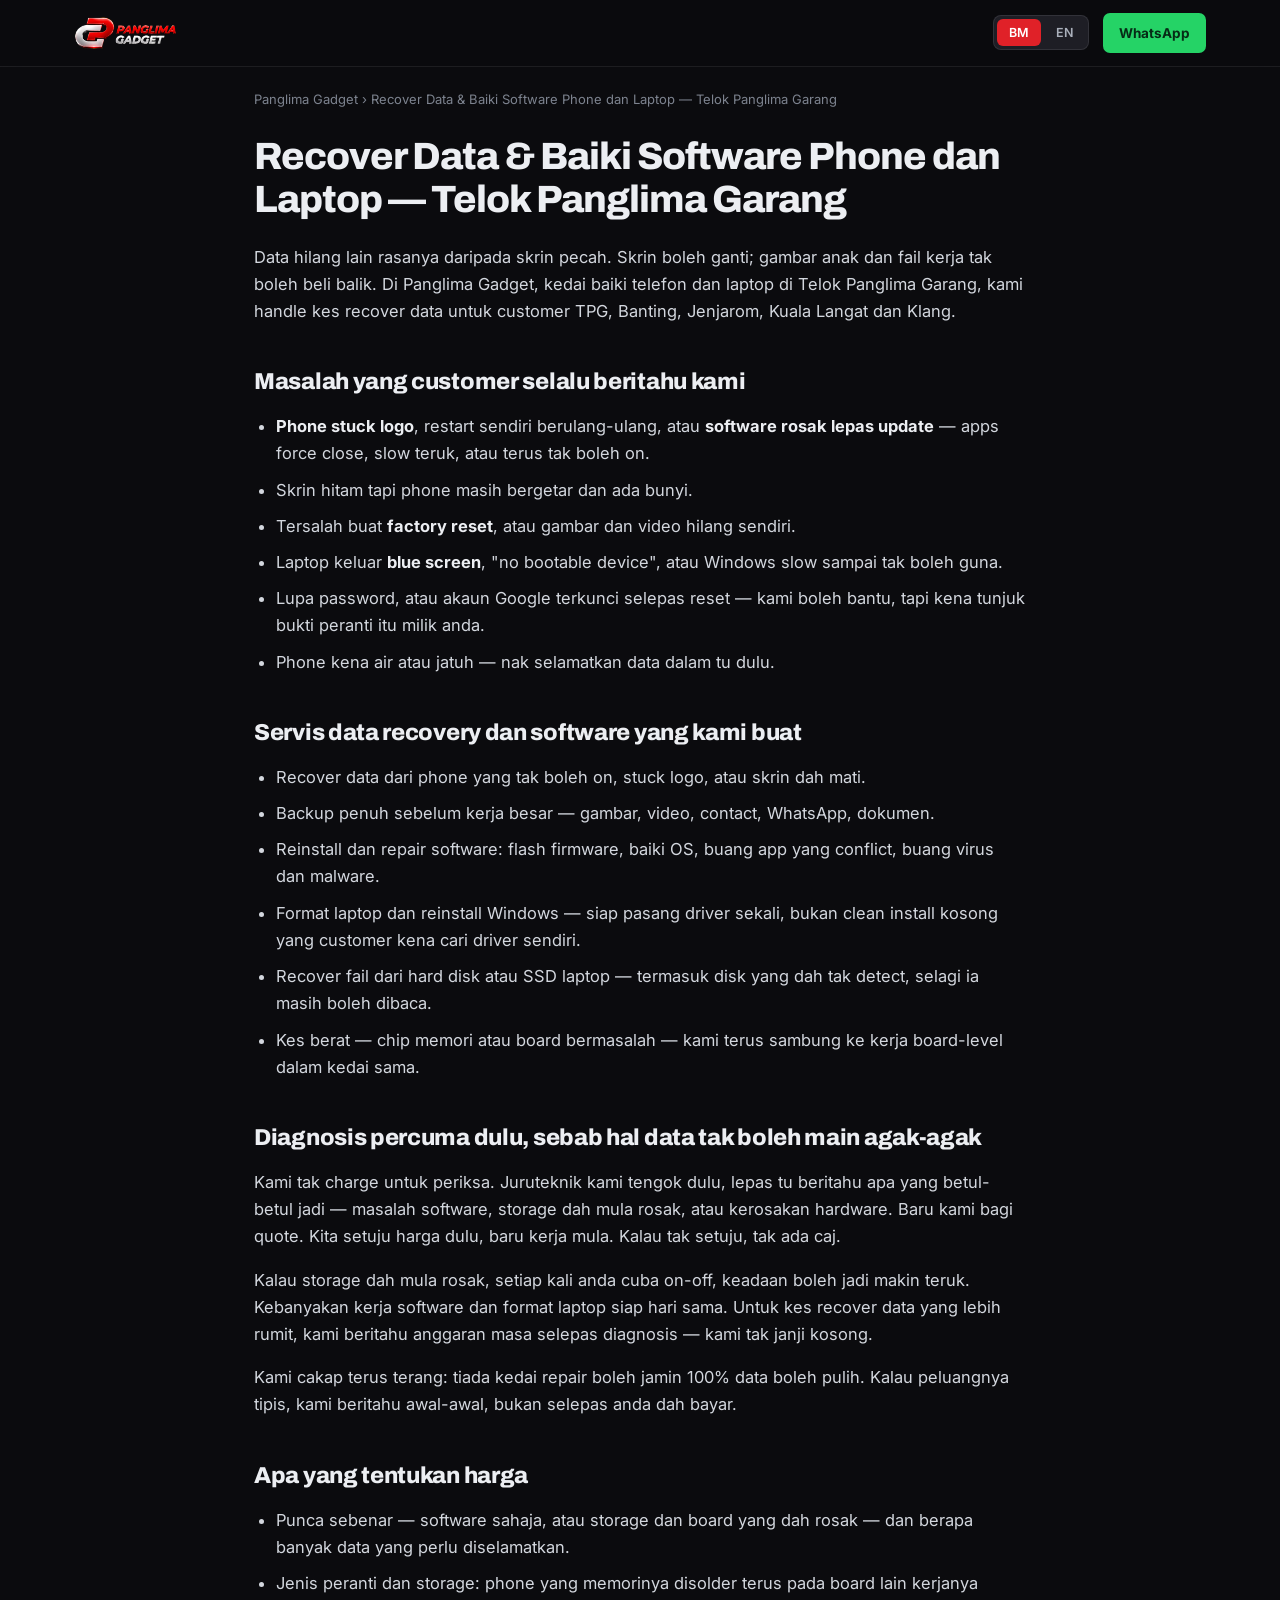
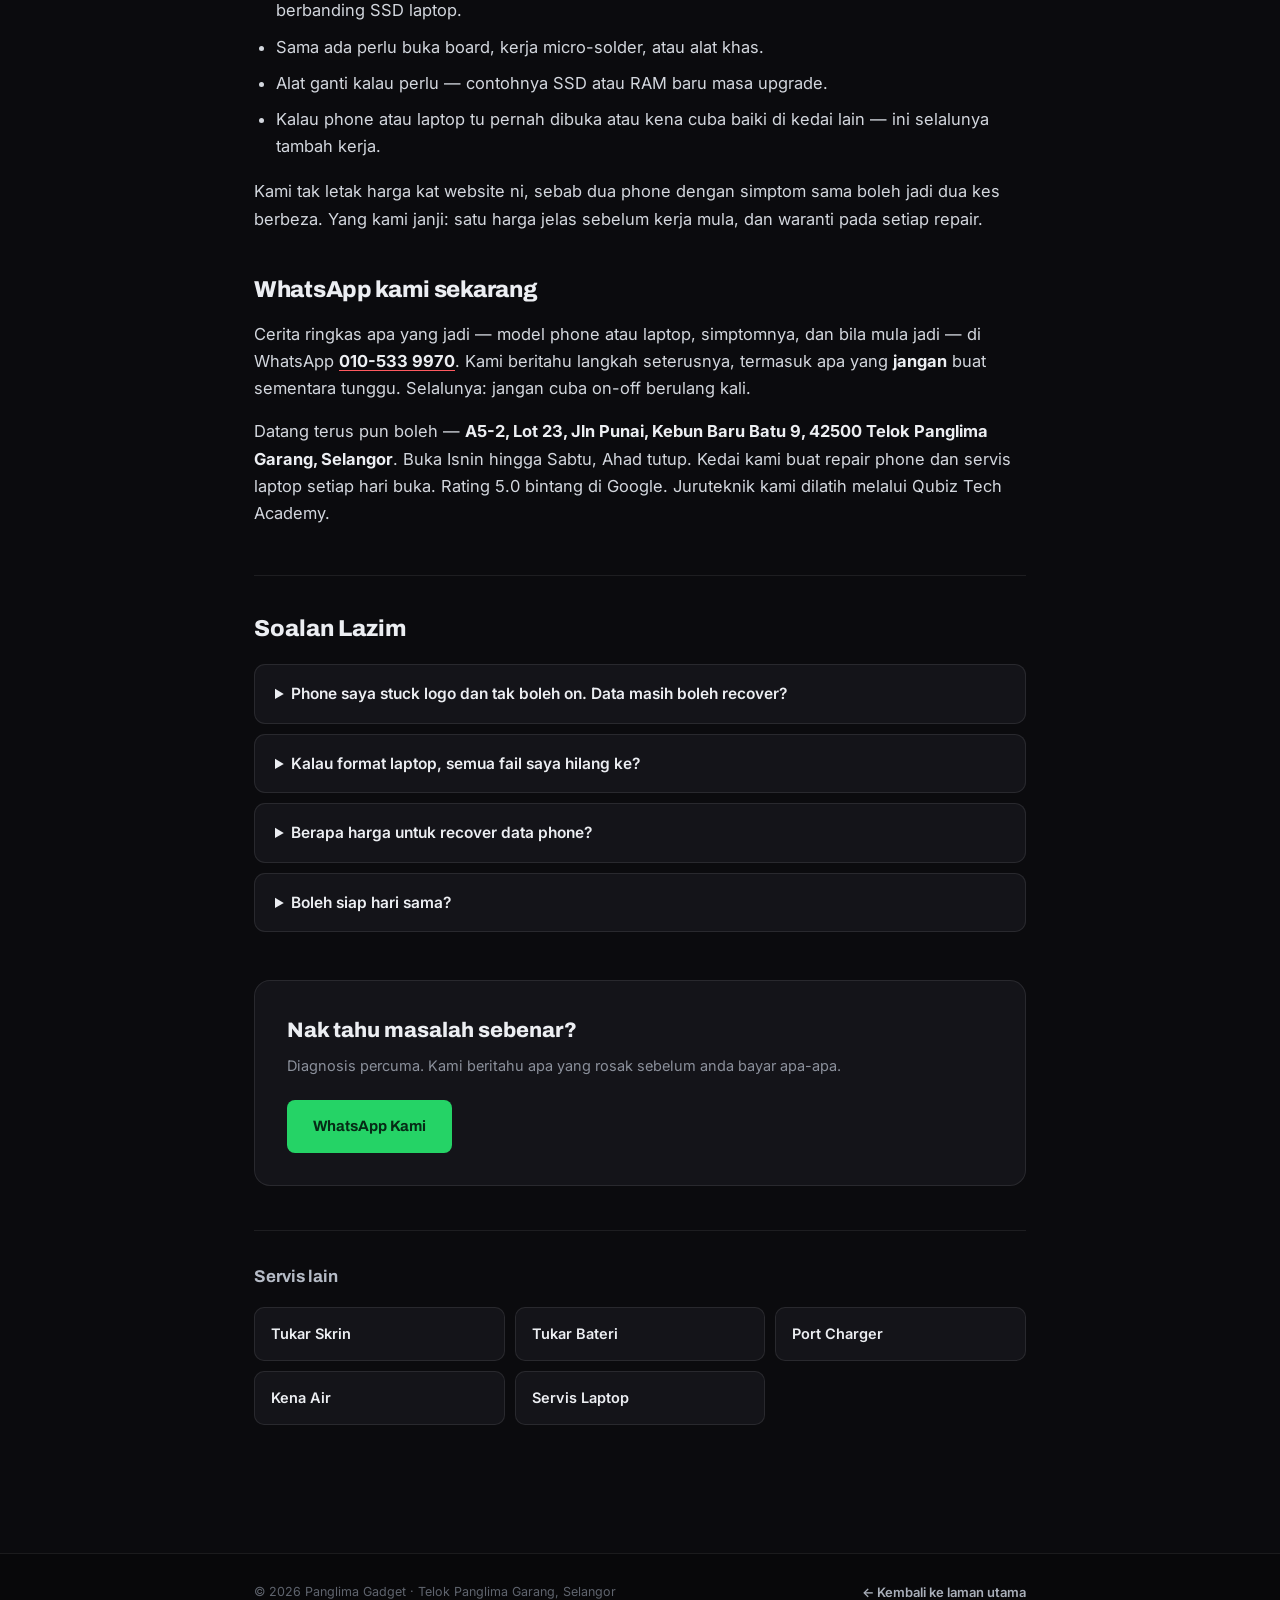
<file: data-perisian/index.html>
<!DOCTYPE html>
<html lang="ms">
<head>
<meta charset="utf-8">
<meta name="viewport" content="width=device-width, initial-scale=1">
<title>Recover Data &amp; Baiki Software Phone — Telok Panglima Garang</title>
<meta name="description" content="Recover data telefon, software rosak &amp; format laptop di Telok Panglima Garang. Diagnosis percuma, quote dulu sebelum kerja. WhatsApp 010-533 9970.">
<meta name="theme-color" content="#0b0b0e">
<link rel="canonical" href="https://panglimagadget.my/data-perisian/">
<meta property="og:type" content="website">
<meta property="og:site_name" content="Panglima Gadget">
<meta property="og:locale" content="ms_MY">
<meta property="og:url" content="https://panglimagadget.my/data-perisian/">
<meta property="og:title" content="Recover Data &amp; Baiki Software Phone — Telok Panglima Garang">
<meta property="og:description" content="Recover data telefon, software rosak &amp; format laptop di Telok Panglima Garang. Diagnosis percuma, quote dulu sebelum kerja. WhatsApp 010-533 9970.">
<meta property="og:image" content="https://panglimagadget.my/images/storefront.jpg">
<meta name="twitter:card" content="summary_large_image">
<link rel="icon" type="image/png" href="/images/favicon.png">
<link rel="apple-touch-icon" href="/images/apple-touch-icon.png">
<link rel="preconnect" href="https://fonts.googleapis.com">
<link rel="preconnect" href="https://fonts.gstatic.com" crossorigin>
<link href="https://fonts.googleapis.com/css2?family=Archivo:wght@500..900&family=Inter:wght@400..600&display=swap" rel="stylesheet">
<script type="application/ld+json">
{
  "@context": "https://schema.org",
  "@graph": [
    {
      "@type": "BreadcrumbList",
      "itemListElement": [
        {
          "@type": "ListItem",
          "position": 1,
          "name": "Panglima Gadget",
          "item": "https://panglimagadget.my/"
        },
        {
          "@type": "ListItem",
          "position": 2,
          "name": "Recover Data & Baiki Software Phone dan Laptop — Telok Panglima Garang",
          "item": "https://panglimagadget.my/data-perisian/"
        }
      ]
    },
    {
      "@type": "Service",
      "name": "Recover Data & Baiki Software Phone dan Laptop — Telok Panglima Garang",
      "serviceType": "Data Recovery & Software Repair — Telok Panglima Garang",
      "url": "https://panglimagadget.my/data-perisian/",
      "provider": {
        "@id": "https://panglimagadget.my/#business"
      },
      "areaServed": [
        {
          "@type": "City",
          "name": "Telok Panglima Garang"
        },
        {
          "@type": "City",
          "name": "Banting"
        },
        {
          "@type": "City",
          "name": "Jenjarom"
        },
        {
          "@type": "City",
          "name": "Kuala Langat"
        },
        {
          "@type": "City",
          "name": "Klang"
        }
      ]
    },
    {
      "@type": "FAQPage",
      "mainEntity": [
        {
          "@type": "Question",
          "name": "Phone saya stuck logo dan tak boleh on. Data masih boleh recover?",
          "acceptedAnswer": {
            "@type": "Answer",
            "text": "Selalunya boleh, terutama kalau puncanya software. Tapi kami tak akan jawab sebelum periksa. Bawa masuk untuk diagnosis percuma — kami beritahu apa yang betul-betul jadi dan berapa besar peluang data itu selamat. Sementara tu, jangan cuba on-off berulang kali sebab keadaan boleh jadi makin teruk."
          }
        },
        {
          "@type": "Question",
          "name": "Kalau format laptop, semua fail saya hilang ke?",
          "acceptedAnswer": {
            "@type": "Answer",
            "text": "Tak, kalau storage masih boleh dibaca. Kami backup dulu — dokumen, gambar, video, fail kerja — baru format dan reinstall Windows siap dengan driver. Kami sahkan dengan anda apa yang perlu di-backup sebelum kerja mula."
          }
        },
        {
          "@type": "Question",
          "name": "Berapa harga untuk recover data phone?",
          "acceptedAnswer": {
            "@type": "Answer",
            "text": "Bergantung pada punca sebenar, jenis peranti dan storage, berapa banyak data, dan sama ada perlu kerja board-level. Sebab tu kami tak letak harga kat website ni. Diagnosis percuma, dan anda dapat satu harga yang jelas sebelum kami mula kerja."
          }
        },
        {
          "@type": "Question",
          "name": "Boleh siap hari sama?",
          "acceptedAnswer": {
            "@type": "Answer",
            "text": "Kebanyakan kerja software dan format laptop memang siap hari sama. Untuk kes recover data yang lebih rumit, kami beritahu anggaran masa selepas diagnosis — kami tak janji kosong."
          }
        }
      ]
    }
  ]
}
</script>
<style>
  :root{
    --bg:#0b0b0e;--bg-alt:#0e0e12;--card:#141419;--row:#1e1e25;--footer:#08080a;
    --red:#e02128;--red-light:#ff5a60;--wa:#25d366;--wa-hover:#3ee87a;--wa-ink:#062b16;--green:#4ade80;
    --t1:#eceef2;--t2:#d3d7de;--t3:#b6bcc7;--t4:#a9afba;--t5:#8b909b;--t6:#7d838f;--t8:#5f646e;
    --b1:rgba(255,255,255,.08);--b2:rgba(255,255,255,.09);
    --sans:'Inter',system-ui,sans-serif;--head:'Archivo',system-ui,sans-serif;
  }
  *{box-sizing:border-box;}
  html,body{margin:0;padding:0;}
  body{background:var(--bg);color:var(--t1);font-family:var(--sans);-webkit-font-smoothing:antialiased;line-height:1.65;}
  a{color:inherit;text-decoration:none;transition:color .18s ease,background-color .18s ease,border-color .18s ease,transform .2s ease;}
  img{display:block;max-width:100%;}
  ::selection{background:var(--red);color:#fff;}
  .wrap{max-width:820px;margin:0 auto;padding:0 24px;}

  header{position:sticky;top:0;z-index:60;background:rgba(11,11,14,.9);backdrop-filter:blur(14px);
    -webkit-backdrop-filter:blur(14px);border-bottom:1px solid var(--b1);}
  .nav{max-width:1180px;margin:0 auto;padding:0 24px;height:66px;display:flex;align-items:center;justify-content:space-between;gap:16px;}
  .nav img{height:34px;width:auto;}
  .nav-right{display:flex;align-items:center;gap:14px;}
  .toggle{display:inline-flex;background:var(--row);border:1px solid var(--b2);border-radius:8px;padding:3px;gap:3px;}
  .toggle button{background:none;border:none;cursor:pointer;font-family:var(--sans);font-size:12.5px;font-weight:600;
    color:var(--t4);padding:6px 12px;border-radius:6px;}
  .toggle button[aria-pressed="true"]{background:var(--red);color:#fff;}
  .pill{display:inline-flex;align-items:center;background:var(--wa);color:var(--wa-ink);padding:9px 16px;
    border-radius:7px;font-weight:700;font-size:13.5px;white-space:nowrap;}
  .pill:hover{background:var(--wa-hover);}

  .crumb{padding:22px 0 0;font-size:13px;color:var(--t6);}
  .crumb a:hover{color:var(--red-light);}
  main{padding:8px 0 72px;}
  h1{font-family:var(--head);font-size:38px;font-weight:800;letter-spacing:-1px;line-height:1.12;margin:18px 0 22px;}
  article h2{font-family:var(--head);font-size:23px;font-weight:800;letter-spacing:-.3px;margin:38px 0 12px;}
  article p{font-size:16.5px;color:var(--t2);margin:0 0 16px;}
  article ul{margin:0 0 18px;padding-left:22px;color:var(--t2);font-size:16.5px;}
  article li{margin-bottom:9px;}
  article strong{color:var(--t1);}
  article a{color:var(--red-light);text-decoration:underline;text-underline-offset:3px;}

  .faq{margin-top:48px;padding-top:34px;border-top:1px solid var(--b1);}
  .faq h2{font-family:var(--head);font-size:23px;font-weight:800;margin:0 0 16px;}
  details{background:var(--card);border:1px solid var(--b2);border-radius:11px;padding:16px 20px;margin-bottom:10px;}
  details[open]{border-color:rgba(224,33,40,.4);}
  summary{cursor:pointer;font-weight:600;font-size:15.5px;color:var(--t1);}
  details p{margin:12px 0 0;font-size:15.5px;color:var(--t4);}

  .cta{margin-top:48px;background:var(--card);border:1px solid var(--b2);border-radius:16px;padding:32px;
    display:flex;align-items:center;justify-content:space-between;gap:22px;flex-wrap:wrap;}
  .cta h2{font-family:var(--head);font-size:21px;font-weight:800;margin:0 0 6px;}
  .cta p{margin:0;font-size:14.5px;color:var(--t5);}
  .btn-wa{display:inline-flex;align-items:center;gap:9px;background:var(--wa);color:var(--wa-ink);padding:14px 26px;
    border-radius:8px;font-weight:700;font-size:15px;font-family:var(--head);white-space:nowrap;}
  .btn-wa:hover{background:var(--wa-hover);transform:translateY(-2px);}

  .related{margin-top:44px;padding-top:32px;border-top:1px solid var(--b1);}
  .related h2{font-family:var(--head);font-size:17px;font-weight:700;margin:0 0 16px;color:var(--t3);}
  .related-grid{display:grid;grid-template-columns:repeat(auto-fill,minmax(200px,1fr));gap:10px;}
  .related a{display:block;background:var(--card);border:1px solid var(--b2);border-radius:10px;padding:14px 16px;font-size:14.5px;font-weight:600;}
  .related a:hover{border-color:rgba(224,33,40,.5);color:var(--red-light);}

  footer{background:var(--footer);border-top:1px solid var(--b1);margin-top:56px;}
  footer .wrap{padding:28px 24px;display:flex;align-items:center;justify-content:space-between;gap:16px;flex-wrap:wrap;}
  .copy{font-size:12.5px;color:var(--t8);}
  footer a{font-size:13px;font-weight:600;color:var(--t4);}
  footer a:hover{color:var(--red-light);}

  [hidden]{display:none !important;}
  @media (max-width:600px){
    h1{font-size:28px;}
    .nav-right .pill{display:none;}
    article p,article ul{font-size:16px;}
  }
</style>
</head>
<body>

<header>
  <div class="nav">
    <a href="/" aria-label="Panglima Gadget"><img src="/images/panglima-gadget-header-logo-transparent.png" alt="Panglima Gadget"></a>
    <div class="nav-right">
      <div class="toggle" role="group" aria-label="Language">
        <button id="btnBm" aria-pressed="true">BM</button>
        <button id="btnEn" aria-pressed="false">EN</button>
      </div>
      <a class="pill" id="waTop" target="_blank" rel="noopener">WhatsApp</a>
    </div>
  </div>
</header>

<div class="wrap">
  <div class="crumb"><a href="/">Panglima Gadget</a> › <span data-lang-bm>Recover Data &amp; Baiki Software Phone dan Laptop — Telok Panglima Garang</span><span data-lang-en hidden>Data Recovery &amp; Software Repair for Phones and Laptops — Telok Panglima Garang</span></div>
</div>

<main>
  <div class="wrap">
    <h1><span data-lang-bm>Recover Data &amp; Baiki Software Phone dan Laptop — Telok Panglima Garang</span><span data-lang-en hidden>Data Recovery &amp; Software Repair for Phones and Laptops — Telok Panglima Garang</span></h1>

    <article data-lang-bm>
<p>Data hilang lain rasanya daripada skrin pecah. Skrin boleh ganti; gambar anak dan fail kerja tak boleh beli balik. Di Panglima Gadget, kedai baiki telefon dan laptop di Telok Panglima Garang, kami handle kes recover data untuk customer TPG, Banting, Jenjarom, Kuala Langat dan Klang.</p>

<h2>Masalah yang customer selalu beritahu kami</h2>
<ul>
<li><strong>Phone stuck logo</strong>, restart sendiri berulang-ulang, atau <strong>software rosak lepas update</strong> — apps force close, slow teruk, atau terus tak boleh on.</li>
<li>Skrin hitam tapi phone masih bergetar dan ada bunyi.</li>
<li>Tersalah buat <strong>factory reset</strong>, atau gambar dan video hilang sendiri.</li>
<li>Laptop keluar <strong>blue screen</strong>, "no bootable device", atau Windows slow sampai tak boleh guna.</li>
<li>Lupa password, atau akaun Google terkunci selepas reset — kami boleh bantu, tapi kena tunjuk bukti peranti itu milik anda.</li>
<li>Phone kena air atau jatuh — nak selamatkan data dalam tu dulu.</li>
</ul>

<h2>Servis data recovery dan software yang kami buat</h2>
<ul>
<li>Recover data dari phone yang tak boleh on, stuck logo, atau skrin dah mati.</li>
<li>Backup penuh sebelum kerja besar — gambar, video, contact, WhatsApp, dokumen.</li>
<li>Reinstall dan repair software: flash firmware, baiki OS, buang app yang conflict, buang virus dan malware.</li>
<li>Format laptop dan reinstall Windows — siap pasang driver sekali, bukan clean install kosong yang customer kena cari driver sendiri.</li>
<li>Recover fail dari hard disk atau SSD laptop — termasuk disk yang dah tak detect, selagi ia masih boleh dibaca.</li>
<li>Kes berat — chip memori atau board bermasalah — kami terus sambung ke kerja board-level dalam kedai sama.</li>
</ul>

<h2>Diagnosis percuma dulu, sebab hal data tak boleh main agak-agak</h2>
<p>Kami tak charge untuk periksa. Juruteknik kami tengok dulu, lepas tu beritahu apa yang betul-betul jadi — masalah software, storage dah mula rosak, atau kerosakan hardware. Baru kami bagi quote. Kita setuju harga dulu, baru kerja mula. Kalau tak setuju, tak ada caj.</p>
<p>Kalau storage dah mula rosak, setiap kali anda cuba on-off, keadaan boleh jadi makin teruk. Kebanyakan kerja software dan format laptop siap hari sama. Untuk kes recover data yang lebih rumit, kami beritahu anggaran masa selepas diagnosis — kami tak janji kosong.</p>
<p>Kami cakap terus terang: tiada kedai repair boleh jamin 100% data boleh pulih. Kalau peluangnya tipis, kami beritahu awal-awal, bukan selepas anda dah bayar.</p>

<h2>Apa yang tentukan harga</h2>
<ul>
<li>Punca sebenar — software sahaja, atau storage dan board yang dah rosak — dan berapa banyak data yang perlu diselamatkan.</li>
<li>Jenis peranti dan storage: phone yang memorinya disolder terus pada board lain kerjanya berbanding SSD laptop.</li>
<li>Sama ada perlu buka board, kerja micro-solder, atau alat khas.</li>
<li>Alat ganti kalau perlu — contohnya SSD atau RAM baru masa upgrade.</li>
<li>Kalau phone atau laptop tu pernah dibuka atau kena cuba baiki di kedai lain — ini selalunya tambah kerja.</li>
</ul>
<p>Kami tak letak harga kat website ni, sebab dua phone dengan simptom sama boleh jadi dua kes berbeza. Yang kami janji: satu harga jelas sebelum kerja mula, dan waranti pada setiap repair.</p>

<h2>WhatsApp kami sekarang</h2>
<p>Cerita ringkas apa yang jadi — model phone atau laptop, simptomnya, dan bila mula jadi — di WhatsApp <a href="https://api.whatsapp.com/send?phone=60105339970&amp;text=Hi%20Panglima%20Gadget%2C%20data%20saya%20hilang%20%E2%80%94%20boleh%20tolong%20semak%3F" target="_blank" rel="noopener"><strong>010-533 9970</strong></a>. Kami beritahu langkah seterusnya, termasuk apa yang <strong>jangan</strong> buat sementara tunggu. Selalunya: jangan cuba on-off berulang kali.</p>
<p>Datang terus pun boleh — <strong>A5-2, Lot 23, Jln Punai, Kebun Baru Batu 9, 42500 Telok Panglima Garang, Selangor</strong>. Buka Isnin hingga Sabtu, Ahad tutup. Kedai kami buat repair phone dan servis laptop setiap hari buka. Rating 5.0 bintang di Google. Juruteknik kami dilatih melalui Qubiz Tech Academy.</p>
    </article>
    <article data-lang-en hidden>
<p>Losing data is not like cracking a screen. A screen can be replaced; your kid's photos and work files cannot. At Panglima Gadget, a phone and laptop repair shop in Telok Panglima Garang, we handle data recovery cases for customers from TPG, Banting, Jenjarom, Kuala Langat and Klang.</p>

<h2>What customers usually tell us</h2>
<ul>
<li><strong>Phone stuck on the logo</strong>, restarting over and over, or <strong>software broken after an update</strong> — apps force closing, very slow, or it won't turn on.</li>
<li>Black screen, but the phone still vibrates and makes sounds.</li>
<li>An accidental <strong>factory reset</strong>, or photos and videos disappearing on their own.</li>
<li>Laptop showing a <strong>blue screen</strong>, "no bootable device", or Windows too slow to use.</li>
<li>A forgotten password, or a Google account locked after a reset — we can help, but you'll need to show proof the device is yours.</li>
<li>Water damage or a bad drop — save the data inside first.</li>
</ul>

<h2>The data recovery and software work we do</h2>
<ul>
<li>Recover data from phones that won't power on, are stuck on the logo, or have a dead screen.</li>
<li>Take a full backup before major work — photos, videos, contacts, WhatsApp, documents.</li>
<li>Reinstall and repair software: firmware flashing, OS repair, removing apps that conflict, clearing viruses and malware.</li>
<li>Format laptops and reinstall Windows with the drivers installed too — not a bare clean install that leaves you hunting for drivers.</li>
<li>Recover files from laptop hard disks and SSDs — including drives that no longer show up, if they can still be read.</li>
<li>Harder cases — a failing memory chip or a damaged board — go straight to board-level work in the same shop.</li>
</ul>

<h2>Free diagnosis first, because data is not something to guess at</h2>
<p>We don't charge to check. Our technician looks first, then tells you what is actually wrong — a software problem, failing storage, or hardware damage. Then we quote. We agree the price first, then work starts. If you don't agree, there's no charge.</p>
<p>If the storage is already failing, every extra power-on attempt can make it worse. Most software jobs and laptop formats finish the same day. For harder recovery cases we give a realistic timeframe after the diagnosis — no empty promises.</p>
<p>We'll always say it straight: no repair shop can guarantee 100% data recovery. If the odds are poor, we tell you up front, not after you've paid.</p>

<h2>What decides the price</h2>
<ul>
<li>The real cause — software only, or failing storage and board damage — and how much data has to be saved.</li>
<li>The device and storage type: a phone with memory soldered straight onto the board is a different job from a laptop SSD.</li>
<li>Whether the board has to come out, and whether micro-soldering or special tools are needed.</li>
<li>Any parts required — a new SSD or RAM during an upgrade, for example.</li>
<li>Whether the phone or laptop has already been opened or attempted at another shop — that usually adds work.</li>
</ul>
<p>We don't put prices on this website, because two phones with identical symptoms can be very different jobs. What we promise: one clear price before work starts, and a warranty on every repair.</p>

<h2>WhatsApp us now</h2>
<p>Send a short description of what happened — the phone or laptop model, the symptoms, and when it started — on WhatsApp <a href="https://api.whatsapp.com/send?phone=60105339970&amp;text=Hi%20Panglima%20Gadget%2C%20data%20saya%20hilang%20%E2%80%94%20boleh%20tolong%20semak%3F" target="_blank" rel="noopener"><strong>010-533 9970</strong></a>. We'll tell you the next step, including what <strong>not</strong> to do while you wait. Usually: don't keep switching it on and off.</p>
<p>Walk-ins are welcome too — <strong>A5-2, Lot 23, Jln Punai, Kebun Baru Batu 9, 42500 Telok Panglima Garang, Selangor</strong>. Open Monday to Saturday, closed Sunday. Our shop handles phone repairs and laptop servicing every day we're open. 5.0-star Google rating. Our technicians are trained through Qubiz Tech Academy.</p>
    </article>

    <section class="faq" data-lang-bm>
      <h2>Soalan Lazim</h2>
      <details><summary>Phone saya stuck logo dan tak boleh on. Data masih boleh recover?</summary><p>Selalunya boleh, terutama kalau puncanya software. Tapi kami tak akan jawab sebelum periksa. Bawa masuk untuk diagnosis percuma — kami beritahu apa yang betul-betul jadi dan berapa besar peluang data itu selamat. Sementara tu, jangan cuba on-off berulang kali sebab keadaan boleh jadi makin teruk.</p></details>
      <details><summary>Kalau format laptop, semua fail saya hilang ke?</summary><p>Tak, kalau storage masih boleh dibaca. Kami backup dulu — dokumen, gambar, video, fail kerja — baru format dan reinstall Windows siap dengan driver. Kami sahkan dengan anda apa yang perlu di-backup sebelum kerja mula.</p></details>
      <details><summary>Berapa harga untuk recover data phone?</summary><p>Bergantung pada punca sebenar, jenis peranti dan storage, berapa banyak data, dan sama ada perlu kerja board-level. Sebab tu kami tak letak harga kat website ni. Diagnosis percuma, dan anda dapat satu harga yang jelas sebelum kami mula kerja.</p></details>
      <details><summary>Boleh siap hari sama?</summary><p>Kebanyakan kerja software dan format laptop memang siap hari sama. Untuk kes recover data yang lebih rumit, kami beritahu anggaran masa selepas diagnosis — kami tak janji kosong.</p></details>
    </section>

    <div class="cta">
      <div>
        <h2><span data-lang-bm>Nak tahu masalah sebenar?</span><span data-lang-en hidden>Want to know the real fault?</span></h2>
        <p><span data-lang-bm>Diagnosis percuma. Kami beritahu apa yang rosak sebelum anda bayar apa-apa.</span><span data-lang-en hidden>Free diagnostics. We tell you what's wrong before you pay anything.</span></p>
      </div>
      <a class="btn-wa" id="waCta" target="_blank" rel="noopener">
        <span data-lang-bm>WhatsApp Kami</span><span data-lang-en hidden>WhatsApp Us</span>
      </a>
    </div>

    <div class="related">
      <h2><span data-lang-bm>Servis lain</span><span data-lang-en hidden>Other services</span></h2>
      <div class="related-grid">
        <a href="/tukar-skrin/"><span data-lang-bm>Tukar Skrin</span><span data-lang-en hidden>Screen Replacement</span></a>
        <a href="/ganti-bateri/"><span data-lang-bm>Tukar Bateri</span><span data-lang-en hidden>Battery Replacement</span></a>
        <a href="/port-pengecas/"><span data-lang-bm>Port Charger</span><span data-lang-en hidden>Charging Port</span></a>
        <a href="/kerosakan-air/"><span data-lang-bm>Kena Air</span><span data-lang-en hidden>Water Damage</span></a>
        <a href="/servis-laptop/"><span data-lang-bm>Servis Laptop</span><span data-lang-en hidden>Laptop Service</span></a>
      </div>
    </div>
  </div>
</main>

<footer>
  <div class="wrap">
    <div class="copy">© 2026 Panglima Gadget · Telok Panglima Garang, Selangor</div>
    <a href="/"><span data-lang-bm>← Kembali ke laman utama</span><span data-lang-en hidden>← Back to home</span></a>
  </div>
</footer>

<script>
(function(){
  "use strict";
  var WA="60105339970";
  var MSG={bm:"Hi Panglima Gadget, saya nak tanya pasal Recover Data & Baiki Software Phone dan Laptop — Telok Pangl.",
           en:"Hi Panglima Gadget, I'd like to ask about a repair."};
  function waLink(m){return "https://api.whatsapp.com/send?phone="+WA+"&text="+encodeURIComponent(m);}

  var lang="bm";
  try{var s=localStorage.getItem("pg_lang"); if(s==="bm"||s==="en") lang=s;}catch(e){}

  var btnBm=document.getElementById("btnBm"), btnEn=document.getElementById("btnEn");

  function apply(){
    document.documentElement.lang = lang==="bm" ? "ms" : "en";
    var bm=document.querySelectorAll("[data-lang-bm]"), en=document.querySelectorAll("[data-lang-en]");
    for(var i=0;i<bm.length;i++) bm[i].hidden = (lang!=="bm");
    for(var j=0;j<en.length;j++) en[j].hidden = (lang!=="en");
    btnBm.setAttribute("aria-pressed", lang==="bm"?"true":"false");
    btnEn.setAttribute("aria-pressed", lang==="en"?"true":"false");
    var href=waLink(MSG[lang]||MSG.bm);
    document.getElementById("waTop").href=href;
    document.getElementById("waCta").href=href;
  }
  function set(l){ lang=l; try{localStorage.setItem("pg_lang",l);}catch(e){} apply(); }
  btnBm.addEventListener("click",function(){set("bm");});
  btnEn.addEventListener("click",function(){set("en");});
  apply();
})();
</script>
</body>
</html>
</file>
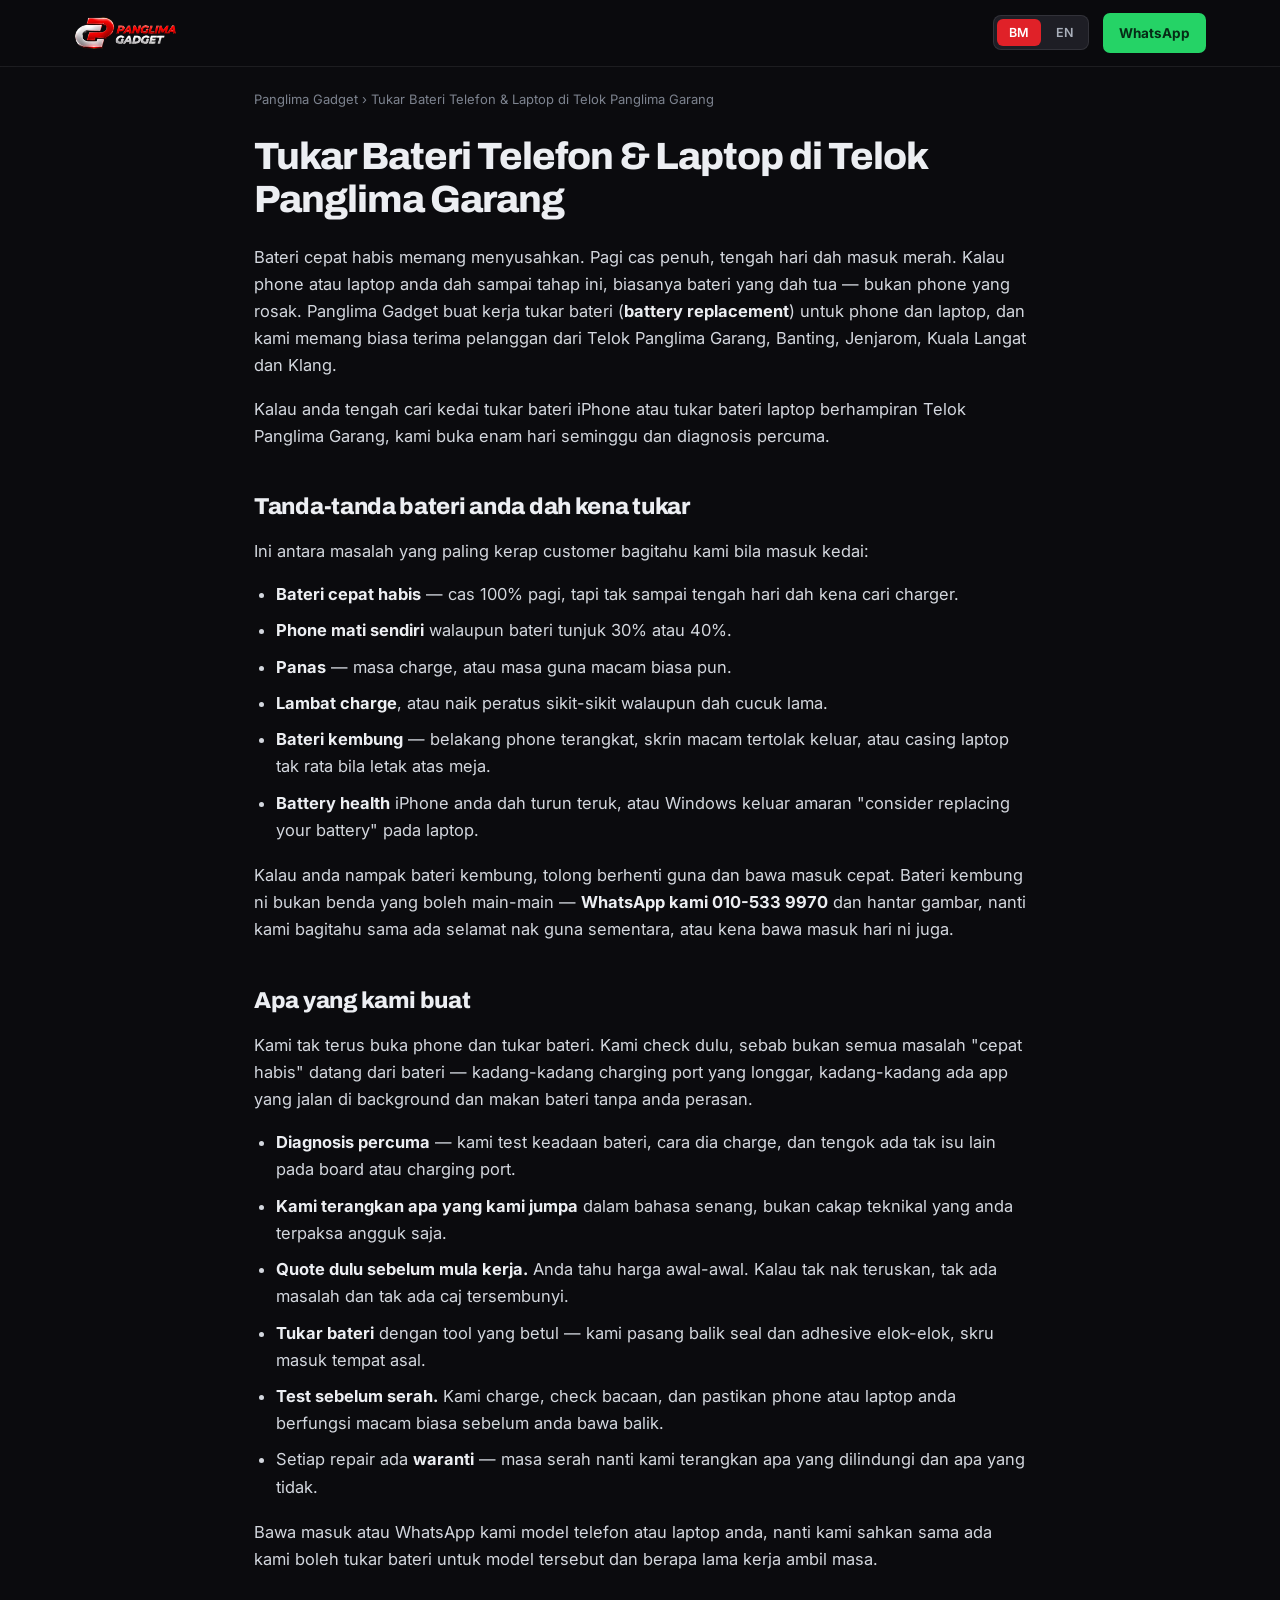
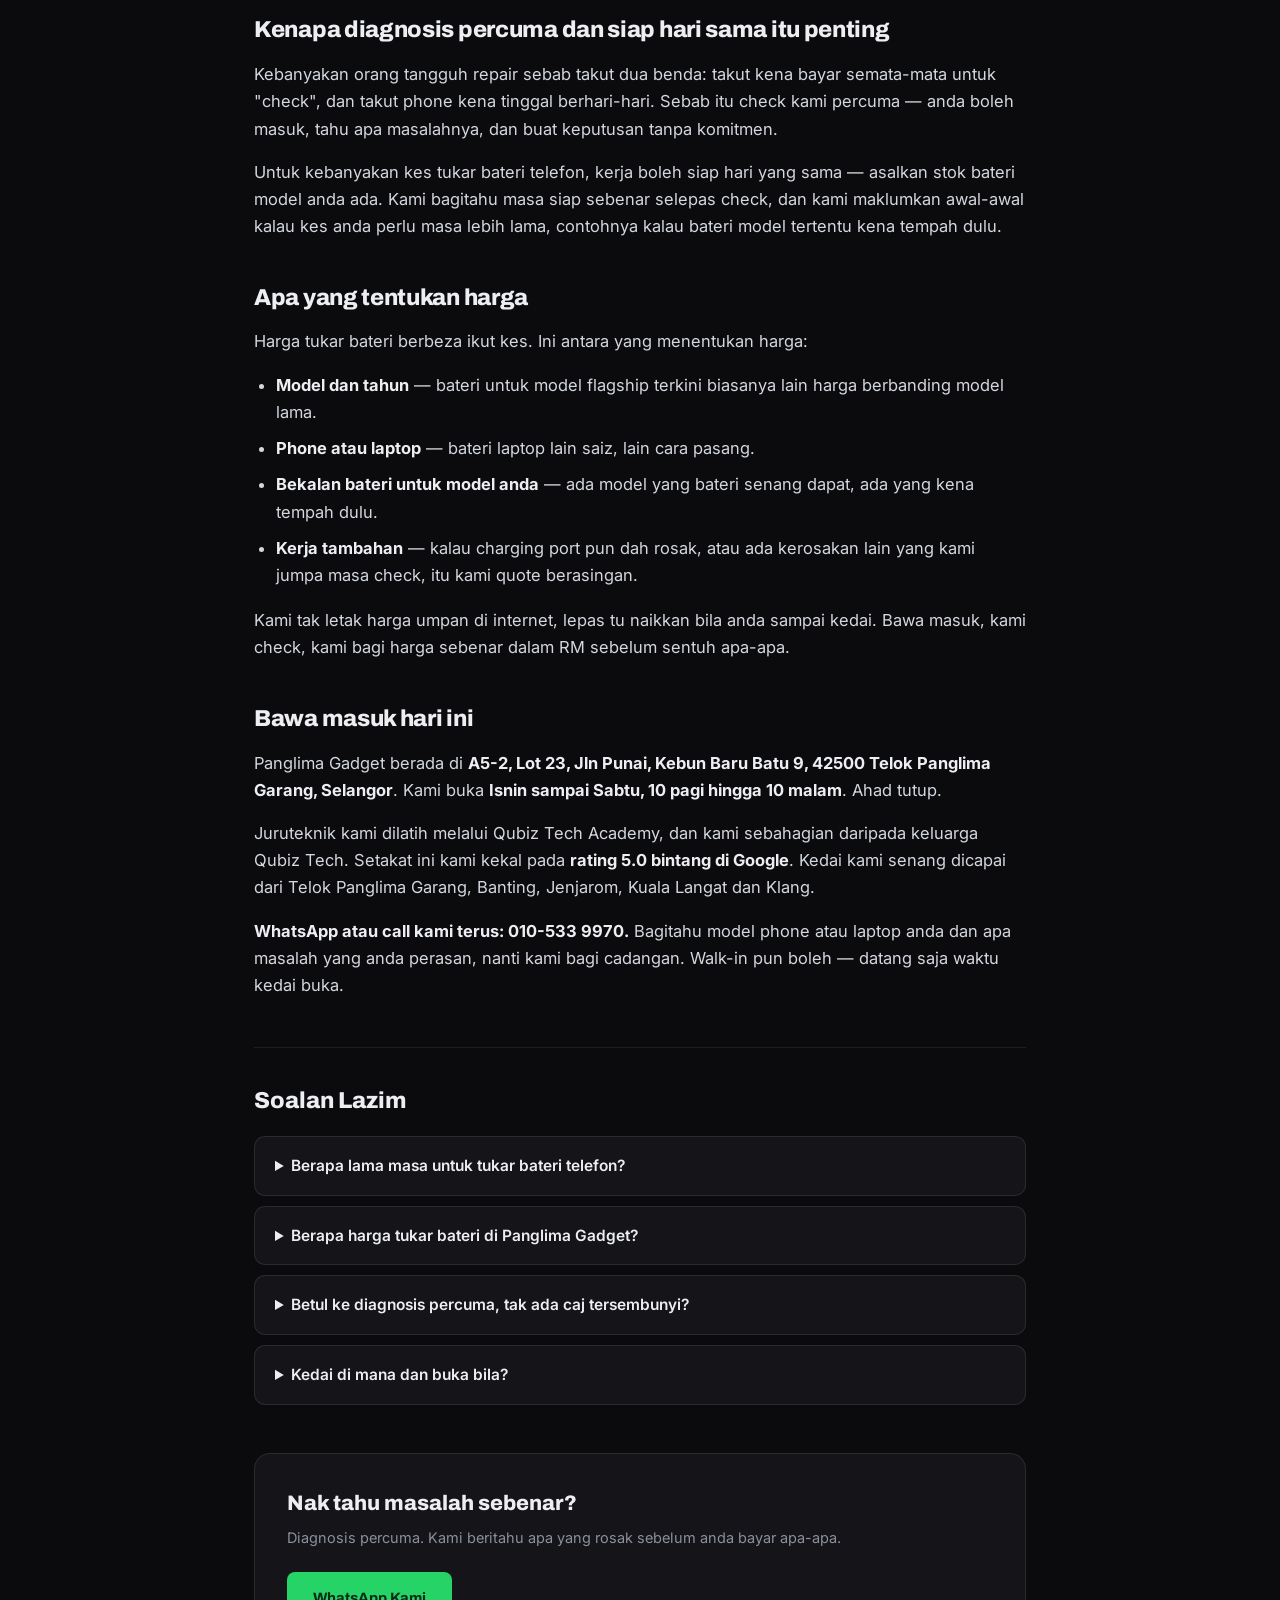
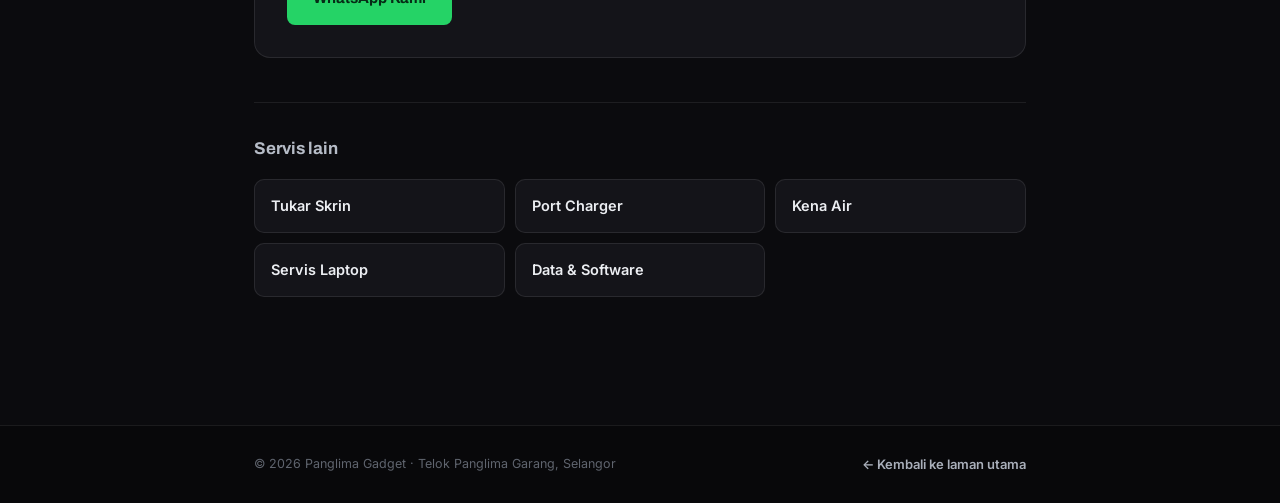
<file: ganti-bateri/index.html>
<!DOCTYPE html>
<html lang="ms">
<head>
<meta charset="utf-8">
<meta name="viewport" content="width=device-width, initial-scale=1">
<title>Tukar Bateri Phone &amp; Laptop | Telok Panglima Garang</title>
<meta name="description" content="Bateri cepat habis? Panglima Gadget tukar bateri telefon &amp; laptop di Telok Panglima Garang. Diagnosis percuma, quote dulu. WhatsApp 010-533 9970.">
<meta name="theme-color" content="#0b0b0e">
<link rel="canonical" href="https://panglimagadget.my/ganti-bateri/">
<meta property="og:type" content="website">
<meta property="og:site_name" content="Panglima Gadget">
<meta property="og:locale" content="ms_MY">
<meta property="og:url" content="https://panglimagadget.my/ganti-bateri/">
<meta property="og:title" content="Tukar Bateri Phone &amp; Laptop | Telok Panglima Garang">
<meta property="og:description" content="Bateri cepat habis? Panglima Gadget tukar bateri telefon &amp; laptop di Telok Panglima Garang. Diagnosis percuma, quote dulu. WhatsApp 010-533 9970.">
<meta property="og:image" content="https://panglimagadget.my/images/storefront.jpg">
<meta name="twitter:card" content="summary_large_image">
<link rel="icon" type="image/png" href="/images/favicon.png">
<link rel="apple-touch-icon" href="/images/apple-touch-icon.png">
<link rel="preconnect" href="https://fonts.googleapis.com">
<link rel="preconnect" href="https://fonts.gstatic.com" crossorigin>
<link href="https://fonts.googleapis.com/css2?family=Archivo:wght@500..900&family=Inter:wght@400..600&display=swap" rel="stylesheet">
<script type="application/ld+json">
{
  "@context": "https://schema.org",
  "@graph": [
    {
      "@type": "BreadcrumbList",
      "itemListElement": [
        {
          "@type": "ListItem",
          "position": 1,
          "name": "Panglima Gadget",
          "item": "https://panglimagadget.my/"
        },
        {
          "@type": "ListItem",
          "position": 2,
          "name": "Tukar Bateri Telefon & Laptop di Telok Panglima Garang",
          "item": "https://panglimagadget.my/ganti-bateri/"
        }
      ]
    },
    {
      "@type": "Service",
      "name": "Tukar Bateri Telefon & Laptop di Telok Panglima Garang",
      "serviceType": "Phone & Laptop Battery Replacement, Telok Panglima Garang | Panglima Gadget",
      "url": "https://panglimagadget.my/ganti-bateri/",
      "provider": {
        "@id": "https://panglimagadget.my/#business"
      },
      "areaServed": [
        {
          "@type": "City",
          "name": "Telok Panglima Garang"
        },
        {
          "@type": "City",
          "name": "Banting"
        },
        {
          "@type": "City",
          "name": "Jenjarom"
        },
        {
          "@type": "City",
          "name": "Kuala Langat"
        },
        {
          "@type": "City",
          "name": "Klang"
        }
      ]
    },
    {
      "@type": "FAQPage",
      "mainEntity": [
        {
          "@type": "Question",
          "name": "Berapa lama masa untuk tukar bateri telefon?",
          "acceptedAnswer": {
            "@type": "Answer",
            "text": "Untuk kebanyakan kes tukar bateri, kerja boleh siap hari yang sama — asalkan stok bateri untuk model anda ada. Kami bagitahu masa siap sebenar selepas check. Kalau bateri kena tempah dulu, atau ada kerosakan lain yang kena betulkan sekali, kami maklumkan awal-awal supaya anda tak tertunggu."
          }
        },
        {
          "@type": "Question",
          "name": "Berapa harga tukar bateri di Panglima Gadget?",
          "acceptedAnswer": {
            "@type": "Answer",
            "text": "Harga bergantung pada model dan tahun peranti, sama ada phone atau laptop, bekalan bateri untuk model tersebut, dan ada tak kerja tambahan seperti charging port. Sebab itu kami buat diagnosis percuma dan bagi quote dalam RM sebelum mula kerja — anda tahu harga sebenar sebelum bersetuju."
          }
        },
        {
          "@type": "Question",
          "name": "Betul ke diagnosis percuma, tak ada caj tersembunyi?",
          "acceptedAnswer": {
            "@type": "Answer",
            "text": "Betul. Kami check peranti anda dan terangkan apa masalahnya tanpa caj. Kalau anda tak nak teruskan repair selepas dengar quote, anda boleh bawa balik peranti anda tanpa bayar apa-apa."
          }
        },
        {
          "@type": "Question",
          "name": "Kedai di mana dan buka bila?",
          "acceptedAnswer": {
            "@type": "Answer",
            "text": "Kami di A5-2, Lot 23, Jln Punai, Kebun Baru Batu 9, 42500 Telok Panglima Garang, Selangor — senang dicapai untuk pelanggan dari Banting, Jenjarom, Kuala Langat dan Klang. Buka Isnin sampai Sabtu, 10 pagi hingga 10 malam. Ahad tutup. WhatsApp 010-533 9970."
          }
        }
      ]
    }
  ]
}
</script>
<style>
  :root{
    --bg:#0b0b0e;--bg-alt:#0e0e12;--card:#141419;--row:#1e1e25;--footer:#08080a;
    --red:#e02128;--red-light:#ff5a60;--wa:#25d366;--wa-hover:#3ee87a;--wa-ink:#062b16;--green:#4ade80;
    --t1:#eceef2;--t2:#d3d7de;--t3:#b6bcc7;--t4:#a9afba;--t5:#8b909b;--t6:#7d838f;--t8:#5f646e;
    --b1:rgba(255,255,255,.08);--b2:rgba(255,255,255,.09);
    --sans:'Inter',system-ui,sans-serif;--head:'Archivo',system-ui,sans-serif;
  }
  *{box-sizing:border-box;}
  html,body{margin:0;padding:0;}
  body{background:var(--bg);color:var(--t1);font-family:var(--sans);-webkit-font-smoothing:antialiased;line-height:1.65;}
  a{color:inherit;text-decoration:none;transition:color .18s ease,background-color .18s ease,border-color .18s ease,transform .2s ease;}
  img{display:block;max-width:100%;}
  ::selection{background:var(--red);color:#fff;}
  .wrap{max-width:820px;margin:0 auto;padding:0 24px;}

  header{position:sticky;top:0;z-index:60;background:rgba(11,11,14,.9);backdrop-filter:blur(14px);
    -webkit-backdrop-filter:blur(14px);border-bottom:1px solid var(--b1);}
  .nav{max-width:1180px;margin:0 auto;padding:0 24px;height:66px;display:flex;align-items:center;justify-content:space-between;gap:16px;}
  .nav img{height:34px;width:auto;}
  .nav-right{display:flex;align-items:center;gap:14px;}
  .toggle{display:inline-flex;background:var(--row);border:1px solid var(--b2);border-radius:8px;padding:3px;gap:3px;}
  .toggle button{background:none;border:none;cursor:pointer;font-family:var(--sans);font-size:12.5px;font-weight:600;
    color:var(--t4);padding:6px 12px;border-radius:6px;}
  .toggle button[aria-pressed="true"]{background:var(--red);color:#fff;}
  .pill{display:inline-flex;align-items:center;background:var(--wa);color:var(--wa-ink);padding:9px 16px;
    border-radius:7px;font-weight:700;font-size:13.5px;white-space:nowrap;}
  .pill:hover{background:var(--wa-hover);}

  .crumb{padding:22px 0 0;font-size:13px;color:var(--t6);}
  .crumb a:hover{color:var(--red-light);}
  main{padding:8px 0 72px;}
  h1{font-family:var(--head);font-size:38px;font-weight:800;letter-spacing:-1px;line-height:1.12;margin:18px 0 22px;}
  article h2{font-family:var(--head);font-size:23px;font-weight:800;letter-spacing:-.3px;margin:38px 0 12px;}
  article p{font-size:16.5px;color:var(--t2);margin:0 0 16px;}
  article ul{margin:0 0 18px;padding-left:22px;color:var(--t2);font-size:16.5px;}
  article li{margin-bottom:9px;}
  article strong{color:var(--t1);}
  article a{color:var(--red-light);text-decoration:underline;text-underline-offset:3px;}

  .faq{margin-top:48px;padding-top:34px;border-top:1px solid var(--b1);}
  .faq h2{font-family:var(--head);font-size:23px;font-weight:800;margin:0 0 16px;}
  details{background:var(--card);border:1px solid var(--b2);border-radius:11px;padding:16px 20px;margin-bottom:10px;}
  details[open]{border-color:rgba(224,33,40,.4);}
  summary{cursor:pointer;font-weight:600;font-size:15.5px;color:var(--t1);}
  details p{margin:12px 0 0;font-size:15.5px;color:var(--t4);}

  .cta{margin-top:48px;background:var(--card);border:1px solid var(--b2);border-radius:16px;padding:32px;
    display:flex;align-items:center;justify-content:space-between;gap:22px;flex-wrap:wrap;}
  .cta h2{font-family:var(--head);font-size:21px;font-weight:800;margin:0 0 6px;}
  .cta p{margin:0;font-size:14.5px;color:var(--t5);}
  .btn-wa{display:inline-flex;align-items:center;gap:9px;background:var(--wa);color:var(--wa-ink);padding:14px 26px;
    border-radius:8px;font-weight:700;font-size:15px;font-family:var(--head);white-space:nowrap;}
  .btn-wa:hover{background:var(--wa-hover);transform:translateY(-2px);}

  .related{margin-top:44px;padding-top:32px;border-top:1px solid var(--b1);}
  .related h2{font-family:var(--head);font-size:17px;font-weight:700;margin:0 0 16px;color:var(--t3);}
  .related-grid{display:grid;grid-template-columns:repeat(auto-fill,minmax(200px,1fr));gap:10px;}
  .related a{display:block;background:var(--card);border:1px solid var(--b2);border-radius:10px;padding:14px 16px;font-size:14.5px;font-weight:600;}
  .related a:hover{border-color:rgba(224,33,40,.5);color:var(--red-light);}

  footer{background:var(--footer);border-top:1px solid var(--b1);margin-top:56px;}
  footer .wrap{padding:28px 24px;display:flex;align-items:center;justify-content:space-between;gap:16px;flex-wrap:wrap;}
  .copy{font-size:12.5px;color:var(--t8);}
  footer a{font-size:13px;font-weight:600;color:var(--t4);}
  footer a:hover{color:var(--red-light);}

  [hidden]{display:none !important;}
  @media (max-width:600px){
    h1{font-size:28px;}
    .nav-right .pill{display:none;}
    article p,article ul{font-size:16px;}
  }
</style>
</head>
<body>

<header>
  <div class="nav">
    <a href="/" aria-label="Panglima Gadget"><img src="/images/panglima-gadget-header-logo-transparent.png" alt="Panglima Gadget"></a>
    <div class="nav-right">
      <div class="toggle" role="group" aria-label="Language">
        <button id="btnBm" aria-pressed="true">BM</button>
        <button id="btnEn" aria-pressed="false">EN</button>
      </div>
      <a class="pill" id="waTop" target="_blank" rel="noopener">WhatsApp</a>
    </div>
  </div>
</header>

<div class="wrap">
  <div class="crumb"><a href="/">Panglima Gadget</a> › <span data-lang-bm>Tukar Bateri Telefon &amp; Laptop di Telok Panglima Garang</span><span data-lang-en hidden>Phone &amp; Laptop Battery Replacement in Telok Panglima Garang</span></div>
</div>

<main>
  <div class="wrap">
    <h1><span data-lang-bm>Tukar Bateri Telefon &amp; Laptop di Telok Panglima Garang</span><span data-lang-en hidden>Phone &amp; Laptop Battery Replacement in Telok Panglima Garang</span></h1>

    <article data-lang-bm>
<p>Bateri cepat habis memang menyusahkan. Pagi cas penuh, tengah hari dah masuk merah. Kalau phone atau laptop anda dah sampai tahap ini, biasanya bateri yang dah tua — bukan phone yang rosak. Panglima Gadget buat kerja tukar bateri (<strong>battery replacement</strong>) untuk phone dan laptop, dan kami memang biasa terima pelanggan dari Telok Panglima Garang, Banting, Jenjarom, Kuala Langat dan Klang.</p>

<p>Kalau anda tengah cari kedai tukar bateri iPhone atau tukar bateri laptop berhampiran Telok Panglima Garang, kami buka enam hari seminggu dan diagnosis percuma.</p>

<h2>Tanda-tanda bateri anda dah kena tukar</h2>
<p>Ini antara masalah yang paling kerap customer bagitahu kami bila masuk kedai:</p>
<ul>
<li><strong>Bateri cepat habis</strong> — cas 100% pagi, tapi tak sampai tengah hari dah kena cari charger.</li>
<li><strong>Phone mati sendiri</strong> walaupun bateri tunjuk 30% atau 40%.</li>
<li><strong>Panas</strong> — masa charge, atau masa guna macam biasa pun.</li>
<li><strong>Lambat charge</strong>, atau naik peratus sikit-sikit walaupun dah cucuk lama.</li>
<li><strong>Bateri kembung</strong> — belakang phone terangkat, skrin macam tertolak keluar, atau casing laptop tak rata bila letak atas meja.</li>
<li><strong>Battery health</strong> iPhone anda dah turun teruk, atau Windows keluar amaran "consider replacing your battery" pada laptop.</li>
</ul>
<p>Kalau anda nampak bateri kembung, tolong berhenti guna dan bawa masuk cepat. Bateri kembung ni bukan benda yang boleh main-main — <strong>WhatsApp kami 010-533 9970</strong> dan hantar gambar, nanti kami bagitahu sama ada selamat nak guna sementara, atau kena bawa masuk hari ni juga.</p>

<h2>Apa yang kami buat</h2>
<p>Kami tak terus buka phone dan tukar bateri. Kami check dulu, sebab bukan semua masalah "cepat habis" datang dari bateri — kadang-kadang charging port yang longgar, kadang-kadang ada app yang jalan di background dan makan bateri tanpa anda perasan.</p>
<ul>
<li><strong>Diagnosis percuma</strong> — kami test keadaan bateri, cara dia charge, dan tengok ada tak isu lain pada board atau charging port.</li>
<li><strong>Kami terangkan apa yang kami jumpa</strong> dalam bahasa senang, bukan cakap teknikal yang anda terpaksa angguk saja.</li>
<li><strong>Quote dulu sebelum mula kerja.</strong> Anda tahu harga awal-awal. Kalau tak nak teruskan, tak ada masalah dan tak ada caj tersembunyi.</li>
<li><strong>Tukar bateri</strong> dengan tool yang betul — kami pasang balik seal dan adhesive elok-elok, skru masuk tempat asal.</li>
<li><strong>Test sebelum serah.</strong> Kami charge, check bacaan, dan pastikan phone atau laptop anda berfungsi macam biasa sebelum anda bawa balik.</li>
<li>Setiap repair ada <strong>waranti</strong> — masa serah nanti kami terangkan apa yang dilindungi dan apa yang tidak.</li>
</ul>
<p>Bawa masuk atau WhatsApp kami model telefon atau laptop anda, nanti kami sahkan sama ada kami boleh tukar bateri untuk model tersebut dan berapa lama kerja ambil masa.</p>

<h2>Kenapa diagnosis percuma dan siap hari sama itu penting</h2>
<p>Kebanyakan orang tangguh repair sebab takut dua benda: takut kena bayar semata-mata untuk "check", dan takut phone kena tinggal berhari-hari. Sebab itu check kami percuma — anda boleh masuk, tahu apa masalahnya, dan buat keputusan tanpa komitmen.</p>
<p>Untuk kebanyakan kes tukar bateri telefon, kerja boleh siap hari yang sama — asalkan stok bateri model anda ada. Kami bagitahu masa siap sebenar selepas check, dan kami maklumkan awal-awal kalau kes anda perlu masa lebih lama, contohnya kalau bateri model tertentu kena tempah dulu.</p>

<h2>Apa yang tentukan harga</h2>
<p>Harga tukar bateri berbeza ikut kes. Ini antara yang menentukan harga:</p>
<ul>
<li><strong>Model dan tahun</strong> — bateri untuk model flagship terkini biasanya lain harga berbanding model lama.</li>
<li><strong>Phone atau laptop</strong> — bateri laptop lain saiz, lain cara pasang.</li>
<li><strong>Bekalan bateri untuk model anda</strong> — ada model yang bateri senang dapat, ada yang kena tempah dulu.</li>
<li><strong>Kerja tambahan</strong> — kalau charging port pun dah rosak, atau ada kerosakan lain yang kami jumpa masa check, itu kami quote berasingan.</li>
</ul>
<p>Kami tak letak harga umpan di internet, lepas tu naikkan bila anda sampai kedai. Bawa masuk, kami check, kami bagi harga sebenar dalam RM sebelum sentuh apa-apa.</p>

<h2>Bawa masuk hari ini</h2>
<p>Panglima Gadget berada di <strong>A5-2, Lot 23, Jln Punai, Kebun Baru Batu 9, 42500 Telok Panglima Garang, Selangor</strong>. Kami buka <strong>Isnin sampai Sabtu, 10 pagi hingga 10 malam</strong>. Ahad tutup.</p>
<p>Juruteknik kami dilatih melalui Qubiz Tech Academy, dan kami sebahagian daripada keluarga Qubiz Tech. Setakat ini kami kekal pada <strong>rating 5.0 bintang di Google</strong>. Kedai kami senang dicapai dari Telok Panglima Garang, Banting, Jenjarom, Kuala Langat dan Klang.</p>
<p><strong>WhatsApp atau call kami terus: 010-533 9970.</strong> Bagitahu model phone atau laptop anda dan apa masalah yang anda perasan, nanti kami bagi cadangan. Walk-in pun boleh — datang saja waktu kedai buka.</p>
    </article>
    <article data-lang-en hidden>
<p>A battery that drains fast is a daily headache. Full charge in the morning, into the red by lunch. If your phone or laptop has reached that stage, it's usually an aging battery — not a dying device. Panglima Gadget does battery replacement work for phones and laptops, and we regularly get customers from Telok Panglima Garang, Banting, Jenjarom, Kuala Langat and Klang.</p>

<p>If you're looking for an iPhone battery replacement or a laptop battery replacement near Telok Panglima Garang, we're open six days a week and diagnostics are free.</p>

<h2>Signs your battery needs replacing</h2>
<p>These are the problems customers describe most often when they walk in:</p>
<ul>
<li><strong>Battery drains fast</strong> — 100% in the morning, hunting for a charger before noon.</li>
<li><strong>The phone shuts down on its own</strong> even when it still shows 30% or 40%.</li>
<li><strong>Gets hot</strong> — while charging, or even during normal use.</li>
<li><strong>Charges slowly</strong>, or creeps up a few percent even after being plugged in for ages.</li>
<li><strong>Swollen battery</strong> — the back cover lifting, the screen pushing out, or a laptop that no longer sits flat on the table.</li>
<li><strong>Battery health</strong> on your iPhone has dropped badly, or Windows shows the "consider replacing your battery" warning on a laptop.</li>
</ul>
<p>If you see a swollen battery, please stop using the device and bring it in soon. A swollen battery isn't something to sit on — <strong>WhatsApp us at 010-533 9970</strong> with a photo and we'll tell you whether it's safe to keep using for now, or whether it should come in today.</p>

<h2>What we actually do</h2>
<p>We don't just open your device and swap the battery. We check first, because not every "drains fast" complaint is the battery — sometimes it's a loose charging port, sometimes it's an app running in the background eating power without you noticing.</p>
<ul>
<li><strong>Free diagnostics</strong> — we test the battery's condition, how it charges, and whether there's anything else going on with the board or the charging port.</li>
<li><strong>We explain what we find</strong> in plain language, not technical talk you're forced to nod along to.</li>
<li><strong>A quote before any work starts.</strong> You know the price upfront. If you'd rather not proceed, that's fine — no hidden charges.</li>
<li><strong>Battery replaced</strong> with the proper tools — we put the seals and adhesive back properly, every screw back where it belongs.</li>
<li><strong>Tested before handover.</strong> We charge it, check the readings, and make sure your phone or laptop works the way it normally should before you take it home.</li>
<li>Every repair comes with a <strong>warranty</strong> — when we hand the device back we'll explain what is covered and what isn't.</li>
</ul>
<p>Bring the device in or WhatsApp us the model of your phone or laptop, and we'll confirm whether we can replace the battery for that model and how long the job will take.</p>

<h2>Why free diagnostics and same-day turnaround matter</h2>
<p>Most people put off a repair for two reasons: they don't want to pay just to have it "checked", and they don't want to lose their phone for days. That's why our check is free — walk in, find out what's wrong, and decide with no commitment.</p>
<p>Most phone battery replacements can be done the same day, as long as the battery for your model is in stock. We'll tell you the real turnaround after the check, and we'll let you know upfront if your case needs longer — for example if a battery for your particular model has to be ordered in.</p>

<h2>What affects the price</h2>
<p>Battery replacement pricing varies by case. Here's what determines it:</p>
<ul>
<li><strong>Model and year</strong> — a battery for a current flagship usually differs in price from an older model.</li>
<li><strong>Phone or laptop</strong> — laptop batteries are a different size and a different job to fit.</li>
<li><strong>Battery supply for your model</strong> — some models are easy to source, others have to be ordered in.</li>
<li><strong>Additional work</strong> — if the charging port is damaged too, or we find something else during the check, we quote that separately.</li>
</ul>
<p>We don't post a bait price online then raise it once you get to the shop. Bring the device in, we check it, and you get the real price in RM before we touch anything.</p>

<h2>Bring it in today</h2>
<p>Panglima Gadget is at <strong>A5-2, Lot 23, Jln Punai, Kebun Baru Batu 9, 42500 Telok Panglima Garang, Selangor</strong>. We're open <strong>Monday to Saturday, 10am to 10pm</strong>. Closed Sundays.</p>
<p>Our technicians are trained through Qubiz Tech Academy, and we're part of the Qubiz Tech family. We currently hold a <strong>5.0-star rating on Google</strong>. The shop is easy to reach from Telok Panglima Garang, Banting, Jenjarom, Kuala Langat and Klang.</p>
<p><strong>WhatsApp or call us directly: 010-533 9970.</strong> Tell us your phone or laptop model and what you've noticed, and we'll advise you. Walk-ins are welcome too — just drop by during opening hours.</p>
    </article>

    <section class="faq" data-lang-bm>
      <h2>Soalan Lazim</h2>
      <details><summary>Berapa lama masa untuk tukar bateri telefon?</summary><p>Untuk kebanyakan kes tukar bateri, kerja boleh siap hari yang sama — asalkan stok bateri untuk model anda ada. Kami bagitahu masa siap sebenar selepas check. Kalau bateri kena tempah dulu, atau ada kerosakan lain yang kena betulkan sekali, kami maklumkan awal-awal supaya anda tak tertunggu.</p></details>
      <details><summary>Berapa harga tukar bateri di Panglima Gadget?</summary><p>Harga bergantung pada model dan tahun peranti, sama ada phone atau laptop, bekalan bateri untuk model tersebut, dan ada tak kerja tambahan seperti charging port. Sebab itu kami buat diagnosis percuma dan bagi quote dalam RM sebelum mula kerja — anda tahu harga sebenar sebelum bersetuju.</p></details>
      <details><summary>Betul ke diagnosis percuma, tak ada caj tersembunyi?</summary><p>Betul. Kami check peranti anda dan terangkan apa masalahnya tanpa caj. Kalau anda tak nak teruskan repair selepas dengar quote, anda boleh bawa balik peranti anda tanpa bayar apa-apa.</p></details>
      <details><summary>Kedai di mana dan buka bila?</summary><p>Kami di A5-2, Lot 23, Jln Punai, Kebun Baru Batu 9, 42500 Telok Panglima Garang, Selangor — senang dicapai untuk pelanggan dari Banting, Jenjarom, Kuala Langat dan Klang. Buka Isnin sampai Sabtu, 10 pagi hingga 10 malam. Ahad tutup. WhatsApp 010-533 9970.</p></details>
    </section>

    <div class="cta">
      <div>
        <h2><span data-lang-bm>Nak tahu masalah sebenar?</span><span data-lang-en hidden>Want to know the real fault?</span></h2>
        <p><span data-lang-bm>Diagnosis percuma. Kami beritahu apa yang rosak sebelum anda bayar apa-apa.</span><span data-lang-en hidden>Free diagnostics. We tell you what's wrong before you pay anything.</span></p>
      </div>
      <a class="btn-wa" id="waCta" target="_blank" rel="noopener">
        <span data-lang-bm>WhatsApp Kami</span><span data-lang-en hidden>WhatsApp Us</span>
      </a>
    </div>

    <div class="related">
      <h2><span data-lang-bm>Servis lain</span><span data-lang-en hidden>Other services</span></h2>
      <div class="related-grid">
        <a href="/tukar-skrin/"><span data-lang-bm>Tukar Skrin</span><span data-lang-en hidden>Screen Replacement</span></a>
        <a href="/port-pengecas/"><span data-lang-bm>Port Charger</span><span data-lang-en hidden>Charging Port</span></a>
        <a href="/kerosakan-air/"><span data-lang-bm>Kena Air</span><span data-lang-en hidden>Water Damage</span></a>
        <a href="/servis-laptop/"><span data-lang-bm>Servis Laptop</span><span data-lang-en hidden>Laptop Service</span></a>
        <a href="/data-perisian/"><span data-lang-bm>Data &amp; Software</span><span data-lang-en hidden>Data &amp; Software</span></a>
      </div>
    </div>
  </div>
</main>

<footer>
  <div class="wrap">
    <div class="copy">© 2026 Panglima Gadget · Telok Panglima Garang, Selangor</div>
    <a href="/"><span data-lang-bm>← Kembali ke laman utama</span><span data-lang-en hidden>← Back to home</span></a>
  </div>
</footer>

<script>
(function(){
  "use strict";
  var WA="60105339970";
  var MSG={bm:"Hi Panglima Gadget, saya nak tanya pasal Tukar Bateri Telefon & Laptop di Telok Panglima Garang.",
           en:"Hi Panglima Gadget, I'd like to ask about a repair."};
  function waLink(m){return "https://api.whatsapp.com/send?phone="+WA+"&text="+encodeURIComponent(m);}

  var lang="bm";
  try{var s=localStorage.getItem("pg_lang"); if(s==="bm"||s==="en") lang=s;}catch(e){}

  var btnBm=document.getElementById("btnBm"), btnEn=document.getElementById("btnEn");

  function apply(){
    document.documentElement.lang = lang==="bm" ? "ms" : "en";
    var bm=document.querySelectorAll("[data-lang-bm]"), en=document.querySelectorAll("[data-lang-en]");
    for(var i=0;i<bm.length;i++) bm[i].hidden = (lang!=="bm");
    for(var j=0;j<en.length;j++) en[j].hidden = (lang!=="en");
    btnBm.setAttribute("aria-pressed", lang==="bm"?"true":"false");
    btnEn.setAttribute("aria-pressed", lang==="en"?"true":"false");
    var href=waLink(MSG[lang]||MSG.bm);
    document.getElementById("waTop").href=href;
    document.getElementById("waCta").href=href;
  }
  function set(l){ lang=l; try{localStorage.setItem("pg_lang",l);}catch(e){} apply(); }
  btnBm.addEventListener("click",function(){set("bm");});
  btnEn.addEventListener("click",function(){set("en");});
  apply();
})();
</script>
</body>
</html>
</file>
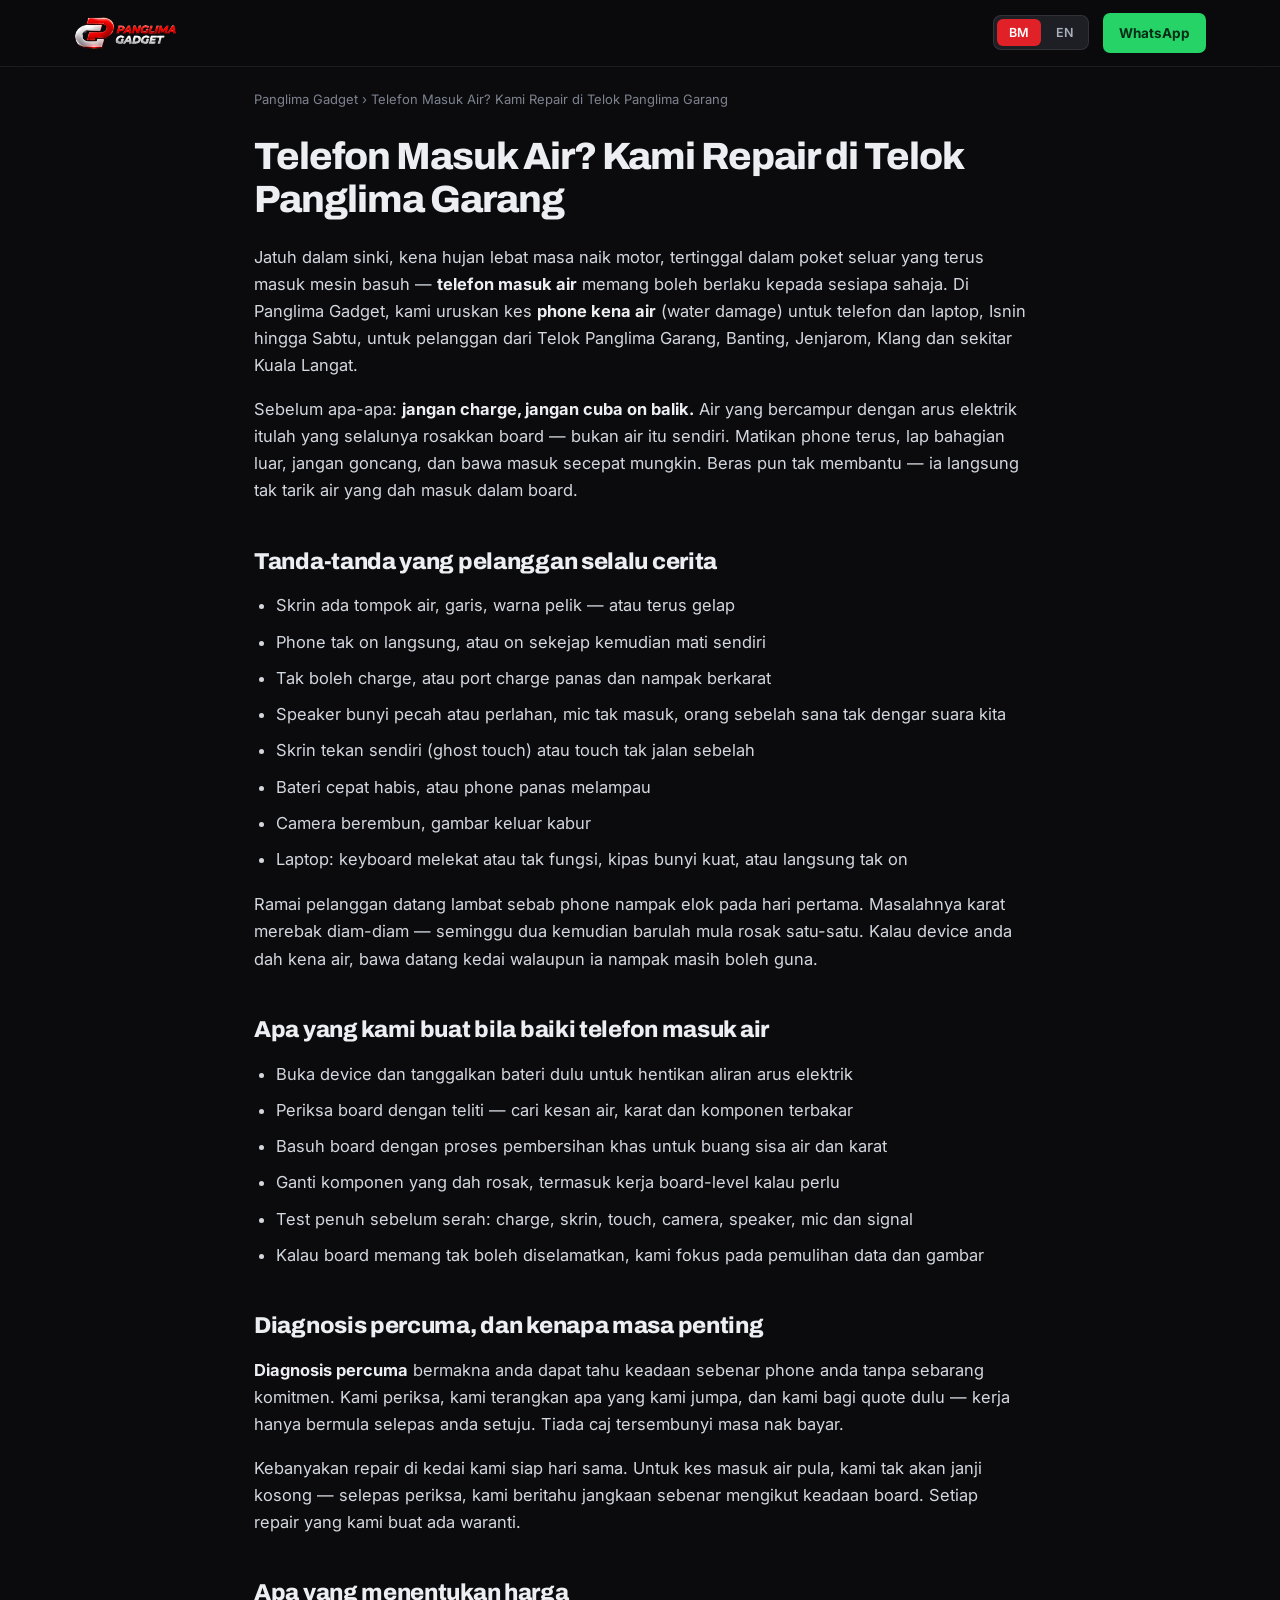
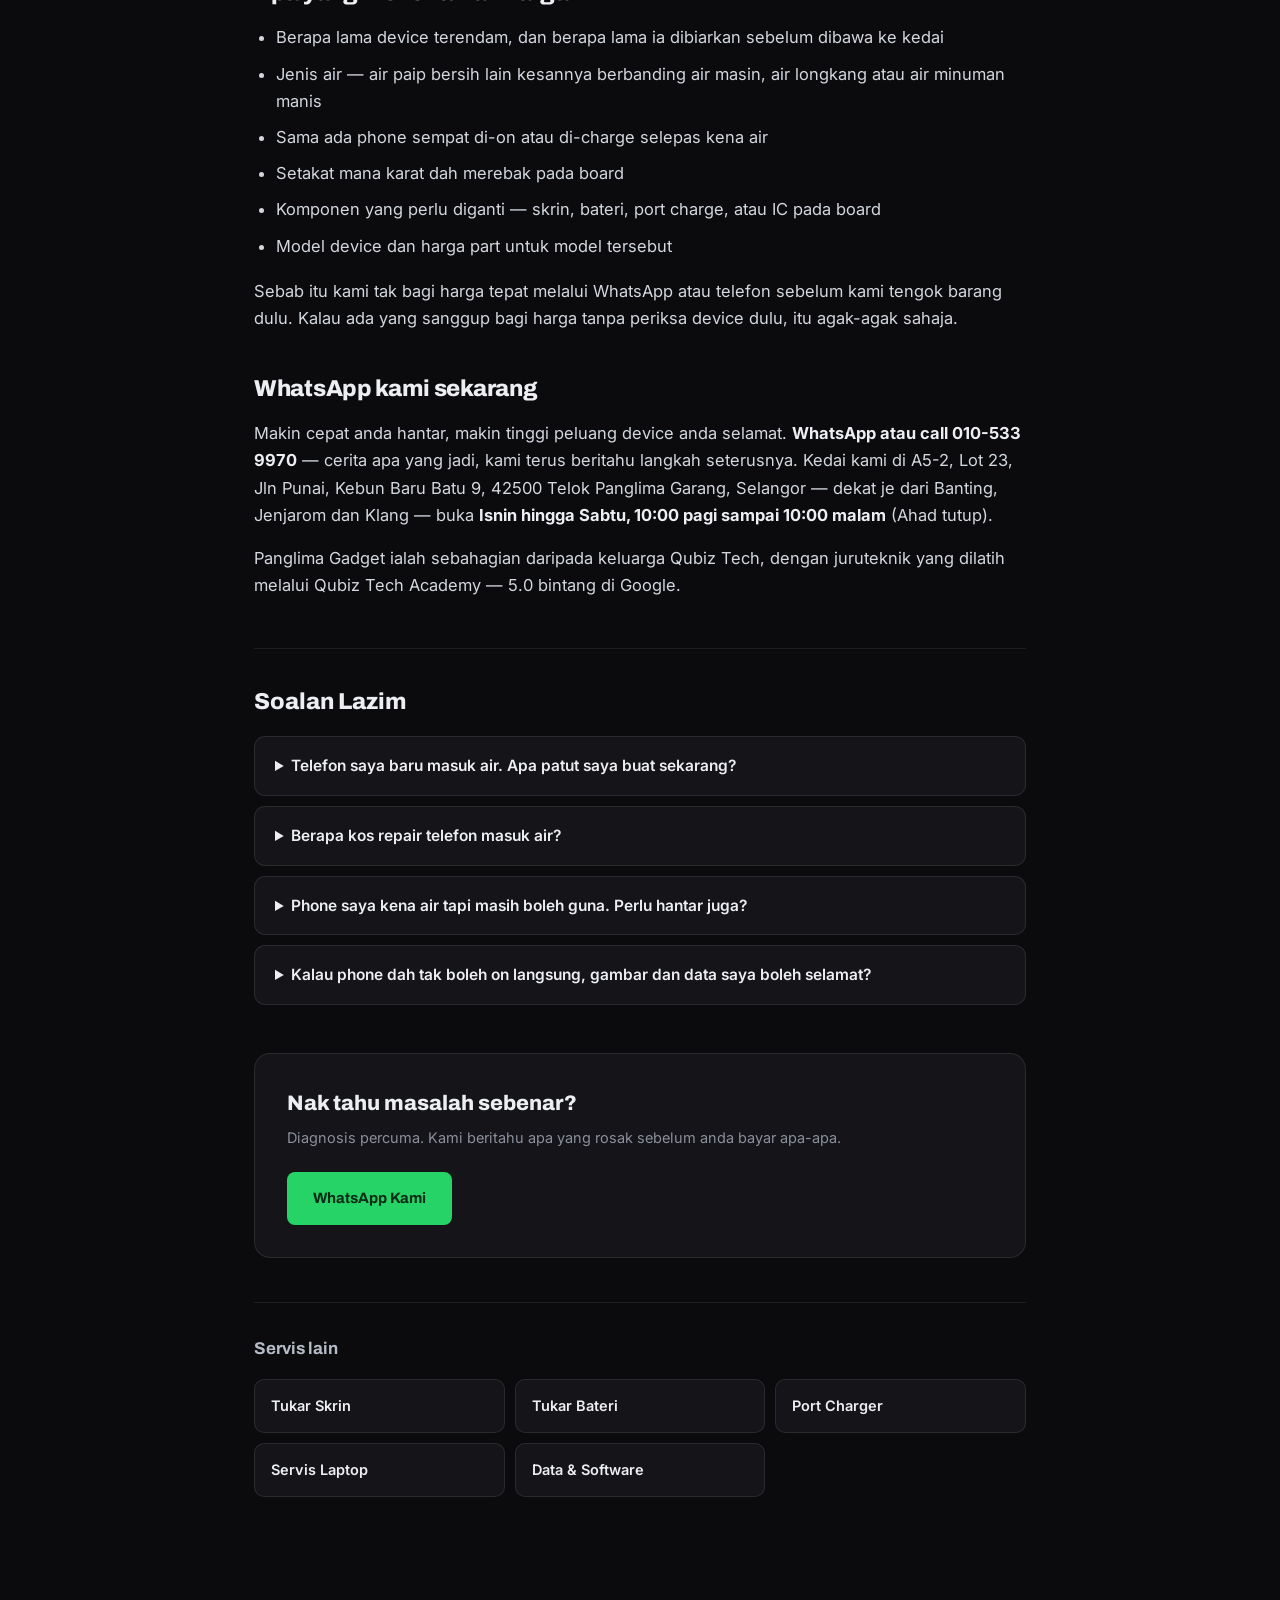
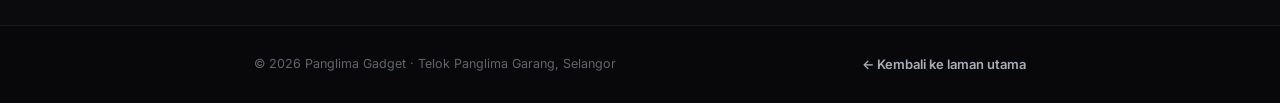
<file: kerosakan-air/index.html>
<!DOCTYPE html>
<html lang="ms">
<head>
<meta charset="utf-8">
<meta name="viewport" content="width=device-width, initial-scale=1">
<title>Repair Telefon Masuk Air | Telok Panglima Garang, Selangor</title>
<meta name="description" content="Telefon atau laptop masuk air? Repair water damage di Telok Panglima Garang. Diagnosis percuma, quote dulu sebelum kerja. WhatsApp 010-533 9970.">
<meta name="theme-color" content="#0b0b0e">
<link rel="canonical" href="https://panglimagadget.my/kerosakan-air/">
<meta property="og:type" content="website">
<meta property="og:site_name" content="Panglima Gadget">
<meta property="og:locale" content="ms_MY">
<meta property="og:url" content="https://panglimagadget.my/kerosakan-air/">
<meta property="og:title" content="Repair Telefon Masuk Air | Telok Panglima Garang, Selangor">
<meta property="og:description" content="Telefon atau laptop masuk air? Repair water damage di Telok Panglima Garang. Diagnosis percuma, quote dulu sebelum kerja. WhatsApp 010-533 9970.">
<meta property="og:image" content="https://panglimagadget.my/images/storefront.jpg">
<meta name="twitter:card" content="summary_large_image">
<link rel="icon" type="image/png" href="/images/favicon.png">
<link rel="apple-touch-icon" href="/images/apple-touch-icon.png">
<link rel="preconnect" href="https://fonts.googleapis.com">
<link rel="preconnect" href="https://fonts.gstatic.com" crossorigin>
<link href="https://fonts.googleapis.com/css2?family=Archivo:wght@500..900&family=Inter:wght@400..600&display=swap" rel="stylesheet">
<script type="application/ld+json">
{
  "@context": "https://schema.org",
  "@graph": [
    {
      "@type": "BreadcrumbList",
      "itemListElement": [
        {
          "@type": "ListItem",
          "position": 1,
          "name": "Panglima Gadget",
          "item": "https://panglimagadget.my/"
        },
        {
          "@type": "ListItem",
          "position": 2,
          "name": "Telefon Masuk Air? Kami Repair di Telok Panglima Garang",
          "item": "https://panglimagadget.my/kerosakan-air/"
        }
      ]
    },
    {
      "@type": "Service",
      "name": "Telefon Masuk Air? Kami Repair di Telok Panglima Garang",
      "serviceType": "Water Damage Repair | Telok Panglima Garang, Selangor",
      "url": "https://panglimagadget.my/kerosakan-air/",
      "provider": {
        "@id": "https://panglimagadget.my/#business"
      },
      "areaServed": [
        {
          "@type": "City",
          "name": "Telok Panglima Garang"
        },
        {
          "@type": "City",
          "name": "Banting"
        },
        {
          "@type": "City",
          "name": "Jenjarom"
        },
        {
          "@type": "City",
          "name": "Kuala Langat"
        },
        {
          "@type": "City",
          "name": "Klang"
        }
      ]
    },
    {
      "@type": "FAQPage",
      "mainEntity": [
        {
          "@type": "Question",
          "name": "Telefon saya baru masuk air. Apa patut saya buat sekarang?",
          "acceptedAnswer": {
            "@type": "Answer",
            "text": "Matikan terus dan jangan cuba on balik atau charge — itu punca utama board rosak. Lap bahagian luar, jangan goncang, jangan letak dalam beras, dan bawa ke kedai secepat mungkin. Kami boleh mula dengan diagnosis percuma. WhatsApp 010-533 9970 kalau nak tanya dulu sebelum bergerak."
          }
        },
        {
          "@type": "Question",
          "name": "Berapa kos repair telefon masuk air?",
          "acceptedAnswer": {
            "@type": "Answer",
            "text": "Kami tak boleh bagi harga tepat sebelum periksa, sebab setiap kes berbeza. Ia bergantung pada jenis air, berapa lama phone terendam, setakat mana karat merebak, dan komponen mana yang perlu diganti. Diagnosis percuma, dan kami bagi quote dulu sebelum sebarang kerja bermula."
          }
        },
        {
          "@type": "Question",
          "name": "Phone saya kena air tapi masih boleh guna. Perlu hantar juga?",
          "acceptedAnswer": {
            "@type": "Answer",
            "text": "Ya, patut bawa datang kedai. Karat dalam board terus merebak walaupun phone nampak elok. Banyak kes yang kami terima adalah phone yang okay minggu pertama, kemudian speaker mati, port charge rosak atau skrin bermasalah lepas tu. Periksa awal selalunya lebih murah daripada baiki kemudian."
          }
        },
        {
          "@type": "Question",
          "name": "Kalau phone dah tak boleh on langsung, gambar dan data saya boleh selamat?",
          "acceptedAnswer": {
            "@type": "Answer",
            "text": "Selalunya masih ada peluang, tapi kami tak akan janji sebelum tengok board. Kalau board memang tak boleh diselamatkan, kami akan fokus pada pemulihan data dan gambar, dan terangkan apa yang boleh dibuat selepas diagnosis."
          }
        }
      ]
    }
  ]
}
</script>
<style>
  :root{
    --bg:#0b0b0e;--bg-alt:#0e0e12;--card:#141419;--row:#1e1e25;--footer:#08080a;
    --red:#e02128;--red-light:#ff5a60;--wa:#25d366;--wa-hover:#3ee87a;--wa-ink:#062b16;--green:#4ade80;
    --t1:#eceef2;--t2:#d3d7de;--t3:#b6bcc7;--t4:#a9afba;--t5:#8b909b;--t6:#7d838f;--t8:#5f646e;
    --b1:rgba(255,255,255,.08);--b2:rgba(255,255,255,.09);
    --sans:'Inter',system-ui,sans-serif;--head:'Archivo',system-ui,sans-serif;
  }
  *{box-sizing:border-box;}
  html,body{margin:0;padding:0;}
  body{background:var(--bg);color:var(--t1);font-family:var(--sans);-webkit-font-smoothing:antialiased;line-height:1.65;}
  a{color:inherit;text-decoration:none;transition:color .18s ease,background-color .18s ease,border-color .18s ease,transform .2s ease;}
  img{display:block;max-width:100%;}
  ::selection{background:var(--red);color:#fff;}
  .wrap{max-width:820px;margin:0 auto;padding:0 24px;}

  header{position:sticky;top:0;z-index:60;background:rgba(11,11,14,.9);backdrop-filter:blur(14px);
    -webkit-backdrop-filter:blur(14px);border-bottom:1px solid var(--b1);}
  .nav{max-width:1180px;margin:0 auto;padding:0 24px;height:66px;display:flex;align-items:center;justify-content:space-between;gap:16px;}
  .nav img{height:34px;width:auto;}
  .nav-right{display:flex;align-items:center;gap:14px;}
  .toggle{display:inline-flex;background:var(--row);border:1px solid var(--b2);border-radius:8px;padding:3px;gap:3px;}
  .toggle button{background:none;border:none;cursor:pointer;font-family:var(--sans);font-size:12.5px;font-weight:600;
    color:var(--t4);padding:6px 12px;border-radius:6px;}
  .toggle button[aria-pressed="true"]{background:var(--red);color:#fff;}
  .pill{display:inline-flex;align-items:center;background:var(--wa);color:var(--wa-ink);padding:9px 16px;
    border-radius:7px;font-weight:700;font-size:13.5px;white-space:nowrap;}
  .pill:hover{background:var(--wa-hover);}

  .crumb{padding:22px 0 0;font-size:13px;color:var(--t6);}
  .crumb a:hover{color:var(--red-light);}
  main{padding:8px 0 72px;}
  h1{font-family:var(--head);font-size:38px;font-weight:800;letter-spacing:-1px;line-height:1.12;margin:18px 0 22px;}
  article h2{font-family:var(--head);font-size:23px;font-weight:800;letter-spacing:-.3px;margin:38px 0 12px;}
  article p{font-size:16.5px;color:var(--t2);margin:0 0 16px;}
  article ul{margin:0 0 18px;padding-left:22px;color:var(--t2);font-size:16.5px;}
  article li{margin-bottom:9px;}
  article strong{color:var(--t1);}
  article a{color:var(--red-light);text-decoration:underline;text-underline-offset:3px;}

  .faq{margin-top:48px;padding-top:34px;border-top:1px solid var(--b1);}
  .faq h2{font-family:var(--head);font-size:23px;font-weight:800;margin:0 0 16px;}
  details{background:var(--card);border:1px solid var(--b2);border-radius:11px;padding:16px 20px;margin-bottom:10px;}
  details[open]{border-color:rgba(224,33,40,.4);}
  summary{cursor:pointer;font-weight:600;font-size:15.5px;color:var(--t1);}
  details p{margin:12px 0 0;font-size:15.5px;color:var(--t4);}

  .cta{margin-top:48px;background:var(--card);border:1px solid var(--b2);border-radius:16px;padding:32px;
    display:flex;align-items:center;justify-content:space-between;gap:22px;flex-wrap:wrap;}
  .cta h2{font-family:var(--head);font-size:21px;font-weight:800;margin:0 0 6px;}
  .cta p{margin:0;font-size:14.5px;color:var(--t5);}
  .btn-wa{display:inline-flex;align-items:center;gap:9px;background:var(--wa);color:var(--wa-ink);padding:14px 26px;
    border-radius:8px;font-weight:700;font-size:15px;font-family:var(--head);white-space:nowrap;}
  .btn-wa:hover{background:var(--wa-hover);transform:translateY(-2px);}

  .related{margin-top:44px;padding-top:32px;border-top:1px solid var(--b1);}
  .related h2{font-family:var(--head);font-size:17px;font-weight:700;margin:0 0 16px;color:var(--t3);}
  .related-grid{display:grid;grid-template-columns:repeat(auto-fill,minmax(200px,1fr));gap:10px;}
  .related a{display:block;background:var(--card);border:1px solid var(--b2);border-radius:10px;padding:14px 16px;font-size:14.5px;font-weight:600;}
  .related a:hover{border-color:rgba(224,33,40,.5);color:var(--red-light);}

  footer{background:var(--footer);border-top:1px solid var(--b1);margin-top:56px;}
  footer .wrap{padding:28px 24px;display:flex;align-items:center;justify-content:space-between;gap:16px;flex-wrap:wrap;}
  .copy{font-size:12.5px;color:var(--t8);}
  footer a{font-size:13px;font-weight:600;color:var(--t4);}
  footer a:hover{color:var(--red-light);}

  [hidden]{display:none !important;}
  @media (max-width:600px){
    h1{font-size:28px;}
    .nav-right .pill{display:none;}
    article p,article ul{font-size:16px;}
  }
</style>
</head>
<body>

<header>
  <div class="nav">
    <a href="/" aria-label="Panglima Gadget"><img src="/images/panglima-gadget-header-logo-transparent.png" alt="Panglima Gadget"></a>
    <div class="nav-right">
      <div class="toggle" role="group" aria-label="Language">
        <button id="btnBm" aria-pressed="true">BM</button>
        <button id="btnEn" aria-pressed="false">EN</button>
      </div>
      <a class="pill" id="waTop" target="_blank" rel="noopener">WhatsApp</a>
    </div>
  </div>
</header>

<div class="wrap">
  <div class="crumb"><a href="/">Panglima Gadget</a> › <span data-lang-bm>Telefon Masuk Air? Kami Repair di Telok Panglima Garang</span><span data-lang-en hidden>Phone or Laptop Got Wet? Water Damage Repair in Telok Panglima Garang</span></div>
</div>

<main>
  <div class="wrap">
    <h1><span data-lang-bm>Telefon Masuk Air? Kami Repair di Telok Panglima Garang</span><span data-lang-en hidden>Phone or Laptop Got Wet? Water Damage Repair in Telok Panglima Garang</span></h1>

    <article data-lang-bm>
<p>Jatuh dalam sinki, kena hujan lebat masa naik motor, tertinggal dalam poket seluar yang terus masuk mesin basuh — <strong>telefon masuk air</strong> memang boleh berlaku kepada sesiapa sahaja. Di Panglima Gadget, kami uruskan kes <strong>phone kena air</strong> (water damage) untuk telefon dan laptop, Isnin hingga Sabtu, untuk pelanggan dari Telok Panglima Garang, Banting, Jenjarom, Klang dan sekitar Kuala Langat.</p>

<p>Sebelum apa-apa: <strong>jangan charge, jangan cuba on balik.</strong> Air yang bercampur dengan arus elektrik itulah yang selalunya rosakkan board — bukan air itu sendiri. Matikan phone terus, lap bahagian luar, jangan goncang, dan bawa masuk secepat mungkin. Beras pun tak membantu — ia langsung tak tarik air yang dah masuk dalam board.</p>

<h2>Tanda-tanda yang pelanggan selalu cerita</h2>
<ul>
<li>Skrin ada tompok air, garis, warna pelik — atau terus gelap</li>
<li>Phone tak on langsung, atau on sekejap kemudian mati sendiri</li>
<li>Tak boleh charge, atau port charge panas dan nampak berkarat</li>
<li>Speaker bunyi pecah atau perlahan, mic tak masuk, orang sebelah sana tak dengar suara kita</li>
<li>Skrin tekan sendiri (ghost touch) atau touch tak jalan sebelah</li>
<li>Bateri cepat habis, atau phone panas melampau</li>
<li>Camera berembun, gambar keluar kabur</li>
<li>Laptop: keyboard melekat atau tak fungsi, kipas bunyi kuat, atau langsung tak on</li>
</ul>

<p>Ramai pelanggan datang lambat sebab phone nampak elok pada hari pertama. Masalahnya karat merebak diam-diam — seminggu dua kemudian barulah mula rosak satu-satu. Kalau device anda dah kena air, bawa datang kedai walaupun ia nampak masih boleh guna.</p>

<h2>Apa yang kami buat bila baiki telefon masuk air</h2>
<ul>
<li>Buka device dan tanggalkan bateri dulu untuk hentikan aliran arus elektrik</li>
<li>Periksa board dengan teliti — cari kesan air, karat dan komponen terbakar</li>
<li>Basuh board dengan proses pembersihan khas untuk buang sisa air dan karat</li>
<li>Ganti komponen yang dah rosak, termasuk kerja board-level kalau perlu</li>
<li>Test penuh sebelum serah: charge, skrin, touch, camera, speaker, mic dan signal</li>
<li>Kalau board memang tak boleh diselamatkan, kami fokus pada pemulihan data dan gambar</li>
</ul>

<h2>Diagnosis percuma, dan kenapa masa penting</h2>
<p><strong>Diagnosis percuma</strong> bermakna anda dapat tahu keadaan sebenar phone anda tanpa sebarang komitmen. Kami periksa, kami terangkan apa yang kami jumpa, dan kami bagi quote dulu — kerja hanya bermula selepas anda setuju. Tiada caj tersembunyi masa nak bayar.</p>

<p>Kebanyakan repair di kedai kami siap hari sama. Untuk kes masuk air pula, kami tak akan janji kosong — selepas periksa, kami beritahu jangkaan sebenar mengikut keadaan board. Setiap repair yang kami buat ada waranti.</p>

<h2>Apa yang menentukan harga</h2>
<ul>
<li>Berapa lama device terendam, dan berapa lama ia dibiarkan sebelum dibawa ke kedai</li>
<li>Jenis air — air paip bersih lain kesannya berbanding air masin, air longkang atau air minuman manis</li>
<li>Sama ada phone sempat di-on atau di-charge selepas kena air</li>
<li>Setakat mana karat dah merebak pada board</li>
<li>Komponen yang perlu diganti — skrin, bateri, port charge, atau IC pada board</li>
<li>Model device dan harga part untuk model tersebut</li>
</ul>

<p>Sebab itu kami tak bagi harga tepat melalui WhatsApp atau telefon sebelum kami tengok barang dulu. Kalau ada yang sanggup bagi harga tanpa periksa device dulu, itu agak-agak sahaja.</p>

<h2>WhatsApp kami sekarang</h2>
<p>Makin cepat anda hantar, makin tinggi peluang device anda selamat. <strong>WhatsApp atau call 010-533 9970</strong> — cerita apa yang jadi, kami terus beritahu langkah seterusnya. Kedai kami di A5-2, Lot 23, Jln Punai, Kebun Baru Batu 9, 42500 Telok Panglima Garang, Selangor — dekat je dari Banting, Jenjarom dan Klang — buka <strong>Isnin hingga Sabtu, 10:00 pagi sampai 10:00 malam</strong> (Ahad tutup).</p>

<p>Panglima Gadget ialah sebahagian daripada keluarga Qubiz Tech, dengan juruteknik yang dilatih melalui Qubiz Tech Academy — 5.0 bintang di Google.</p>
    </article>
    <article data-lang-en hidden>
<p>Dropped in the sink, caught in heavy rain on the motorbike, left in a pocket that went straight into the wash — <strong>water damage</strong> happens to anyone. At Panglima Gadget we handle wet phones and laptops Monday to Saturday, for customers across Telok Panglima Garang, Banting, Jenjarom, Klang and around Kuala Langat.</p>

<p>First things first: <strong>do not charge it, and do not try to power it back on.</strong> Water mixed with electrical current is what usually damages the board — not the water alone. Switch the phone off, wipe the outside, don't shake it, and get it to us as soon as you can. Rice doesn't help either — it can't pull out water that is already inside the board.</p>

<h2>Symptoms customers usually describe</h2>
<ul>
<li>Water marks, lines or odd colours on the screen — or a completely dark display</li>
<li>Device won't power on, or turns on briefly then dies</li>
<li>Won't charge, or the charging port runs hot and looks corroded</li>
<li>Speaker crackling or too quiet, dead mic, the person on the other end can't hear you</li>
<li>Ghost touch, or the touchscreen not responding on one side</li>
<li>Battery draining fast, or the phone getting extremely hot</li>
<li>Condensation in the camera, photos coming out blurry</li>
<li>Laptop: sticky or dead keys, loud fan, or nothing on power-up</li>
</ul>

<p>A lot of customers come in late because the phone looked fine on day one. The problem is that corrosion spreads quietly — a week or two later, things start failing one by one. If your device has been wet, bring it to the shop even if it still seems usable.</p>

<h2>What we do when we repair a water-damaged phone</h2>
<ul>
<li>Open the device and disconnect the battery first to stop current flowing</li>
<li>Inspect the board carefully for water tracks, corrosion and burnt components</li>
<li>Wash the board with a proper cleaning process to remove residue and corrosion</li>
<li>Replace damaged components, including board-level work where it's needed</li>
<li>Full testing before handover: charging, display, touch, camera, speaker, mic and signal</li>
<li>If the board genuinely can't be saved, we shift focus to recovering your data and photos</li>
</ul>

<h2>Free diagnostics, and why timing matters</h2>
<p><strong>Free diagnostics</strong> means you get to know the real condition of your phone with no commitment. We inspect it, we explain what we found, and we give you a quote first — work only starts once you agree. No hidden charges when it's time to pay.</p>

<p>Most repairs at our shop are done the same day. For water damage we won't make empty promises — after the inspection we'll tell you a realistic timeline based on the state of the board. Every repair we do comes with a warranty.</p>

<h2>What determines the price</h2>
<ul>
<li>How long the device was submerged, and how long it sat before being brought to the shop</li>
<li>The type of liquid — clean tap water behaves very differently compared to seawater, drain water or sugary drinks</li>
<li>Whether the phone was switched on or charged after it got wet</li>
<li>How far corrosion has spread across the board</li>
<li>Which components need replacing — screen, battery, charging port, or ICs on the board</li>
<li>The device model and what parts cost for that model</li>
</ul>

<p>That's why we don't quote an exact figure over WhatsApp or the phone before we've looked at the device. If anyone is willing to give you a price without inspecting it first, that's just guesswork.</p>

<h2>Message us on WhatsApp</h2>
<p>The sooner you bring it in, the better the odds for your device. <strong>WhatsApp or call 010-533 9970</strong> — tell us what happened and we'll tell you the next step straight away. Our shop is at A5-2, Lot 23, Jln Punai, Kebun Baru Batu 9, 42500 Telok Panglima Garang, Selangor — an easy run from Banting, Jenjarom and Klang — open <strong>Monday to Saturday, 10:00am to 10:00pm</strong> (closed Sunday).</p>

<p>Panglima Gadget is part of the Qubiz Tech family, with technicians trained through Qubiz Tech Academy — 5.0 stars on Google.</p>
    </article>

    <section class="faq" data-lang-bm>
      <h2>Soalan Lazim</h2>
      <details><summary>Telefon saya baru masuk air. Apa patut saya buat sekarang?</summary><p>Matikan terus dan jangan cuba on balik atau charge — itu punca utama board rosak. Lap bahagian luar, jangan goncang, jangan letak dalam beras, dan bawa ke kedai secepat mungkin. Kami boleh mula dengan diagnosis percuma. WhatsApp 010-533 9970 kalau nak tanya dulu sebelum bergerak.</p></details>
      <details><summary>Berapa kos repair telefon masuk air?</summary><p>Kami tak boleh bagi harga tepat sebelum periksa, sebab setiap kes berbeza. Ia bergantung pada jenis air, berapa lama phone terendam, setakat mana karat merebak, dan komponen mana yang perlu diganti. Diagnosis percuma, dan kami bagi quote dulu sebelum sebarang kerja bermula.</p></details>
      <details><summary>Phone saya kena air tapi masih boleh guna. Perlu hantar juga?</summary><p>Ya, patut bawa datang kedai. Karat dalam board terus merebak walaupun phone nampak elok. Banyak kes yang kami terima adalah phone yang okay minggu pertama, kemudian speaker mati, port charge rosak atau skrin bermasalah lepas tu. Periksa awal selalunya lebih murah daripada baiki kemudian.</p></details>
      <details><summary>Kalau phone dah tak boleh on langsung, gambar dan data saya boleh selamat?</summary><p>Selalunya masih ada peluang, tapi kami tak akan janji sebelum tengok board. Kalau board memang tak boleh diselamatkan, kami akan fokus pada pemulihan data dan gambar, dan terangkan apa yang boleh dibuat selepas diagnosis.</p></details>
    </section>

    <div class="cta">
      <div>
        <h2><span data-lang-bm>Nak tahu masalah sebenar?</span><span data-lang-en hidden>Want to know the real fault?</span></h2>
        <p><span data-lang-bm>Diagnosis percuma. Kami beritahu apa yang rosak sebelum anda bayar apa-apa.</span><span data-lang-en hidden>Free diagnostics. We tell you what's wrong before you pay anything.</span></p>
      </div>
      <a class="btn-wa" id="waCta" target="_blank" rel="noopener">
        <span data-lang-bm>WhatsApp Kami</span><span data-lang-en hidden>WhatsApp Us</span>
      </a>
    </div>

    <div class="related">
      <h2><span data-lang-bm>Servis lain</span><span data-lang-en hidden>Other services</span></h2>
      <div class="related-grid">
        <a href="/tukar-skrin/"><span data-lang-bm>Tukar Skrin</span><span data-lang-en hidden>Screen Replacement</span></a>
        <a href="/ganti-bateri/"><span data-lang-bm>Tukar Bateri</span><span data-lang-en hidden>Battery Replacement</span></a>
        <a href="/port-pengecas/"><span data-lang-bm>Port Charger</span><span data-lang-en hidden>Charging Port</span></a>
        <a href="/servis-laptop/"><span data-lang-bm>Servis Laptop</span><span data-lang-en hidden>Laptop Service</span></a>
        <a href="/data-perisian/"><span data-lang-bm>Data &amp; Software</span><span data-lang-en hidden>Data &amp; Software</span></a>
      </div>
    </div>
  </div>
</main>

<footer>
  <div class="wrap">
    <div class="copy">© 2026 Panglima Gadget · Telok Panglima Garang, Selangor</div>
    <a href="/"><span data-lang-bm>← Kembali ke laman utama</span><span data-lang-en hidden>← Back to home</span></a>
  </div>
</footer>

<script>
(function(){
  "use strict";
  var WA="60105339970";
  var MSG={bm:"Hi Panglima Gadget, saya nak tanya pasal Telefon Masuk Air? Kami Repair di Telok Panglima Garang.",
           en:"Hi Panglima Gadget, I'd like to ask about a repair."};
  function waLink(m){return "https://api.whatsapp.com/send?phone="+WA+"&text="+encodeURIComponent(m);}

  var lang="bm";
  try{var s=localStorage.getItem("pg_lang"); if(s==="bm"||s==="en") lang=s;}catch(e){}

  var btnBm=document.getElementById("btnBm"), btnEn=document.getElementById("btnEn");

  function apply(){
    document.documentElement.lang = lang==="bm" ? "ms" : "en";
    var bm=document.querySelectorAll("[data-lang-bm]"), en=document.querySelectorAll("[data-lang-en]");
    for(var i=0;i<bm.length;i++) bm[i].hidden = (lang!=="bm");
    for(var j=0;j<en.length;j++) en[j].hidden = (lang!=="en");
    btnBm.setAttribute("aria-pressed", lang==="bm"?"true":"false");
    btnEn.setAttribute("aria-pressed", lang==="en"?"true":"false");
    var href=waLink(MSG[lang]||MSG.bm);
    document.getElementById("waTop").href=href;
    document.getElementById("waCta").href=href;
  }
  function set(l){ lang=l; try{localStorage.setItem("pg_lang",l);}catch(e){} apply(); }
  btnBm.addEventListener("click",function(){set("bm");});
  btnEn.addEventListener("click",function(){set("en");});
  apply();
})();
</script>
</body>
</html>
</file>
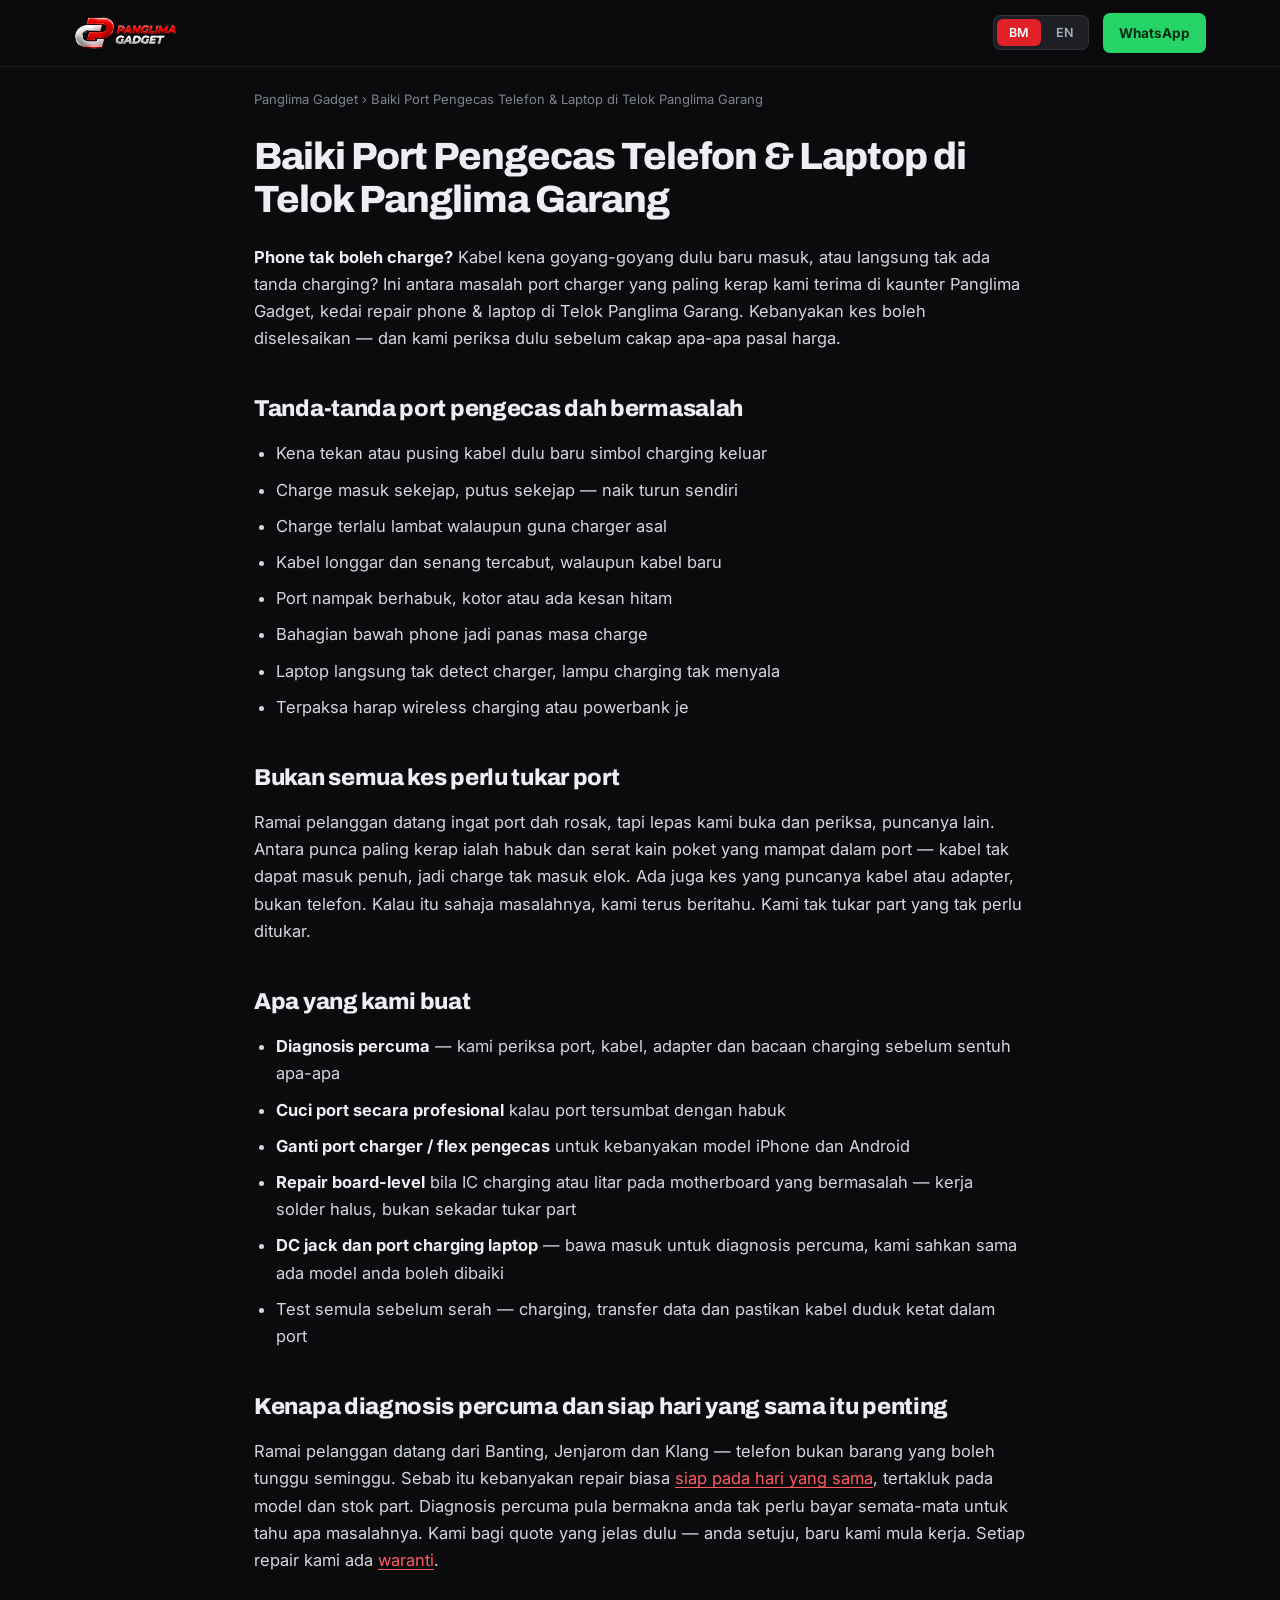
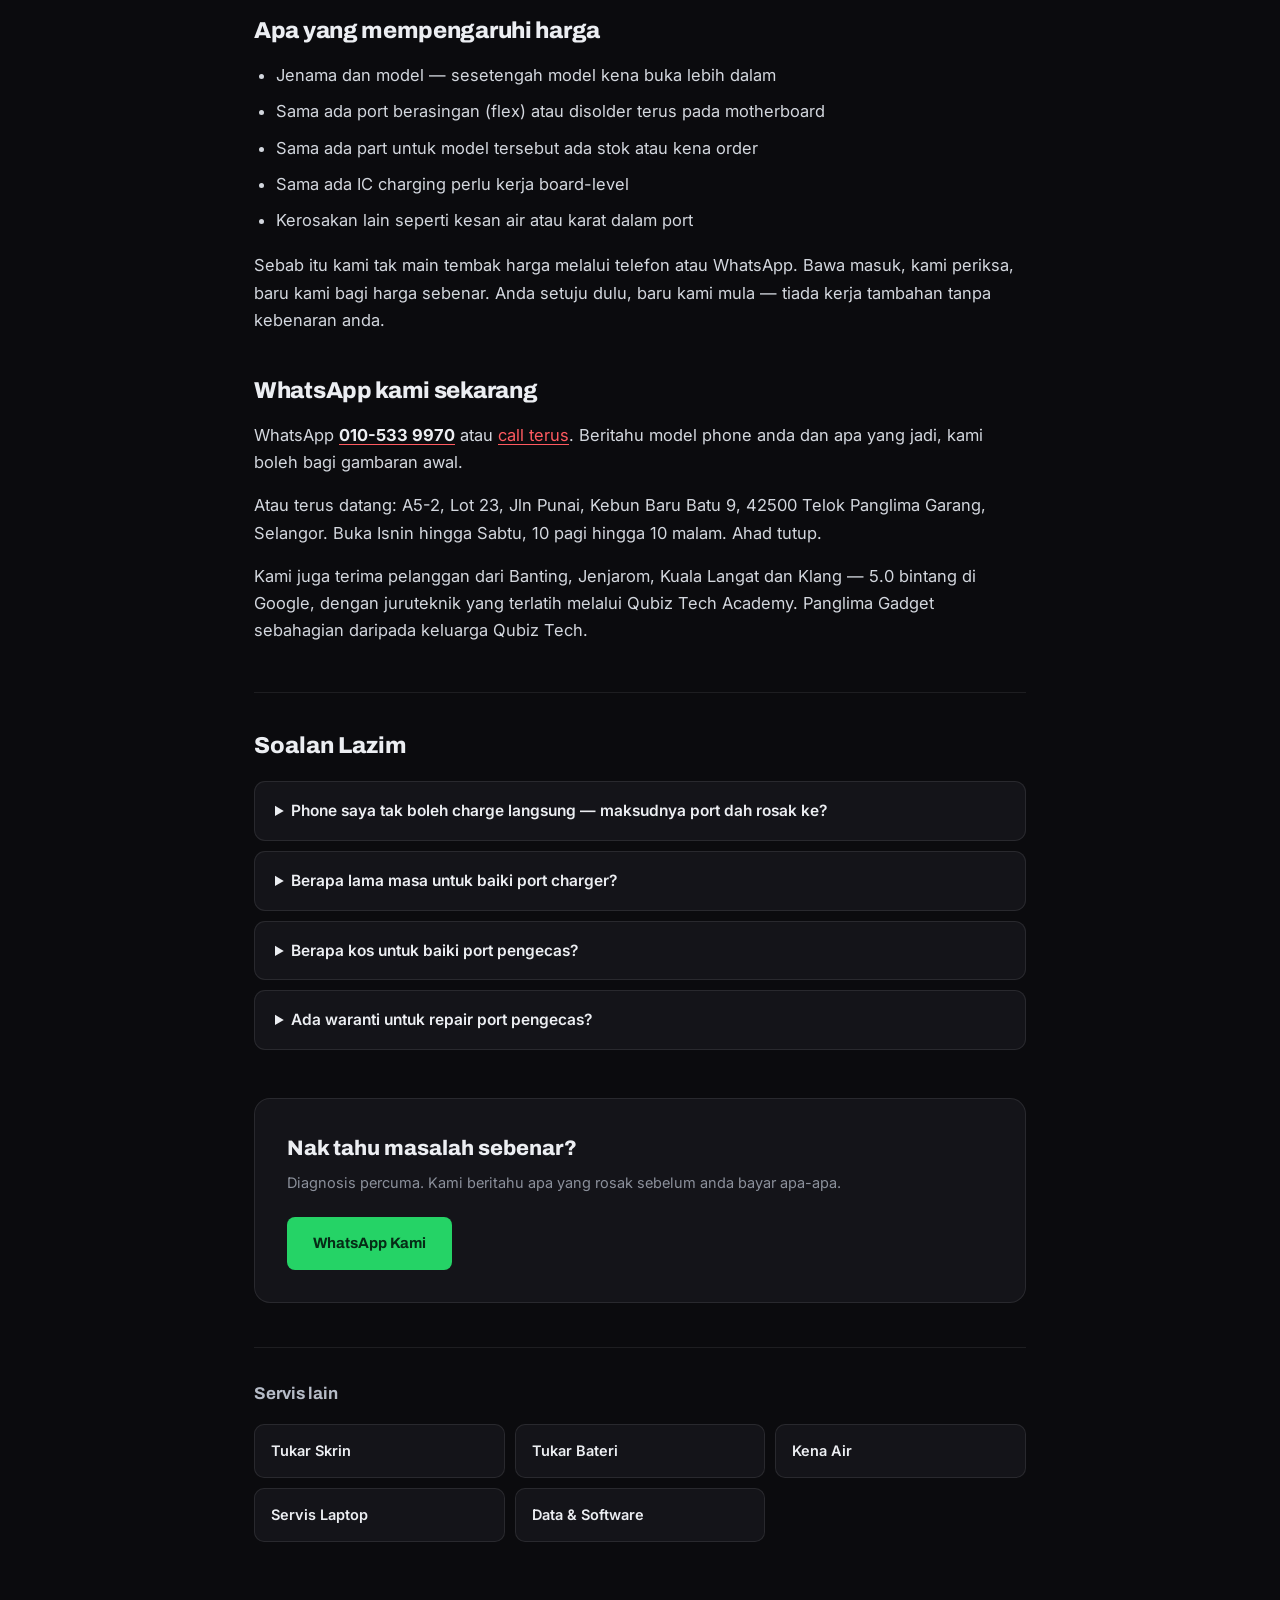
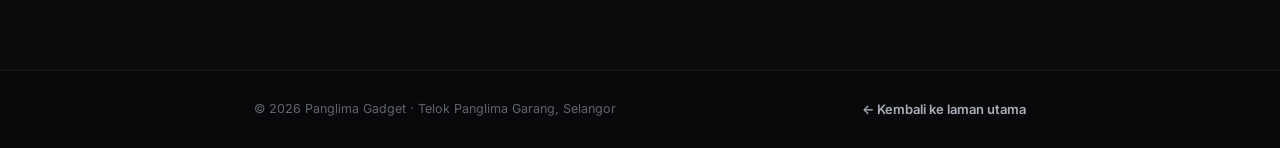
<file: port-pengecas/index.html>
<!DOCTYPE html>
<html lang="ms">
<head>
<meta charset="utf-8">
<meta name="viewport" content="width=device-width, initial-scale=1">
<title>Baiki Port Charger Phone &amp; Laptop | Panglima Gadget TPG</title>
<meta name="description" content="Phone tak boleh charge? Kami baiki port pengecas telefon &amp; laptop di Telok Panglima Garang. Diagnosis percuma, harga telus. WhatsApp 010-533 9970.">
<meta name="theme-color" content="#0b0b0e">
<link rel="canonical" href="https://panglimagadget.my/port-pengecas/">
<meta property="og:type" content="website">
<meta property="og:site_name" content="Panglima Gadget">
<meta property="og:locale" content="ms_MY">
<meta property="og:url" content="https://panglimagadget.my/port-pengecas/">
<meta property="og:title" content="Baiki Port Charger Phone &amp; Laptop | Panglima Gadget TPG">
<meta property="og:description" content="Phone tak boleh charge? Kami baiki port pengecas telefon &amp; laptop di Telok Panglima Garang. Diagnosis percuma, harga telus. WhatsApp 010-533 9970.">
<meta property="og:image" content="https://panglimagadget.my/images/storefront.jpg">
<meta name="twitter:card" content="summary_large_image">
<link rel="icon" type="image/png" href="/images/favicon.png">
<link rel="apple-touch-icon" href="/images/apple-touch-icon.png">
<link rel="preconnect" href="https://fonts.googleapis.com">
<link rel="preconnect" href="https://fonts.gstatic.com" crossorigin>
<link href="https://fonts.googleapis.com/css2?family=Archivo:wght@500..900&family=Inter:wght@400..600&display=swap" rel="stylesheet">
<script type="application/ld+json">
{
  "@context": "https://schema.org",
  "@graph": [
    {
      "@type": "BreadcrumbList",
      "itemListElement": [
        {
          "@type": "ListItem",
          "position": 1,
          "name": "Panglima Gadget",
          "item": "https://panglimagadget.my/"
        },
        {
          "@type": "ListItem",
          "position": 2,
          "name": "Baiki Port Pengecas Telefon & Laptop di Telok Panglima Garang",
          "item": "https://panglimagadget.my/port-pengecas/"
        }
      ]
    },
    {
      "@type": "Service",
      "name": "Baiki Port Pengecas Telefon & Laptop di Telok Panglima Garang",
      "serviceType": "Charging Port Repair for Phones & Laptops | Panglima Gadget",
      "url": "https://panglimagadget.my/port-pengecas/",
      "provider": {
        "@id": "https://panglimagadget.my/#business"
      },
      "areaServed": [
        {
          "@type": "City",
          "name": "Telok Panglima Garang"
        },
        {
          "@type": "City",
          "name": "Banting"
        },
        {
          "@type": "City",
          "name": "Jenjarom"
        },
        {
          "@type": "City",
          "name": "Kuala Langat"
        },
        {
          "@type": "City",
          "name": "Klang"
        }
      ]
    },
    {
      "@type": "FAQPage",
      "mainEntity": [
        {
          "@type": "Question",
          "name": "Phone saya tak boleh charge langsung — maksudnya port dah rosak ke?",
          "acceptedAnswer": {
            "@type": "Answer",
            "text": "Belum tentu. Selalunya puncanya habuk atau serat kain yang mampat dalam port, atau kabel dan adapter yang dah rosak. Kami buat diagnosis percuma dulu untuk kenal pasti punca sebenar sebelum cadangkan apa-apa repair."
          }
        },
        {
          "@type": "Question",
          "name": "Berapa lama masa untuk baiki port charger?",
          "acceptedAnswer": {
            "@type": "Answer",
            "text": "Kebanyakan repair biasa siap pada hari yang sama, tertakluk pada model dan stok part. Kalau kes itu perlu kerja board-level atau part khas, kami akan beritahu anggaran masa sebenar selepas diagnosis — sebelum anda tinggalkan set."
          }
        },
        {
          "@type": "Question",
          "name": "Berapa kos untuk baiki port pengecas?",
          "acceptedAnswer": {
            "@type": "Answer",
            "text": "Ia bergantung pada jenama dan model, sama ada port berasingan atau disolder pada motherboard, sama ada part ada stok, dan sama ada IC charging terlibat. Kami tak main tembak harga melalui telefon — kami periksa dulu, kemudian bagi quote jelas sebelum kerja bermula."
          }
        },
        {
          "@type": "Question",
          "name": "Ada waranti untuk repair port pengecas?",
          "acceptedAnswer": {
            "@type": "Answer",
            "text": "Ya, setiap repair di Panglima Gadget ada waranti. Terma dan tempoh bergantung pada jenis repair dan part yang digunakan, dan kami sahkan dengan jelas semasa serahan set."
          }
        }
      ]
    }
  ]
}
</script>
<style>
  :root{
    --bg:#0b0b0e;--bg-alt:#0e0e12;--card:#141419;--row:#1e1e25;--footer:#08080a;
    --red:#e02128;--red-light:#ff5a60;--wa:#25d366;--wa-hover:#3ee87a;--wa-ink:#062b16;--green:#4ade80;
    --t1:#eceef2;--t2:#d3d7de;--t3:#b6bcc7;--t4:#a9afba;--t5:#8b909b;--t6:#7d838f;--t8:#5f646e;
    --b1:rgba(255,255,255,.08);--b2:rgba(255,255,255,.09);
    --sans:'Inter',system-ui,sans-serif;--head:'Archivo',system-ui,sans-serif;
  }
  *{box-sizing:border-box;}
  html,body{margin:0;padding:0;}
  body{background:var(--bg);color:var(--t1);font-family:var(--sans);-webkit-font-smoothing:antialiased;line-height:1.65;}
  a{color:inherit;text-decoration:none;transition:color .18s ease,background-color .18s ease,border-color .18s ease,transform .2s ease;}
  img{display:block;max-width:100%;}
  ::selection{background:var(--red);color:#fff;}
  .wrap{max-width:820px;margin:0 auto;padding:0 24px;}

  header{position:sticky;top:0;z-index:60;background:rgba(11,11,14,.9);backdrop-filter:blur(14px);
    -webkit-backdrop-filter:blur(14px);border-bottom:1px solid var(--b1);}
  .nav{max-width:1180px;margin:0 auto;padding:0 24px;height:66px;display:flex;align-items:center;justify-content:space-between;gap:16px;}
  .nav img{height:34px;width:auto;}
  .nav-right{display:flex;align-items:center;gap:14px;}
  .toggle{display:inline-flex;background:var(--row);border:1px solid var(--b2);border-radius:8px;padding:3px;gap:3px;}
  .toggle button{background:none;border:none;cursor:pointer;font-family:var(--sans);font-size:12.5px;font-weight:600;
    color:var(--t4);padding:6px 12px;border-radius:6px;}
  .toggle button[aria-pressed="true"]{background:var(--red);color:#fff;}
  .pill{display:inline-flex;align-items:center;background:var(--wa);color:var(--wa-ink);padding:9px 16px;
    border-radius:7px;font-weight:700;font-size:13.5px;white-space:nowrap;}
  .pill:hover{background:var(--wa-hover);}

  .crumb{padding:22px 0 0;font-size:13px;color:var(--t6);}
  .crumb a:hover{color:var(--red-light);}
  main{padding:8px 0 72px;}
  h1{font-family:var(--head);font-size:38px;font-weight:800;letter-spacing:-1px;line-height:1.12;margin:18px 0 22px;}
  article h2{font-family:var(--head);font-size:23px;font-weight:800;letter-spacing:-.3px;margin:38px 0 12px;}
  article p{font-size:16.5px;color:var(--t2);margin:0 0 16px;}
  article ul{margin:0 0 18px;padding-left:22px;color:var(--t2);font-size:16.5px;}
  article li{margin-bottom:9px;}
  article strong{color:var(--t1);}
  article a{color:var(--red-light);text-decoration:underline;text-underline-offset:3px;}

  .faq{margin-top:48px;padding-top:34px;border-top:1px solid var(--b1);}
  .faq h2{font-family:var(--head);font-size:23px;font-weight:800;margin:0 0 16px;}
  details{background:var(--card);border:1px solid var(--b2);border-radius:11px;padding:16px 20px;margin-bottom:10px;}
  details[open]{border-color:rgba(224,33,40,.4);}
  summary{cursor:pointer;font-weight:600;font-size:15.5px;color:var(--t1);}
  details p{margin:12px 0 0;font-size:15.5px;color:var(--t4);}

  .cta{margin-top:48px;background:var(--card);border:1px solid var(--b2);border-radius:16px;padding:32px;
    display:flex;align-items:center;justify-content:space-between;gap:22px;flex-wrap:wrap;}
  .cta h2{font-family:var(--head);font-size:21px;font-weight:800;margin:0 0 6px;}
  .cta p{margin:0;font-size:14.5px;color:var(--t5);}
  .btn-wa{display:inline-flex;align-items:center;gap:9px;background:var(--wa);color:var(--wa-ink);padding:14px 26px;
    border-radius:8px;font-weight:700;font-size:15px;font-family:var(--head);white-space:nowrap;}
  .btn-wa:hover{background:var(--wa-hover);transform:translateY(-2px);}

  .related{margin-top:44px;padding-top:32px;border-top:1px solid var(--b1);}
  .related h2{font-family:var(--head);font-size:17px;font-weight:700;margin:0 0 16px;color:var(--t3);}
  .related-grid{display:grid;grid-template-columns:repeat(auto-fill,minmax(200px,1fr));gap:10px;}
  .related a{display:block;background:var(--card);border:1px solid var(--b2);border-radius:10px;padding:14px 16px;font-size:14.5px;font-weight:600;}
  .related a:hover{border-color:rgba(224,33,40,.5);color:var(--red-light);}

  footer{background:var(--footer);border-top:1px solid var(--b1);margin-top:56px;}
  footer .wrap{padding:28px 24px;display:flex;align-items:center;justify-content:space-between;gap:16px;flex-wrap:wrap;}
  .copy{font-size:12.5px;color:var(--t8);}
  footer a{font-size:13px;font-weight:600;color:var(--t4);}
  footer a:hover{color:var(--red-light);}

  [hidden]{display:none !important;}
  @media (max-width:600px){
    h1{font-size:28px;}
    .nav-right .pill{display:none;}
    article p,article ul{font-size:16px;}
  }
</style>
</head>
<body>

<header>
  <div class="nav">
    <a href="/" aria-label="Panglima Gadget"><img src="/images/panglima-gadget-header-logo-transparent.png" alt="Panglima Gadget"></a>
    <div class="nav-right">
      <div class="toggle" role="group" aria-label="Language">
        <button id="btnBm" aria-pressed="true">BM</button>
        <button id="btnEn" aria-pressed="false">EN</button>
      </div>
      <a class="pill" id="waTop" target="_blank" rel="noopener">WhatsApp</a>
    </div>
  </div>
</header>

<div class="wrap">
  <div class="crumb"><a href="/">Panglima Gadget</a> › <span data-lang-bm>Baiki Port Pengecas Telefon &amp; Laptop di Telok Panglima Garang</span><span data-lang-en hidden>Charging Port Repair for Phones &amp; Laptops in Telok Panglima Garang</span></div>
</div>

<main>
  <div class="wrap">
    <h1><span data-lang-bm>Baiki Port Pengecas Telefon &amp; Laptop di Telok Panglima Garang</span><span data-lang-en hidden>Charging Port Repair for Phones &amp; Laptops in Telok Panglima Garang</span></h1>

    <article data-lang-bm>
<p><strong>Phone tak boleh charge?</strong> Kabel kena goyang-goyang dulu baru masuk, atau langsung tak ada tanda charging? Ini antara masalah port charger yang paling kerap kami terima di kaunter Panglima Gadget, kedai repair phone &amp; laptop di Telok Panglima Garang. Kebanyakan kes boleh diselesaikan — dan kami periksa dulu sebelum cakap apa-apa pasal harga.</p>

<h2>Tanda-tanda port pengecas dah bermasalah</h2>
<ul>
<li>Kena tekan atau pusing kabel dulu baru simbol charging keluar</li>
<li>Charge masuk sekejap, putus sekejap — naik turun sendiri</li>
<li>Charge terlalu lambat walaupun guna charger asal</li>
<li>Kabel longgar dan senang tercabut, walaupun kabel baru</li>
<li>Port nampak berhabuk, kotor atau ada kesan hitam</li>
<li>Bahagian bawah phone jadi panas masa charge</li>
<li>Laptop langsung tak detect charger, lampu charging tak menyala</li>
<li>Terpaksa harap wireless charging atau powerbank je</li>
</ul>

<h2>Bukan semua kes perlu tukar port</h2>
<p>Ramai pelanggan datang ingat port dah rosak, tapi lepas kami buka dan periksa, puncanya lain. Antara punca paling kerap ialah habuk dan serat kain poket yang mampat dalam port — kabel tak dapat masuk penuh, jadi charge tak masuk elok. Ada juga kes yang puncanya kabel atau adapter, bukan telefon. Kalau itu sahaja masalahnya, kami terus beritahu. Kami tak tukar part yang tak perlu ditukar.</p>

<h2>Apa yang kami buat</h2>
<ul>
<li><strong>Diagnosis percuma</strong> — kami periksa port, kabel, adapter dan bacaan charging sebelum sentuh apa-apa</li>
<li><strong>Cuci port secara profesional</strong> kalau port tersumbat dengan habuk</li>
<li><strong>Ganti port charger / flex pengecas</strong> untuk kebanyakan model iPhone dan Android</li>
<li><strong>Repair board-level</strong> bila IC charging atau litar pada motherboard yang bermasalah — kerja solder halus, bukan sekadar tukar part</li>
<li><strong>DC jack dan port charging laptop</strong> — bawa masuk untuk diagnosis percuma, kami sahkan sama ada model anda boleh dibaiki</li>
<li>Test semula sebelum serah — charging, transfer data dan pastikan kabel duduk ketat dalam port</li>
</ul>

<h2>Kenapa diagnosis percuma dan siap hari yang sama itu penting</h2>
<p>Ramai pelanggan datang dari Banting, Jenjarom dan Klang — telefon bukan barang yang boleh tunggu seminggu. Sebab itu kebanyakan repair biasa <a href="terms.html#same-day">siap pada hari yang sama</a>, tertakluk pada model dan stok part. Diagnosis percuma pula bermakna anda tak perlu bayar semata-mata untuk tahu apa masalahnya. Kami bagi quote yang jelas dulu — anda setuju, baru kami mula kerja. Setiap repair kami ada <a href="terms.html#warranty">waranti</a>.</p>

<h2>Apa yang mempengaruhi harga</h2>
<ul>
<li>Jenama dan model — sesetengah model kena buka lebih dalam</li>
<li>Sama ada port berasingan (flex) atau disolder terus pada motherboard</li>
<li>Sama ada part untuk model tersebut ada stok atau kena order</li>
<li>Sama ada IC charging perlu kerja board-level</li>
<li>Kerosakan lain seperti kesan air atau karat dalam port</li>
</ul>
<p>Sebab itu kami tak main tembak harga melalui telefon atau WhatsApp. Bawa masuk, kami periksa, baru kami bagi harga sebenar. Anda setuju dulu, baru kami mula — tiada kerja tambahan tanpa kebenaran anda.</p>

<h2>WhatsApp kami sekarang</h2>
<p>WhatsApp <a href="https://wa.me/60105339970"><strong>010-533 9970</strong></a> atau <a href="tel:+60105339970">call terus</a>. Beritahu model phone anda dan apa yang jadi, kami boleh bagi gambaran awal.</p>
<p>Atau terus datang: A5-2, Lot 23, Jln Punai, Kebun Baru Batu 9, 42500 Telok Panglima Garang, Selangor. Buka Isnin hingga Sabtu, 10 pagi hingga 10 malam. Ahad tutup.</p>
<p>Kami juga terima pelanggan dari Banting, Jenjarom, Kuala Langat dan Klang — 5.0 bintang di Google, dengan juruteknik yang terlatih melalui Qubiz Tech Academy. Panglima Gadget sebahagian daripada keluarga Qubiz Tech.</p>
    </article>
    <article data-lang-en hidden>
<p><strong>Phone won't charge?</strong> Do you have to wiggle the cable before it connects, or does nothing happen at all? It's one of the most common charging port problems we get at the counter at Panglima Gadget, a phone and laptop repair shop in Telok Panglima Garang. Most cases can be sorted out — and we check first before we say anything about price.</p>

<h2>Signs your charging port is failing</h2>
<ul>
<li>You have to press or twist the cable before the charging symbol appears</li>
<li>Charging cuts in and out on its own</li>
<li>Charging is very slow even with the original charger</li>
<li>The cable feels loose and falls out easily, even a brand new one</li>
<li>The port looks dusty, dirty, or has dark marks</li>
<li>The bottom of the phone gets hot while charging</li>
<li>Your laptop doesn't detect the charger at all and the charging light stays off</li>
<li>You've been surviving on wireless charging or a powerbank</li>
</ul>

<h2>Not every case needs a new port</h2>
<p>Plenty of customers come in convinced the port is dead, but once we open up and inspect, the cause is something else. One of the most common causes is packed-in pocket dust and fabric fibres — the cable can't go all the way in, so the charge doesn't get through properly. In other cases it's the cable or the adapter that's faulty, not the phone. If that's all it is, we tell you straight. We don't replace parts that don't need replacing.</p>

<h2>What we actually do</h2>
<ul>
<li><strong>Free diagnostics</strong> — we check the port, cable, adapter and charging readings before touching anything</li>
<li><strong>Professional port cleaning</strong> when the port is blocked with dust</li>
<li><strong>Charging port / flex replacement</strong> for most iPhone and Android models</li>
<li><strong>Board-level repair</strong> when the charging IC or the circuitry on the motherboard is the problem — fine soldering work, not just swapping a part</li>
<li><strong>Laptop DC jacks and charging ports</strong> — bring it in for free diagnostics and we'll confirm whether your model can be repaired</li>
<li>Full retest before handover — charging, data transfer, and making sure the cable seats tightly in the port</li>
</ul>

<h2>Why free diagnostics and same-day matter</h2>
<p>A lot of our customers come from Banting, Jenjarom and Klang — a phone isn't something you can leave for a week. That's why most common repairs are <a href="terms.html#same-day">done the same day</a>, subject to the model and parts being in stock. Free diagnostics means you don't have to pay just to find out what's wrong. We give you a clear quote first — you agree, then we start. Every repair comes with a <a href="terms.html#warranty">warranty</a>.</p>

<h2>What affects the price</h2>
<ul>
<li>Brand and model — some models need far deeper disassembly</li>
<li>Whether the port is a separate flex or soldered directly to the motherboard</li>
<li>Whether the part for that model is in stock or has to be ordered in</li>
<li>Whether the charging IC requires board-level work</li>
<li>Other damage such as water exposure or corrosion inside the port</li>
</ul>
<p>That's why we don't throw out a price over the phone or on WhatsApp. Bring it in, we inspect it, then we give you the real price. You agree first, then we start — no extra work without your go-ahead.</p>

<h2>WhatsApp us now</h2>
<p>WhatsApp <a href="https://wa.me/60105339970"><strong>010-533 9970</strong></a> or <a href="tel:+60105339970">give us a call</a>. Tell us your phone model and what's happening and we can give you a rough idea.</p>
<p>Or just come by: A5-2, Lot 23, Jln Punai, Kebun Baru Batu 9, 42500 Telok Panglima Garang, Selangor. Open Monday to Saturday, 10am to 10pm. Closed Sunday.</p>
<p>We also take customers from Banting, Jenjarom, Kuala Langat and Klang — 5.0 stars on Google, with technicians trained through Qubiz Tech Academy. Panglima Gadget is part of the Qubiz Tech family.</p>
    </article>

    <section class="faq" data-lang-bm>
      <h2>Soalan Lazim</h2>
      <details><summary>Phone saya tak boleh charge langsung — maksudnya port dah rosak ke?</summary><p>Belum tentu. Selalunya puncanya habuk atau serat kain yang mampat dalam port, atau kabel dan adapter yang dah rosak. Kami buat diagnosis percuma dulu untuk kenal pasti punca sebenar sebelum cadangkan apa-apa repair.</p></details>
      <details><summary>Berapa lama masa untuk baiki port charger?</summary><p>Kebanyakan repair biasa siap pada hari yang sama, tertakluk pada model dan stok part. Kalau kes itu perlu kerja board-level atau part khas, kami akan beritahu anggaran masa sebenar selepas diagnosis — sebelum anda tinggalkan set.</p></details>
      <details><summary>Berapa kos untuk baiki port pengecas?</summary><p>Ia bergantung pada jenama dan model, sama ada port berasingan atau disolder pada motherboard, sama ada part ada stok, dan sama ada IC charging terlibat. Kami tak main tembak harga melalui telefon — kami periksa dulu, kemudian bagi quote jelas sebelum kerja bermula.</p></details>
      <details><summary>Ada waranti untuk repair port pengecas?</summary><p>Ya, setiap repair di Panglima Gadget ada waranti. Terma dan tempoh bergantung pada jenis repair dan part yang digunakan, dan kami sahkan dengan jelas semasa serahan set.</p></details>
    </section>

    <div class="cta">
      <div>
        <h2><span data-lang-bm>Nak tahu masalah sebenar?</span><span data-lang-en hidden>Want to know the real fault?</span></h2>
        <p><span data-lang-bm>Diagnosis percuma. Kami beritahu apa yang rosak sebelum anda bayar apa-apa.</span><span data-lang-en hidden>Free diagnostics. We tell you what's wrong before you pay anything.</span></p>
      </div>
      <a class="btn-wa" id="waCta" target="_blank" rel="noopener">
        <span data-lang-bm>WhatsApp Kami</span><span data-lang-en hidden>WhatsApp Us</span>
      </a>
    </div>

    <div class="related">
      <h2><span data-lang-bm>Servis lain</span><span data-lang-en hidden>Other services</span></h2>
      <div class="related-grid">
        <a href="/tukar-skrin/"><span data-lang-bm>Tukar Skrin</span><span data-lang-en hidden>Screen Replacement</span></a>
        <a href="/ganti-bateri/"><span data-lang-bm>Tukar Bateri</span><span data-lang-en hidden>Battery Replacement</span></a>
        <a href="/kerosakan-air/"><span data-lang-bm>Kena Air</span><span data-lang-en hidden>Water Damage</span></a>
        <a href="/servis-laptop/"><span data-lang-bm>Servis Laptop</span><span data-lang-en hidden>Laptop Service</span></a>
        <a href="/data-perisian/"><span data-lang-bm>Data &amp; Software</span><span data-lang-en hidden>Data &amp; Software</span></a>
      </div>
    </div>
  </div>
</main>

<footer>
  <div class="wrap">
    <div class="copy">© 2026 Panglima Gadget · Telok Panglima Garang, Selangor</div>
    <a href="/"><span data-lang-bm>← Kembali ke laman utama</span><span data-lang-en hidden>← Back to home</span></a>
  </div>
</footer>

<script>
(function(){
  "use strict";
  var WA="60105339970";
  var MSG={bm:"Hi Panglima Gadget, saya nak tanya pasal Baiki Port Pengecas Telefon & Laptop di Telok Panglima Garan.",
           en:"Hi Panglima Gadget, I'd like to ask about a repair."};
  function waLink(m){return "https://api.whatsapp.com/send?phone="+WA+"&text="+encodeURIComponent(m);}

  var lang="bm";
  try{var s=localStorage.getItem("pg_lang"); if(s==="bm"||s==="en") lang=s;}catch(e){}

  var btnBm=document.getElementById("btnBm"), btnEn=document.getElementById("btnEn");

  function apply(){
    document.documentElement.lang = lang==="bm" ? "ms" : "en";
    var bm=document.querySelectorAll("[data-lang-bm]"), en=document.querySelectorAll("[data-lang-en]");
    for(var i=0;i<bm.length;i++) bm[i].hidden = (lang!=="bm");
    for(var j=0;j<en.length;j++) en[j].hidden = (lang!=="en");
    btnBm.setAttribute("aria-pressed", lang==="bm"?"true":"false");
    btnEn.setAttribute("aria-pressed", lang==="en"?"true":"false");
    var href=waLink(MSG[lang]||MSG.bm);
    document.getElementById("waTop").href=href;
    document.getElementById("waCta").href=href;
  }
  function set(l){ lang=l; try{localStorage.setItem("pg_lang",l);}catch(e){} apply(); }
  btnBm.addEventListener("click",function(){set("bm");});
  btnEn.addEventListener("click",function(){set("en");});
  apply();
})();
</script>
</body>
</html>
</file>
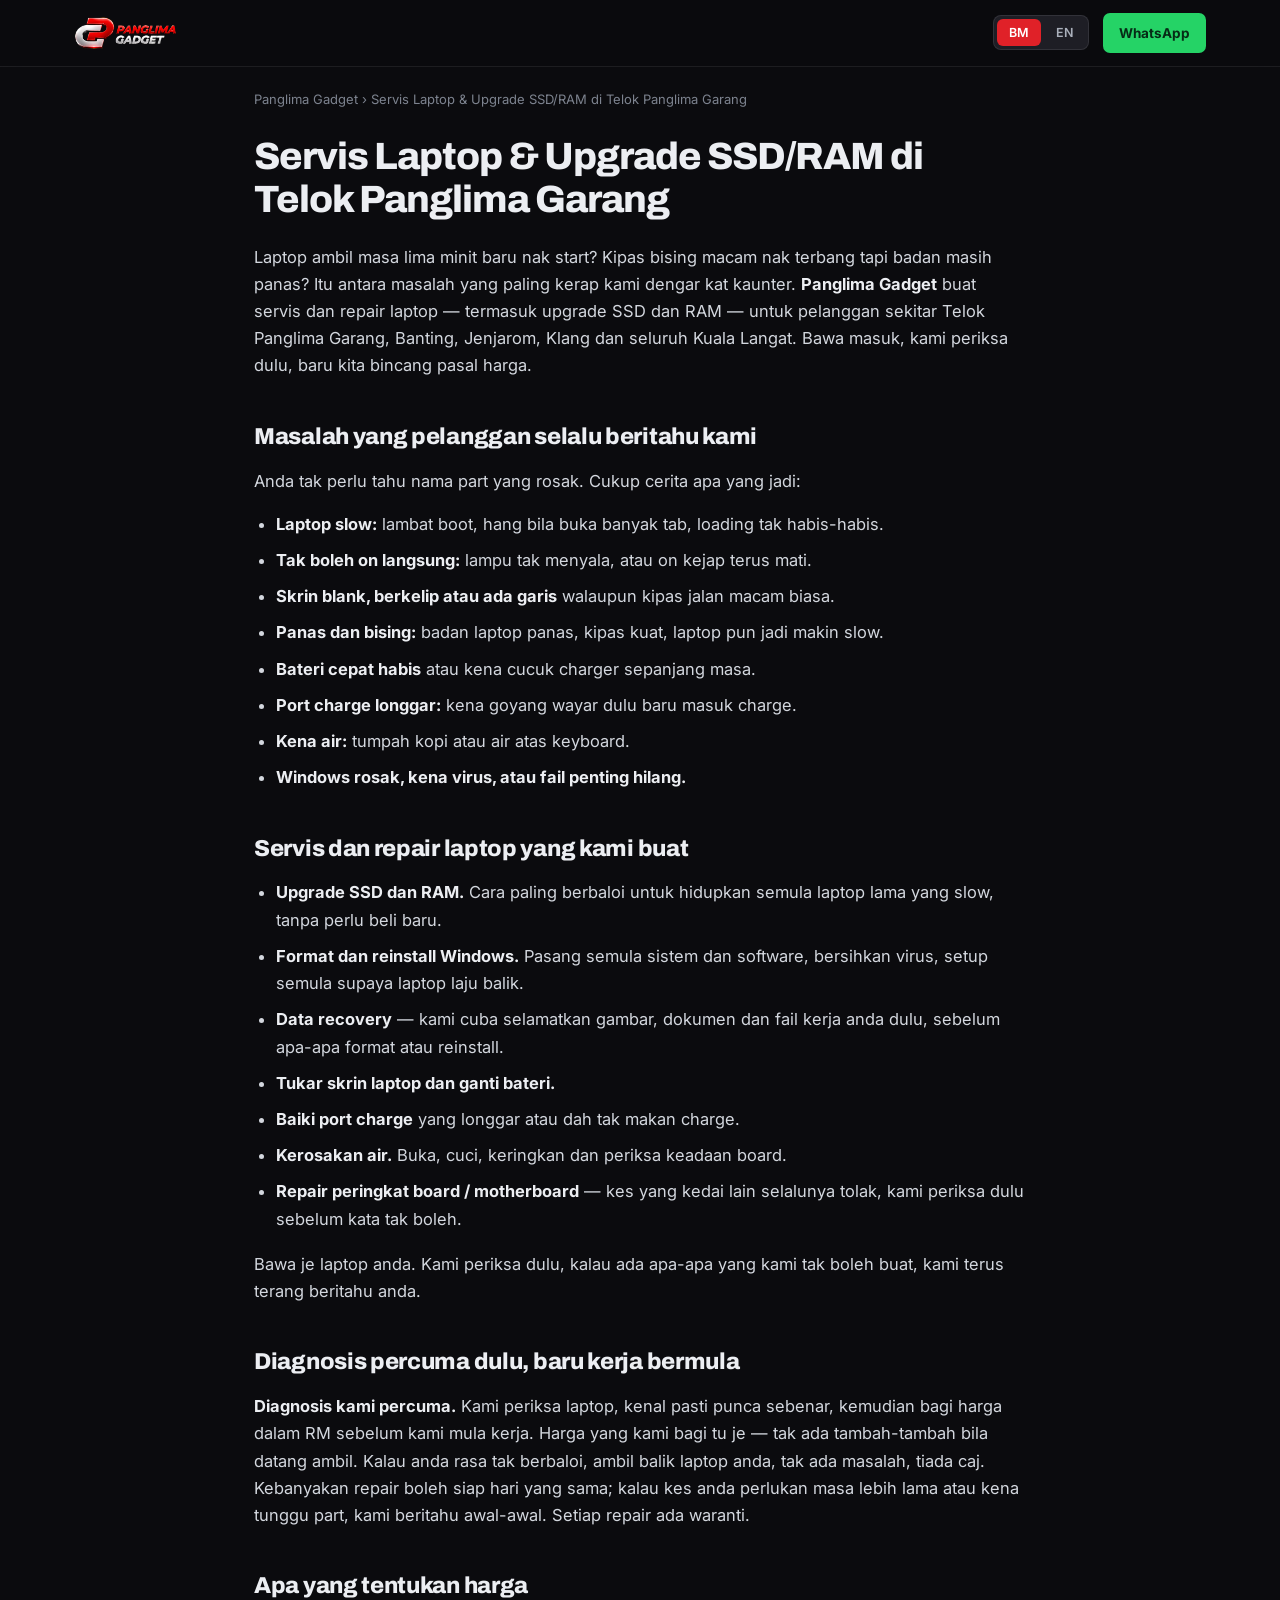
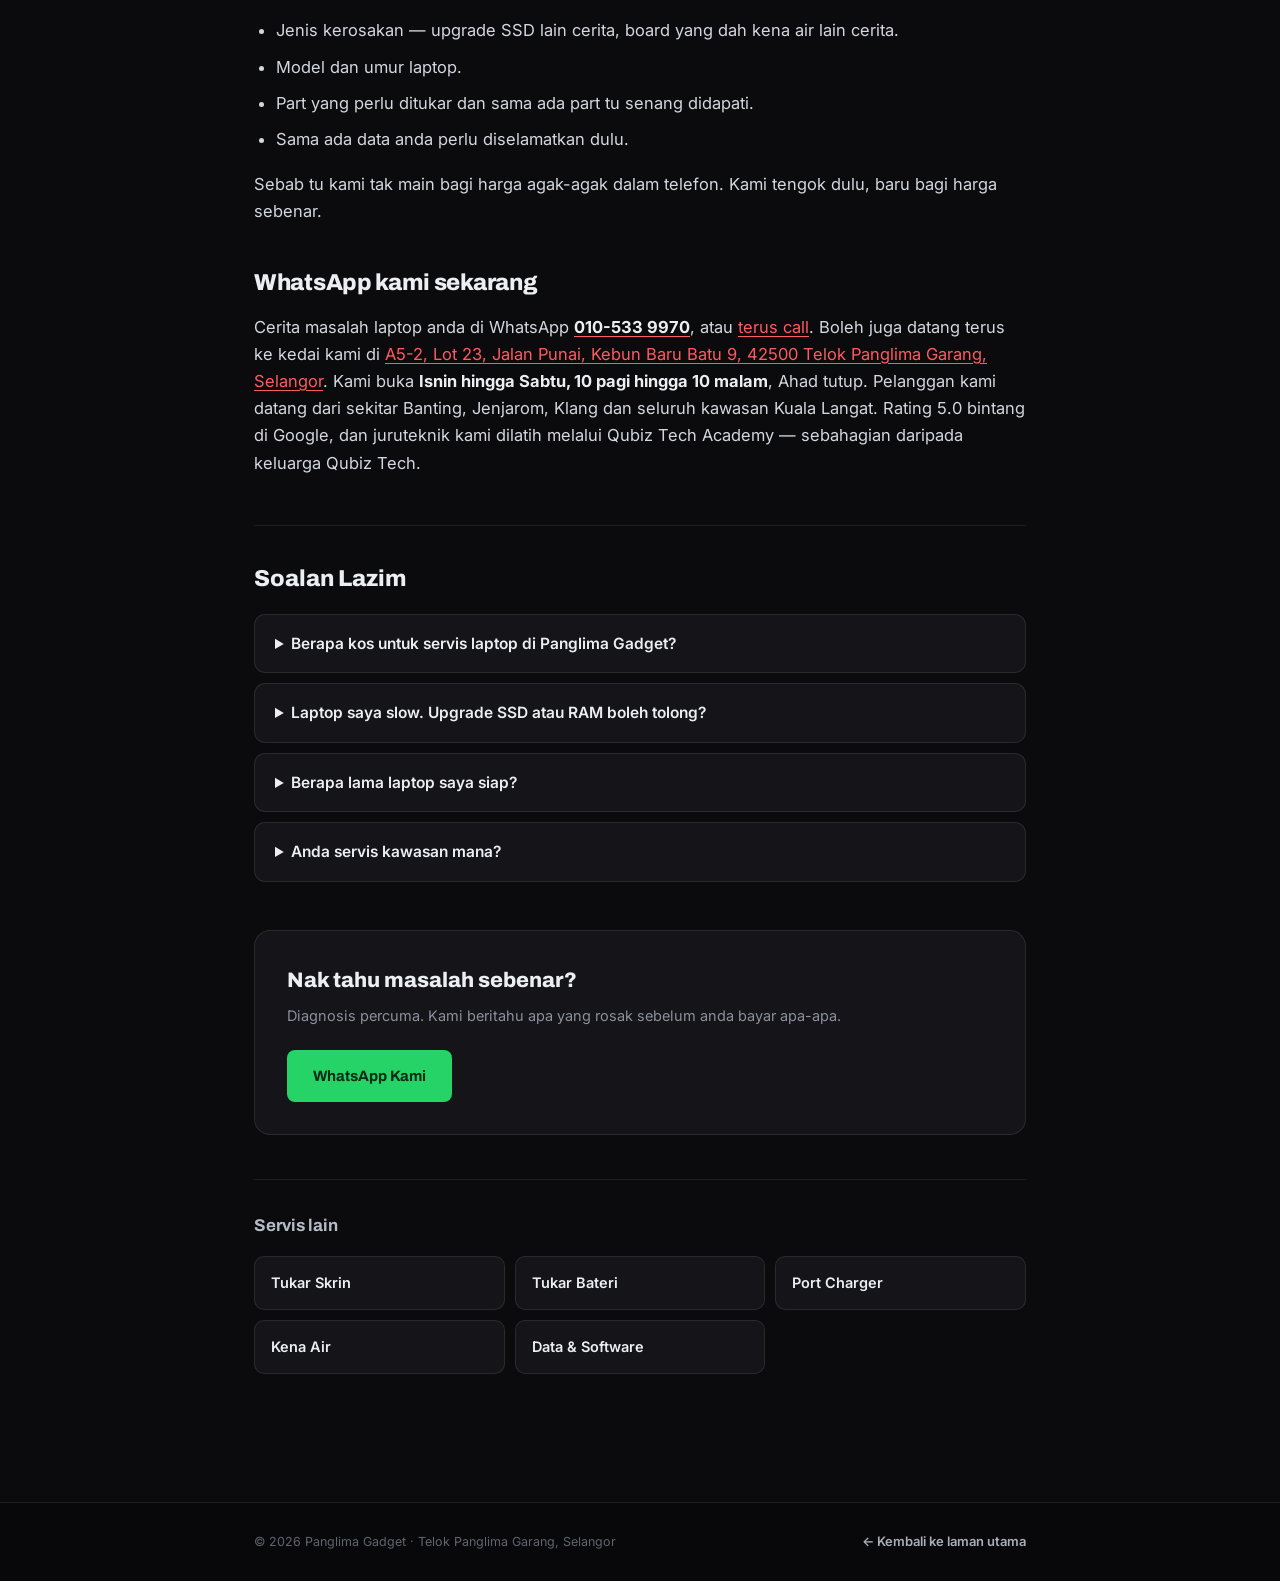
<file: servis-laptop/index.html>
<!DOCTYPE html>
<html lang="ms">
<head>
<meta charset="utf-8">
<meta name="viewport" content="width=device-width, initial-scale=1">
<title>Repair Laptop &amp; Upgrade SSD/RAM — Telok Panglima Garang</title>
<meta name="description" content="Laptop slow, tak boot atau panas? Kedai servis &amp; repair laptop, upgrade SSD/RAM di Telok Panglima Garang. Diagnosis percuma. WhatsApp 010-533 9970.">
<meta name="theme-color" content="#0b0b0e">
<link rel="canonical" href="https://panglimagadget.my/servis-laptop/">
<meta property="og:type" content="website">
<meta property="og:site_name" content="Panglima Gadget">
<meta property="og:locale" content="ms_MY">
<meta property="og:url" content="https://panglimagadget.my/servis-laptop/">
<meta property="og:title" content="Repair Laptop &amp; Upgrade SSD/RAM — Telok Panglima Garang">
<meta property="og:description" content="Laptop slow, tak boot atau panas? Kedai servis &amp; repair laptop, upgrade SSD/RAM di Telok Panglima Garang. Diagnosis percuma. WhatsApp 010-533 9970.">
<meta property="og:image" content="https://panglimagadget.my/images/storefront.jpg">
<meta name="twitter:card" content="summary_large_image">
<link rel="icon" type="image/png" href="/images/favicon.png">
<link rel="apple-touch-icon" href="/images/apple-touch-icon.png">
<link rel="preconnect" href="https://fonts.googleapis.com">
<link rel="preconnect" href="https://fonts.gstatic.com" crossorigin>
<link href="https://fonts.googleapis.com/css2?family=Archivo:wght@500..900&family=Inter:wght@400..600&display=swap" rel="stylesheet">
<script type="application/ld+json">
{
  "@context": "https://schema.org",
  "@graph": [
    {
      "@type": "BreadcrumbList",
      "itemListElement": [
        {
          "@type": "ListItem",
          "position": 1,
          "name": "Panglima Gadget",
          "item": "https://panglimagadget.my/"
        },
        {
          "@type": "ListItem",
          "position": 2,
          "name": "Servis Laptop & Upgrade SSD/RAM di Telok Panglima Garang",
          "item": "https://panglimagadget.my/servis-laptop/"
        }
      ]
    },
    {
      "@type": "Service",
      "name": "Servis Laptop & Upgrade SSD/RAM di Telok Panglima Garang",
      "serviceType": "Laptop Service & SSD/RAM Upgrade — Telok Panglima Garang",
      "url": "https://panglimagadget.my/servis-laptop/",
      "provider": {
        "@id": "https://panglimagadget.my/#business"
      },
      "areaServed": [
        {
          "@type": "City",
          "name": "Telok Panglima Garang"
        },
        {
          "@type": "City",
          "name": "Banting"
        },
        {
          "@type": "City",
          "name": "Jenjarom"
        },
        {
          "@type": "City",
          "name": "Kuala Langat"
        },
        {
          "@type": "City",
          "name": "Klang"
        }
      ]
    },
    {
      "@type": "FAQPage",
      "mainEntity": [
        {
          "@type": "Question",
          "name": "Berapa kos untuk servis laptop di Panglima Gadget?",
          "acceptedAnswer": {
            "@type": "Answer",
            "text": "Kami tak boleh bagi harga tepat sebelum tengok laptop, sebab kos bergantung pada jenis kerosakan, model laptop dan part yang perlu ditukar. Diagnosis kami percuma — bawa masuk, kami periksa, kemudian bagi harga dalam RM sebelum kami mula kerja. Anda putuskan selepas tahu harga."
          }
        },
        {
          "@type": "Question",
          "name": "Laptop saya slow. Upgrade SSD atau RAM boleh tolong?",
          "acceptedAnswer": {
            "@type": "Answer",
            "text": "Selalunya ya. Kalau punca laptop slow adalah hard disk lama atau RAM yang tak cukup, upgrade SSD dan RAM adalah cara paling berbaloi untuk buat ia laju balik tanpa beli laptop baru. Tapi ada juga kes slow disebabkan software, virus atau masalah haba — sebab tu kami buat diagnosis dulu sebelum cadang apa-apa."
          }
        },
        {
          "@type": "Question",
          "name": "Berapa lama laptop saya siap?",
          "acceptedAnswer": {
            "@type": "Answer",
            "text": "Kebanyakan repair boleh siap hari yang sama. Kalau kes anda lebih rumit atau kami kena tunggu part sampai, kami akan beritahu awal-awal masa bagi harga supaya anda boleh rancang."
          }
        },
        {
          "@type": "Question",
          "name": "Anda servis kawasan mana?",
          "acceptedAnswer": {
            "@type": "Answer",
            "text": "Kedai kami di A5-2, Lot 23, Jalan Punai, Kebun Baru Batu 9, 42500 Telok Panglima Garang, Selangor, dan pelanggan kami datang dari sekitar Telok Panglima Garang, Banting, Jenjarom, Klang dan seluruh Kuala Langat. Buka Isnin hingga Sabtu, 10 pagi hingga 10 malam, Ahad tutup. WhatsApp 010-533 9970 sebelum datang kalau nak pastikan."
          }
        }
      ]
    }
  ]
}
</script>
<style>
  :root{
    --bg:#0b0b0e;--bg-alt:#0e0e12;--card:#141419;--row:#1e1e25;--footer:#08080a;
    --red:#e02128;--red-light:#ff5a60;--wa:#25d366;--wa-hover:#3ee87a;--wa-ink:#062b16;--green:#4ade80;
    --t1:#eceef2;--t2:#d3d7de;--t3:#b6bcc7;--t4:#a9afba;--t5:#8b909b;--t6:#7d838f;--t8:#5f646e;
    --b1:rgba(255,255,255,.08);--b2:rgba(255,255,255,.09);
    --sans:'Inter',system-ui,sans-serif;--head:'Archivo',system-ui,sans-serif;
  }
  *{box-sizing:border-box;}
  html,body{margin:0;padding:0;}
  body{background:var(--bg);color:var(--t1);font-family:var(--sans);-webkit-font-smoothing:antialiased;line-height:1.65;}
  a{color:inherit;text-decoration:none;transition:color .18s ease,background-color .18s ease,border-color .18s ease,transform .2s ease;}
  img{display:block;max-width:100%;}
  ::selection{background:var(--red);color:#fff;}
  .wrap{max-width:820px;margin:0 auto;padding:0 24px;}

  header{position:sticky;top:0;z-index:60;background:rgba(11,11,14,.9);backdrop-filter:blur(14px);
    -webkit-backdrop-filter:blur(14px);border-bottom:1px solid var(--b1);}
  .nav{max-width:1180px;margin:0 auto;padding:0 24px;height:66px;display:flex;align-items:center;justify-content:space-between;gap:16px;}
  .nav img{height:34px;width:auto;}
  .nav-right{display:flex;align-items:center;gap:14px;}
  .toggle{display:inline-flex;background:var(--row);border:1px solid var(--b2);border-radius:8px;padding:3px;gap:3px;}
  .toggle button{background:none;border:none;cursor:pointer;font-family:var(--sans);font-size:12.5px;font-weight:600;
    color:var(--t4);padding:6px 12px;border-radius:6px;}
  .toggle button[aria-pressed="true"]{background:var(--red);color:#fff;}
  .pill{display:inline-flex;align-items:center;background:var(--wa);color:var(--wa-ink);padding:9px 16px;
    border-radius:7px;font-weight:700;font-size:13.5px;white-space:nowrap;}
  .pill:hover{background:var(--wa-hover);}

  .crumb{padding:22px 0 0;font-size:13px;color:var(--t6);}
  .crumb a:hover{color:var(--red-light);}
  main{padding:8px 0 72px;}
  h1{font-family:var(--head);font-size:38px;font-weight:800;letter-spacing:-1px;line-height:1.12;margin:18px 0 22px;}
  article h2{font-family:var(--head);font-size:23px;font-weight:800;letter-spacing:-.3px;margin:38px 0 12px;}
  article p{font-size:16.5px;color:var(--t2);margin:0 0 16px;}
  article ul{margin:0 0 18px;padding-left:22px;color:var(--t2);font-size:16.5px;}
  article li{margin-bottom:9px;}
  article strong{color:var(--t1);}
  article a{color:var(--red-light);text-decoration:underline;text-underline-offset:3px;}

  .faq{margin-top:48px;padding-top:34px;border-top:1px solid var(--b1);}
  .faq h2{font-family:var(--head);font-size:23px;font-weight:800;margin:0 0 16px;}
  details{background:var(--card);border:1px solid var(--b2);border-radius:11px;padding:16px 20px;margin-bottom:10px;}
  details[open]{border-color:rgba(224,33,40,.4);}
  summary{cursor:pointer;font-weight:600;font-size:15.5px;color:var(--t1);}
  details p{margin:12px 0 0;font-size:15.5px;color:var(--t4);}

  .cta{margin-top:48px;background:var(--card);border:1px solid var(--b2);border-radius:16px;padding:32px;
    display:flex;align-items:center;justify-content:space-between;gap:22px;flex-wrap:wrap;}
  .cta h2{font-family:var(--head);font-size:21px;font-weight:800;margin:0 0 6px;}
  .cta p{margin:0;font-size:14.5px;color:var(--t5);}
  .btn-wa{display:inline-flex;align-items:center;gap:9px;background:var(--wa);color:var(--wa-ink);padding:14px 26px;
    border-radius:8px;font-weight:700;font-size:15px;font-family:var(--head);white-space:nowrap;}
  .btn-wa:hover{background:var(--wa-hover);transform:translateY(-2px);}

  .related{margin-top:44px;padding-top:32px;border-top:1px solid var(--b1);}
  .related h2{font-family:var(--head);font-size:17px;font-weight:700;margin:0 0 16px;color:var(--t3);}
  .related-grid{display:grid;grid-template-columns:repeat(auto-fill,minmax(200px,1fr));gap:10px;}
  .related a{display:block;background:var(--card);border:1px solid var(--b2);border-radius:10px;padding:14px 16px;font-size:14.5px;font-weight:600;}
  .related a:hover{border-color:rgba(224,33,40,.5);color:var(--red-light);}

  footer{background:var(--footer);border-top:1px solid var(--b1);margin-top:56px;}
  footer .wrap{padding:28px 24px;display:flex;align-items:center;justify-content:space-between;gap:16px;flex-wrap:wrap;}
  .copy{font-size:12.5px;color:var(--t8);}
  footer a{font-size:13px;font-weight:600;color:var(--t4);}
  footer a:hover{color:var(--red-light);}

  [hidden]{display:none !important;}
  @media (max-width:600px){
    h1{font-size:28px;}
    .nav-right .pill{display:none;}
    article p,article ul{font-size:16px;}
  }
</style>
</head>
<body>

<header>
  <div class="nav">
    <a href="/" aria-label="Panglima Gadget"><img src="/images/panglima-gadget-header-logo-transparent.png" alt="Panglima Gadget"></a>
    <div class="nav-right">
      <div class="toggle" role="group" aria-label="Language">
        <button id="btnBm" aria-pressed="true">BM</button>
        <button id="btnEn" aria-pressed="false">EN</button>
      </div>
      <a class="pill" id="waTop" target="_blank" rel="noopener">WhatsApp</a>
    </div>
  </div>
</header>

<div class="wrap">
  <div class="crumb"><a href="/">Panglima Gadget</a> › <span data-lang-bm>Servis Laptop &amp; Upgrade SSD/RAM di Telok Panglima Garang</span><span data-lang-en hidden>Laptop Service &amp; SSD/RAM Upgrades in Telok Panglima Garang</span></div>
</div>

<main>
  <div class="wrap">
    <h1><span data-lang-bm>Servis Laptop &amp; Upgrade SSD/RAM di Telok Panglima Garang</span><span data-lang-en hidden>Laptop Service &amp; SSD/RAM Upgrades in Telok Panglima Garang</span></h1>

    <article data-lang-bm>
<p>Laptop ambil masa lima minit baru nak start? Kipas bising macam nak terbang tapi badan masih panas? Itu antara masalah yang paling kerap kami dengar kat kaunter. <strong>Panglima Gadget</strong> buat servis dan repair laptop — termasuk upgrade SSD dan RAM — untuk pelanggan sekitar Telok Panglima Garang, Banting, Jenjarom, Klang dan seluruh Kuala Langat. Bawa masuk, kami periksa dulu, baru kita bincang pasal harga.</p>

<h2>Masalah yang pelanggan selalu beritahu kami</h2>
<p>Anda tak perlu tahu nama part yang rosak. Cukup cerita apa yang jadi:</p>
<ul>
<li><strong>Laptop slow:</strong> lambat boot, hang bila buka banyak tab, loading tak habis-habis.</li>
<li><strong>Tak boleh on langsung:</strong> lampu tak menyala, atau on kejap terus mati.</li>
<li><strong>Skrin blank, berkelip atau ada garis</strong> walaupun kipas jalan macam biasa.</li>
<li><strong>Panas dan bising:</strong> badan laptop panas, kipas kuat, laptop pun jadi makin slow.</li>
<li><strong>Bateri cepat habis</strong> atau kena cucuk charger sepanjang masa.</li>
<li><strong>Port charge longgar:</strong> kena goyang wayar dulu baru masuk charge.</li>
<li><strong>Kena air:</strong> tumpah kopi atau air atas keyboard.</li>
<li><strong>Windows rosak, kena virus, atau fail penting hilang.</strong></li>
</ul>

<h2>Servis dan repair laptop yang kami buat</h2>
<ul>
<li><strong>Upgrade SSD dan RAM.</strong> Cara paling berbaloi untuk hidupkan semula laptop lama yang slow, tanpa perlu beli baru.</li>
<li><strong>Format dan reinstall Windows.</strong> Pasang semula sistem dan software, bersihkan virus, setup semula supaya laptop laju balik.</li>
<li><strong>Data recovery</strong> — kami cuba selamatkan gambar, dokumen dan fail kerja anda dulu, sebelum apa-apa format atau reinstall.</li>
<li><strong>Tukar skrin laptop dan ganti bateri.</strong></li>
<li><strong>Baiki port charge</strong> yang longgar atau dah tak makan charge.</li>
<li><strong>Kerosakan air.</strong> Buka, cuci, keringkan dan periksa keadaan board.</li>
<li><strong>Repair peringkat board / motherboard</strong> — kes yang kedai lain selalunya tolak, kami periksa dulu sebelum kata tak boleh.</li>
</ul>
<p>Bawa je laptop anda. Kami periksa dulu, kalau ada apa-apa yang kami tak boleh buat, kami terus terang beritahu anda.</p>

<h2>Diagnosis percuma dulu, baru kerja bermula</h2>
<p><strong>Diagnosis kami percuma.</strong> Kami periksa laptop, kenal pasti punca sebenar, kemudian bagi harga dalam RM sebelum kami mula kerja. Harga yang kami bagi tu je — tak ada tambah-tambah bila datang ambil. Kalau anda rasa tak berbaloi, ambil balik laptop anda, tak ada masalah, tiada caj. Kebanyakan repair boleh siap hari yang sama; kalau kes anda perlukan masa lebih lama atau kena tunggu part, kami beritahu awal-awal. Setiap repair ada waranti.</p>

<h2>Apa yang tentukan harga</h2>
<ul>
<li>Jenis kerosakan — upgrade SSD lain cerita, board yang dah kena air lain cerita.</li>
<li>Model dan umur laptop.</li>
<li>Part yang perlu ditukar dan sama ada part tu senang didapati.</li>
<li>Sama ada data anda perlu diselamatkan dulu.</li>
</ul>
<p>Sebab tu kami tak main bagi harga agak-agak dalam telefon. Kami tengok dulu, baru bagi harga sebenar.</p>

<h2>WhatsApp kami sekarang</h2>
<p>Cerita masalah laptop anda di WhatsApp <a href="https://wa.me/60105339970"><strong>010-533 9970</strong></a>, atau <a href="tel:+60105339970">terus call</a>. Boleh juga datang terus ke kedai kami di <a href="https://maps.google.com/?q=Panglima+Gadget+Telok+Panglima+Garang">A5-2, Lot 23, Jalan Punai, Kebun Baru Batu 9, 42500 Telok Panglima Garang, Selangor</a>. Kami buka <strong>Isnin hingga Sabtu, 10 pagi hingga 10 malam</strong>, Ahad tutup. Pelanggan kami datang dari sekitar Banting, Jenjarom, Klang dan seluruh kawasan Kuala Langat. Rating 5.0 bintang di Google, dan juruteknik kami dilatih melalui Qubiz Tech Academy — sebahagian daripada keluarga Qubiz Tech.</p>
    </article>
    <article data-lang-en hidden>
<p>Laptop takes five minutes just to start? Fan screaming like it wants to take off, but the body still runs hot? Those are the problems we hear most often at the counter. <strong>Panglima Gadget</strong> handles laptop service and repair — including SSD and RAM upgrades — for customers around Telok Panglima Garang, Banting, Jenjarom, Klang and the wider Kuala Langat area. Bring it in, we check it first, then we talk about price.</p>

<h2>Problems customers usually tell us about</h2>
<p>You don't need to know the name of the faulty part. Just tell us what's happening:</p>
<ul>
<li><strong>Laptop is slow:</strong> slow to boot, hangs with a few tabs open, loading that never ends.</li>
<li><strong>Won't turn on at all:</strong> no lights, or it powers on briefly then dies.</li>
<li><strong>Blank, flickering or lined screen</strong> even though the fan is running as usual.</li>
<li><strong>Hot and noisy:</strong> the body heats up, the fan runs hard, and the laptop gets slower.</li>
<li><strong>Battery drains fast</strong> or it only works plugged into the charger.</li>
<li><strong>Loose charging port:</strong> you have to wiggle the cable before it charges.</li>
<li><strong>Liquid damage:</strong> coffee or water spilled on the keyboard.</li>
<li><strong>Broken Windows, a virus, or important files gone missing.</strong></li>
</ul>

<h2>The laptop service and repairs we do</h2>
<ul>
<li><strong>SSD and RAM upgrades.</strong> The best-value way to bring an old, slow laptop back to life without buying new.</li>
<li><strong>Format and Windows reinstall.</strong> Fresh system and software install, virus clean-up, full setup so the machine runs quick again.</li>
<li><strong>Data recovery</strong> — we try to save your photos, documents and work files first, before any format or reinstall.</li>
<li><strong>Laptop screen replacement and battery replacement.</strong></li>
<li><strong>Charging port repair</strong> for loose ports or ones that no longer take a charge.</li>
<li><strong>Water damage recovery.</strong> Open up, clean, dry and inspect the board.</li>
<li><strong>Board-level / motherboard repair</strong> — the cases other shops usually turn away, we inspect first before saying it can't be done.</li>
</ul>
<p>Just bring your laptop in. We check it first, and if there's anything we can't do, we'll tell you straight.</p>

<h2>Free diagnostics first, work starts after</h2>
<p><strong>Our diagnostics are free.</strong> We inspect the laptop, identify the real cause, then give you a price in RM before we start work. That price is the price, no extras added when you come to collect. If you decide it isn't worth it, take the laptop home, no problem and no charge. Most repairs can be finished the same day; if your case needs longer or we have to wait on a part, we tell you upfront. Every repair has a warranty.</p>

<h2>What affects the price</h2>
<ul>
<li>The type of fault — an SSD upgrade is one story, a water-damaged board is another.</li>
<li>The model and age of the laptop.</li>
<li>Which parts need replacing and how easy that part is to source.</li>
<li>Whether your data needs to be recovered first.</li>
</ul>
<p>That's why we don't throw out guess prices over the phone. We look at it first, then give you a real number.</p>

<h2>WhatsApp us now</h2>
<p>Tell us what your laptop is doing on WhatsApp <a href="https://wa.me/60105339970"><strong>010-533 9970</strong></a>, or <a href="tel:+60105339970">just call</a>. You can also come straight to our shop at <a href="https://maps.google.com/?q=Panglima+Gadget+Telok+Panglima+Garang">A5-2, Lot 23, Jalan Punai, Kebun Baru Batu 9, 42500 Telok Panglima Garang, Selangor</a>. We're open <strong>Monday to Saturday, 10am to 10pm</strong>, closed Sunday. Our customers come from around Banting, Jenjarom, Klang and the wider Kuala Langat area. Rated 5.0 stars on Google, with technicians trained through Qubiz Tech Academy — part of the Qubiz Tech family.</p>
    </article>

    <section class="faq" data-lang-bm>
      <h2>Soalan Lazim</h2>
      <details><summary>Berapa kos untuk servis laptop di Panglima Gadget?</summary><p>Kami tak boleh bagi harga tepat sebelum tengok laptop, sebab kos bergantung pada jenis kerosakan, model laptop dan part yang perlu ditukar. Diagnosis kami percuma — bawa masuk, kami periksa, kemudian bagi harga dalam RM sebelum kami mula kerja. Anda putuskan selepas tahu harga.</p></details>
      <details><summary>Laptop saya slow. Upgrade SSD atau RAM boleh tolong?</summary><p>Selalunya ya. Kalau punca laptop slow adalah hard disk lama atau RAM yang tak cukup, upgrade SSD dan RAM adalah cara paling berbaloi untuk buat ia laju balik tanpa beli laptop baru. Tapi ada juga kes slow disebabkan software, virus atau masalah haba — sebab tu kami buat diagnosis dulu sebelum cadang apa-apa.</p></details>
      <details><summary>Berapa lama laptop saya siap?</summary><p>Kebanyakan repair boleh siap hari yang sama. Kalau kes anda lebih rumit atau kami kena tunggu part sampai, kami akan beritahu awal-awal masa bagi harga supaya anda boleh rancang.</p></details>
      <details><summary>Anda servis kawasan mana?</summary><p>Kedai kami di A5-2, Lot 23, Jalan Punai, Kebun Baru Batu 9, 42500 Telok Panglima Garang, Selangor, dan pelanggan kami datang dari sekitar Telok Panglima Garang, Banting, Jenjarom, Klang dan seluruh Kuala Langat. Buka Isnin hingga Sabtu, 10 pagi hingga 10 malam, Ahad tutup. WhatsApp 010-533 9970 sebelum datang kalau nak pastikan.</p></details>
    </section>

    <div class="cta">
      <div>
        <h2><span data-lang-bm>Nak tahu masalah sebenar?</span><span data-lang-en hidden>Want to know the real fault?</span></h2>
        <p><span data-lang-bm>Diagnosis percuma. Kami beritahu apa yang rosak sebelum anda bayar apa-apa.</span><span data-lang-en hidden>Free diagnostics. We tell you what's wrong before you pay anything.</span></p>
      </div>
      <a class="btn-wa" id="waCta" target="_blank" rel="noopener">
        <span data-lang-bm>WhatsApp Kami</span><span data-lang-en hidden>WhatsApp Us</span>
      </a>
    </div>

    <div class="related">
      <h2><span data-lang-bm>Servis lain</span><span data-lang-en hidden>Other services</span></h2>
      <div class="related-grid">
        <a href="/tukar-skrin/"><span data-lang-bm>Tukar Skrin</span><span data-lang-en hidden>Screen Replacement</span></a>
        <a href="/ganti-bateri/"><span data-lang-bm>Tukar Bateri</span><span data-lang-en hidden>Battery Replacement</span></a>
        <a href="/port-pengecas/"><span data-lang-bm>Port Charger</span><span data-lang-en hidden>Charging Port</span></a>
        <a href="/kerosakan-air/"><span data-lang-bm>Kena Air</span><span data-lang-en hidden>Water Damage</span></a>
        <a href="/data-perisian/"><span data-lang-bm>Data &amp; Software</span><span data-lang-en hidden>Data &amp; Software</span></a>
      </div>
    </div>
  </div>
</main>

<footer>
  <div class="wrap">
    <div class="copy">© 2026 Panglima Gadget · Telok Panglima Garang, Selangor</div>
    <a href="/"><span data-lang-bm>← Kembali ke laman utama</span><span data-lang-en hidden>← Back to home</span></a>
  </div>
</footer>

<script>
(function(){
  "use strict";
  var WA="60105339970";
  var MSG={bm:"Hi Panglima Gadget, saya nak tanya pasal Servis Laptop & Upgrade SSD/RAM di Telok Panglima Garang.",
           en:"Hi Panglima Gadget, I'd like to ask about a repair."};
  function waLink(m){return "https://api.whatsapp.com/send?phone="+WA+"&text="+encodeURIComponent(m);}

  var lang="bm";
  try{var s=localStorage.getItem("pg_lang"); if(s==="bm"||s==="en") lang=s;}catch(e){}

  var btnBm=document.getElementById("btnBm"), btnEn=document.getElementById("btnEn");

  function apply(){
    document.documentElement.lang = lang==="bm" ? "ms" : "en";
    var bm=document.querySelectorAll("[data-lang-bm]"), en=document.querySelectorAll("[data-lang-en]");
    for(var i=0;i<bm.length;i++) bm[i].hidden = (lang!=="bm");
    for(var j=0;j<en.length;j++) en[j].hidden = (lang!=="en");
    btnBm.setAttribute("aria-pressed", lang==="bm"?"true":"false");
    btnEn.setAttribute("aria-pressed", lang==="en"?"true":"false");
    var href=waLink(MSG[lang]||MSG.bm);
    document.getElementById("waTop").href=href;
    document.getElementById("waCta").href=href;
  }
  function set(l){ lang=l; try{localStorage.setItem("pg_lang",l);}catch(e){} apply(); }
  btnBm.addEventListener("click",function(){set("bm");});
  btnEn.addEventListener("click",function(){set("en");});
  apply();
})();
</script>
</body>
</html>
</file>
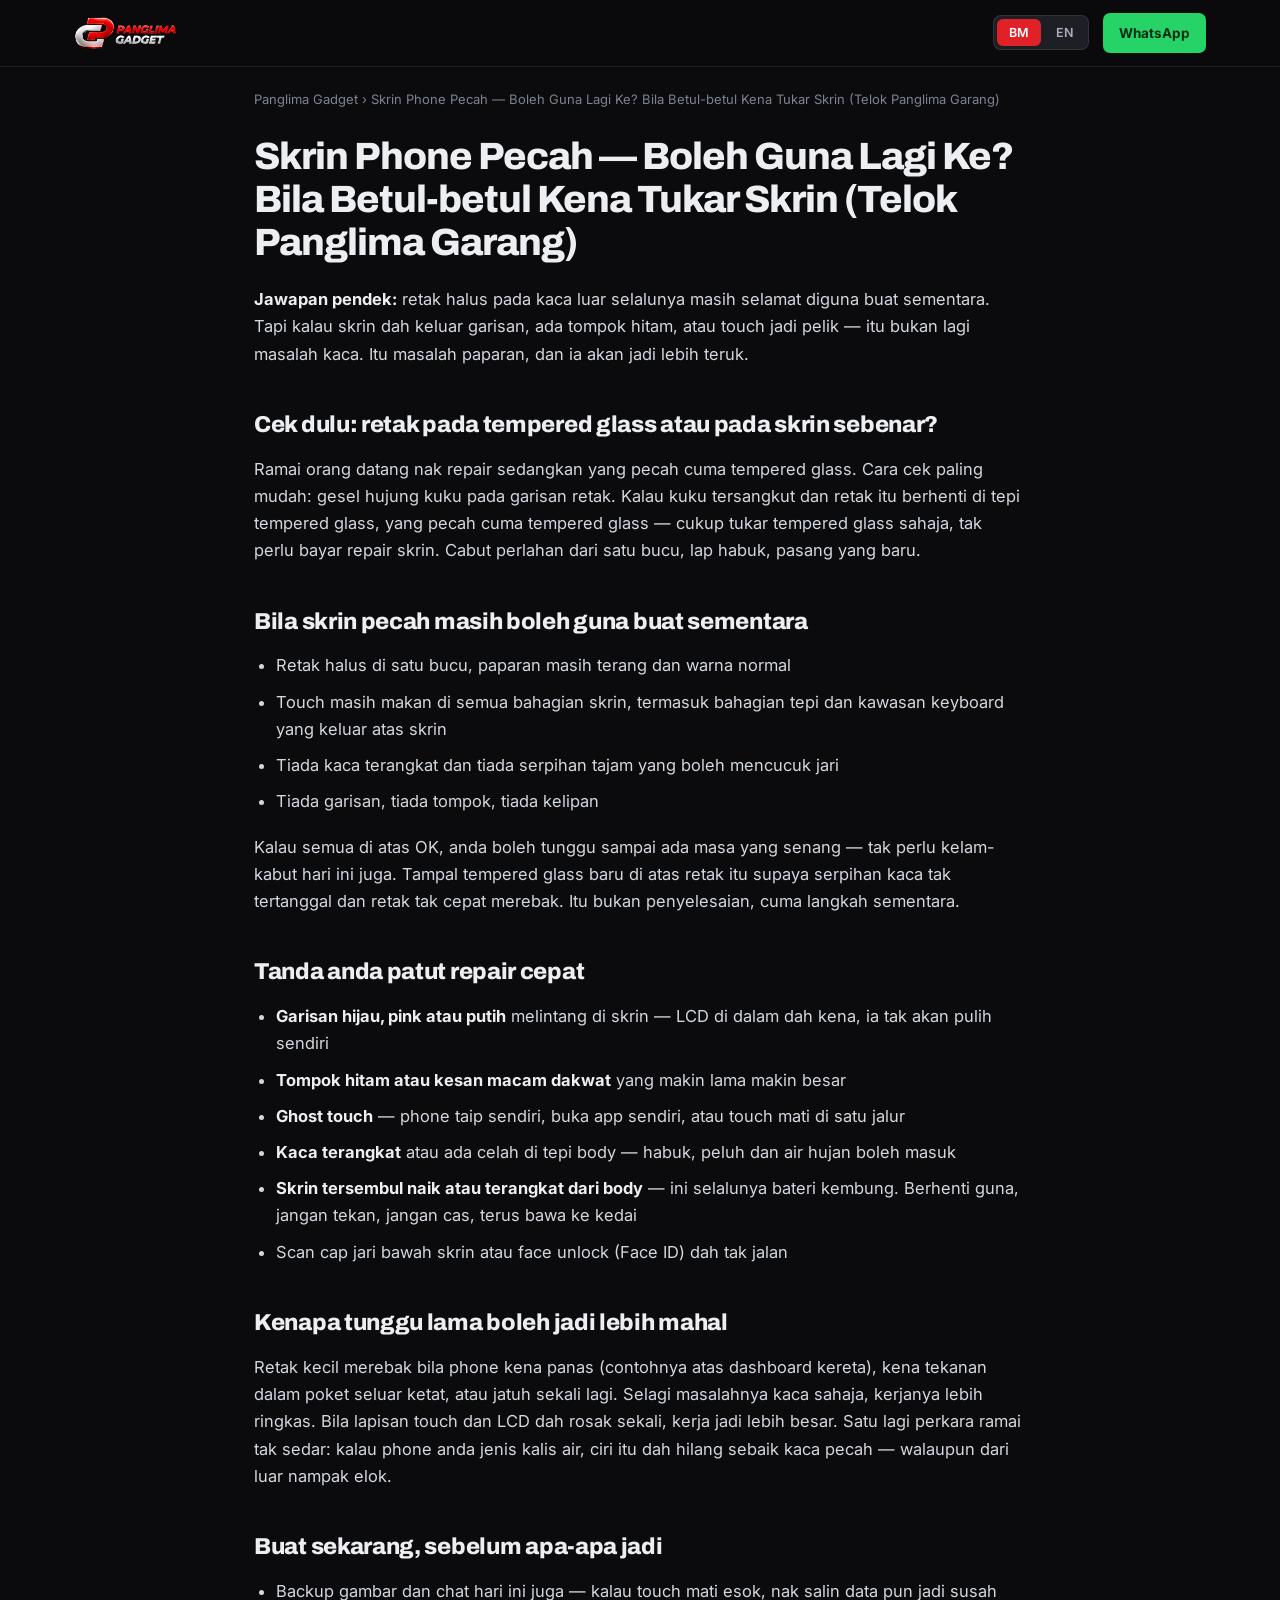
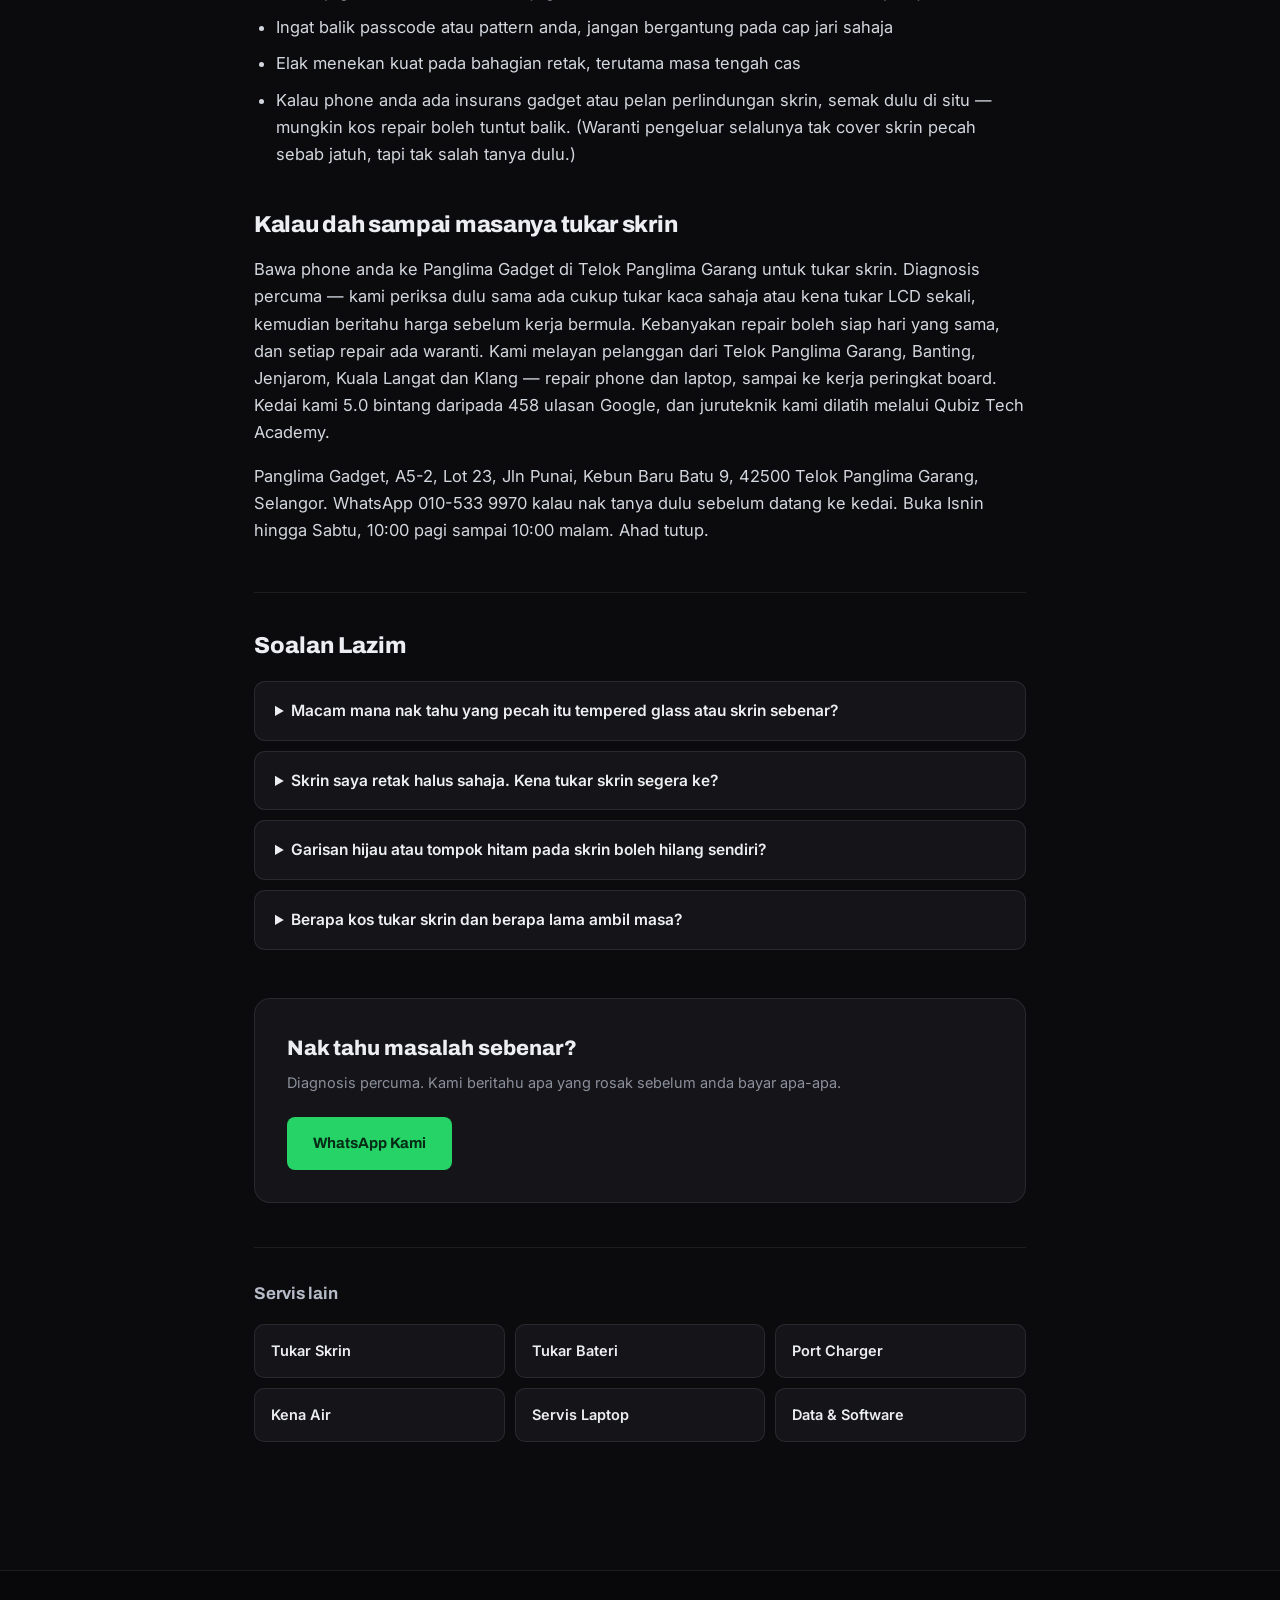
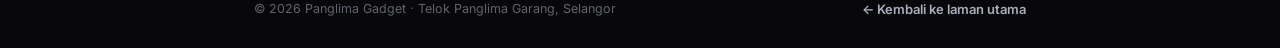
<file: skrin-pecah-guna-lagi/index.html>
<!DOCTYPE html>
<html lang="ms">
<head>
<meta charset="utf-8">
<meta name="viewport" content="width=device-width, initial-scale=1">
<title>Skrin Phone Pecah — Boleh Guna? Tukar Skrin Kuala Langat</title>
<meta name="description" content="Retak halus atau garisan hijau? Panduan jujur bila skrin pecah masih selamat diguna. Diagnosis percuma di Telok Panglima Garang — WhatsApp 010-533 9970.">
<meta name="theme-color" content="#0b0b0e">
<link rel="canonical" href="https://panglimagadget.my/skrin-pecah-guna-lagi/">
<meta property="og:type" content="article">
<meta property="og:site_name" content="Panglima Gadget">
<meta property="og:locale" content="ms_MY">
<meta property="og:url" content="https://panglimagadget.my/skrin-pecah-guna-lagi/">
<meta property="og:title" content="Skrin Phone Pecah — Boleh Guna? Tukar Skrin Kuala Langat">
<meta property="og:description" content="Retak halus atau garisan hijau? Panduan jujur bila skrin pecah masih selamat diguna. Diagnosis percuma di Telok Panglima Garang — WhatsApp 010-533 9970.">
<meta property="og:image" content="https://panglimagadget.my/images/storefront.jpg">
<meta name="twitter:card" content="summary_large_image">
<link rel="icon" type="image/png" href="/images/favicon.png">
<link rel="apple-touch-icon" href="/images/apple-touch-icon.png">
<link rel="preconnect" href="https://fonts.googleapis.com">
<link rel="preconnect" href="https://fonts.gstatic.com" crossorigin>
<link href="https://fonts.googleapis.com/css2?family=Archivo:wght@500..900&family=Inter:wght@400..600&display=swap" rel="stylesheet">
<script type="application/ld+json">
{
  "@context": "https://schema.org",
  "@graph": [
    {
      "@type": "BreadcrumbList",
      "itemListElement": [
        {
          "@type": "ListItem",
          "position": 1,
          "name": "Panglima Gadget",
          "item": "https://panglimagadget.my/"
        },
        {
          "@type": "ListItem",
          "position": 2,
          "name": "Skrin Phone Pecah — Boleh Guna Lagi Ke? Bila Betul-betul Kena Tukar Skrin (Telok Panglima Garang)",
          "item": "https://panglimagadget.my/skrin-pecah-guna-lagi/"
        }
      ]
    },
    {
      "@type": "Article",
      "headline": "Skrin Phone Pecah — Boleh Guna Lagi Ke? Bila Betul-betul Kena Tukar Skrin (Telok Panglima Garang)",
      "inLanguage": "ms-MY",
      "url": "https://panglimagadget.my/skrin-pecah-guna-lagi/",
      "publisher": {
        "@id": "https://panglimagadget.my/#business"
      },
      "mainEntityOfPage": "https://panglimagadget.my/skrin-pecah-guna-lagi/"
    },
    {
      "@type": "FAQPage",
      "mainEntity": [
        {
          "@type": "Question",
          "name": "Macam mana nak tahu yang pecah itu tempered glass atau skrin sebenar?",
          "acceptedAnswer": {
            "@type": "Answer",
            "text": "Gesel hujung kuku pada garisan retak. Kalau kuku tersangkut dan retak itu berhenti di tepi tempered glass, yang pecah cuma tempered glass — cukup tukar yang baru, tak perlu repair skrin. Kalau retak masuk sampai ke kaca peranti atau paparan dah terjejas, itu skrin sebenar."
          }
        },
        {
          "@type": "Question",
          "name": "Skrin saya retak halus sahaja. Kena tukar skrin segera ke?",
          "acceptedAnswer": {
            "@type": "Answer",
            "text": "Tidak semestinya. Kalau paparan masih terang, touch masih makan di semua bahagian, tiada garisan atau tompok, dan tiada kaca terangkat, ia masih selamat diguna buat sementara. Tampal tempered glass baru di atas retak itu supaya serpihan kaca tak tertanggal dan retak tak cepat merebak."
          }
        },
        {
          "@type": "Question",
          "name": "Garisan hijau atau tompok hitam pada skrin boleh hilang sendiri?",
          "acceptedAnswer": {
            "@type": "Answer",
            "text": "Tidak. Garisan hijau, pink atau putih dan tompok hitam bermakna LCD di dalam dah rosak. Ia akan merebak, bukan pulih. Kalau anda nampak tanda ini, jangan tunggu lama — lagi lambat, lagi besar kerjanya."
          }
        },
        {
          "@type": "Question",
          "name": "Berapa kos tukar skrin dan berapa lama ambil masa?",
          "acceptedAnswer": {
            "@type": "Answer",
            "text": "Bergantung pada model phone dan sama ada cukup tukar kaca sahaja atau kena tukar LCD sekali. Sebab itu diagnosis di Panglima Gadget percuma — kami periksa dulu, beritahu harga dan jangka masa sebelum kerja bermula, dan anda bebas untuk tidak teruskan. Kebanyakan repair boleh siap hari yang sama dan setiap repair ada waranti."
          }
        }
      ]
    }
  ]
}
</script>
<style>
  :root{
    --bg:#0b0b0e;--bg-alt:#0e0e12;--card:#141419;--row:#1e1e25;--footer:#08080a;
    --red:#e02128;--red-light:#ff5a60;--wa:#25d366;--wa-hover:#3ee87a;--wa-ink:#062b16;--green:#4ade80;
    --t1:#eceef2;--t2:#d3d7de;--t3:#b6bcc7;--t4:#a9afba;--t5:#8b909b;--t6:#7d838f;--t8:#5f646e;
    --b1:rgba(255,255,255,.08);--b2:rgba(255,255,255,.09);
    --sans:'Inter',system-ui,sans-serif;--head:'Archivo',system-ui,sans-serif;
  }
  *{box-sizing:border-box;}
  html,body{margin:0;padding:0;}
  body{background:var(--bg);color:var(--t1);font-family:var(--sans);-webkit-font-smoothing:antialiased;line-height:1.65;}
  a{color:inherit;text-decoration:none;transition:color .18s ease,background-color .18s ease,border-color .18s ease,transform .2s ease;}
  img{display:block;max-width:100%;}
  ::selection{background:var(--red);color:#fff;}
  .wrap{max-width:820px;margin:0 auto;padding:0 24px;}

  header{position:sticky;top:0;z-index:60;background:rgba(11,11,14,.9);backdrop-filter:blur(14px);
    -webkit-backdrop-filter:blur(14px);border-bottom:1px solid var(--b1);}
  .nav{max-width:1180px;margin:0 auto;padding:0 24px;height:66px;display:flex;align-items:center;justify-content:space-between;gap:16px;}
  .nav img{height:34px;width:auto;}
  .nav-right{display:flex;align-items:center;gap:14px;}
  .toggle{display:inline-flex;background:var(--row);border:1px solid var(--b2);border-radius:8px;padding:3px;gap:3px;}
  .toggle button{background:none;border:none;cursor:pointer;font-family:var(--sans);font-size:12.5px;font-weight:600;
    color:var(--t4);padding:6px 12px;border-radius:6px;}
  .toggle button[aria-pressed="true"]{background:var(--red);color:#fff;}
  .pill{display:inline-flex;align-items:center;background:var(--wa);color:var(--wa-ink);padding:9px 16px;
    border-radius:7px;font-weight:700;font-size:13.5px;white-space:nowrap;}
  .pill:hover{background:var(--wa-hover);}

  .crumb{padding:22px 0 0;font-size:13px;color:var(--t6);}
  .crumb a:hover{color:var(--red-light);}
  main{padding:8px 0 72px;}
  h1{font-family:var(--head);font-size:38px;font-weight:800;letter-spacing:-1px;line-height:1.12;margin:18px 0 22px;}
  article h2{font-family:var(--head);font-size:23px;font-weight:800;letter-spacing:-.3px;margin:38px 0 12px;}
  article p{font-size:16.5px;color:var(--t2);margin:0 0 16px;}
  article ul{margin:0 0 18px;padding-left:22px;color:var(--t2);font-size:16.5px;}
  article li{margin-bottom:9px;}
  article strong{color:var(--t1);}
  article a{color:var(--red-light);text-decoration:underline;text-underline-offset:3px;}

  .faq{margin-top:48px;padding-top:34px;border-top:1px solid var(--b1);}
  .faq h2{font-family:var(--head);font-size:23px;font-weight:800;margin:0 0 16px;}
  details{background:var(--card);border:1px solid var(--b2);border-radius:11px;padding:16px 20px;margin-bottom:10px;}
  details[open]{border-color:rgba(224,33,40,.4);}
  summary{cursor:pointer;font-weight:600;font-size:15.5px;color:var(--t1);}
  details p{margin:12px 0 0;font-size:15.5px;color:var(--t4);}

  .cta{margin-top:48px;background:var(--card);border:1px solid var(--b2);border-radius:16px;padding:32px;
    display:flex;align-items:center;justify-content:space-between;gap:22px;flex-wrap:wrap;}
  .cta h2{font-family:var(--head);font-size:21px;font-weight:800;margin:0 0 6px;}
  .cta p{margin:0;font-size:14.5px;color:var(--t5);}
  .btn-wa{display:inline-flex;align-items:center;gap:9px;background:var(--wa);color:var(--wa-ink);padding:14px 26px;
    border-radius:8px;font-weight:700;font-size:15px;font-family:var(--head);white-space:nowrap;}
  .btn-wa:hover{background:var(--wa-hover);transform:translateY(-2px);}

  .related{margin-top:44px;padding-top:32px;border-top:1px solid var(--b1);}
  .related h2{font-family:var(--head);font-size:17px;font-weight:700;margin:0 0 16px;color:var(--t3);}
  .related-grid{display:grid;grid-template-columns:repeat(auto-fill,minmax(200px,1fr));gap:10px;}
  .related a{display:block;background:var(--card);border:1px solid var(--b2);border-radius:10px;padding:14px 16px;font-size:14.5px;font-weight:600;}
  .related a:hover{border-color:rgba(224,33,40,.5);color:var(--red-light);}

  footer{background:var(--footer);border-top:1px solid var(--b1);margin-top:56px;}
  footer .wrap{padding:28px 24px;display:flex;align-items:center;justify-content:space-between;gap:16px;flex-wrap:wrap;}
  .copy{font-size:12.5px;color:var(--t8);}
  footer a{font-size:13px;font-weight:600;color:var(--t4);}
  footer a:hover{color:var(--red-light);}

  [hidden]{display:none !important;}
  @media (max-width:600px){
    h1{font-size:28px;}
    .nav-right .pill{display:none;}
    article p,article ul{font-size:16px;}
  }
</style>
</head>
<body>

<header>
  <div class="nav">
    <a href="/" aria-label="Panglima Gadget"><img src="/images/panglima-gadget-header-logo-transparent.png" alt="Panglima Gadget"></a>
    <div class="nav-right">
      <div class="toggle" role="group" aria-label="Language">
        <button id="btnBm" aria-pressed="true">BM</button>
        <button id="btnEn" aria-pressed="false">EN</button>
      </div>
      <a class="pill" id="waTop" target="_blank" rel="noopener">WhatsApp</a>
    </div>
  </div>
</header>

<div class="wrap">
  <div class="crumb"><a href="/">Panglima Gadget</a> › <span data-lang-bm>Skrin Phone Pecah — Boleh Guna Lagi Ke? Bila Betul-betul Kena Tukar Skrin (Telok Panglima Garang)</span><span data-lang-en hidden>Cracked Phone Screen — Is It Still Usable? When You Really Need a Screen Replacement (Telok Panglima Garang)</span></div>
</div>

<main>
  <div class="wrap">
    <h1><span data-lang-bm>Skrin Phone Pecah — Boleh Guna Lagi Ke? Bila Betul-betul Kena Tukar Skrin (Telok Panglima Garang)</span><span data-lang-en hidden>Cracked Phone Screen — Is It Still Usable? When You Really Need a Screen Replacement (Telok Panglima Garang)</span></h1>

    <article data-lang-bm>
<p><strong>Jawapan pendek:</strong> retak halus pada kaca luar selalunya masih selamat diguna buat sementara. Tapi kalau skrin dah keluar garisan, ada tompok hitam, atau touch jadi pelik — itu bukan lagi masalah kaca. Itu masalah paparan, dan ia akan jadi lebih teruk.</p>

<h2>Cek dulu: retak pada tempered glass atau pada skrin sebenar?</h2>
<p>Ramai orang datang nak repair sedangkan yang pecah cuma tempered glass. Cara cek paling mudah: gesel hujung kuku pada garisan retak. Kalau kuku tersangkut dan retak itu berhenti di tepi tempered glass, yang pecah cuma tempered glass — cukup tukar tempered glass sahaja, tak perlu bayar repair skrin. Cabut perlahan dari satu bucu, lap habuk, pasang yang baru.</p>

<h2>Bila skrin pecah masih boleh guna buat sementara</h2>
<ul>
<li>Retak halus di satu bucu, paparan masih terang dan warna normal</li>
<li>Touch masih makan di semua bahagian skrin, termasuk bahagian tepi dan kawasan keyboard yang keluar atas skrin</li>
<li>Tiada kaca terangkat dan tiada serpihan tajam yang boleh mencucuk jari</li>
<li>Tiada garisan, tiada tompok, tiada kelipan</li>
</ul>
<p>Kalau semua di atas OK, anda boleh tunggu sampai ada masa yang senang — tak perlu kelam-kabut hari ini juga. Tampal tempered glass baru di atas retak itu supaya serpihan kaca tak tertanggal dan retak tak cepat merebak. Itu bukan penyelesaian, cuma langkah sementara.</p>

<h2>Tanda anda patut repair cepat</h2>
<ul>
<li><strong>Garisan hijau, pink atau putih</strong> melintang di skrin — LCD di dalam dah kena, ia tak akan pulih sendiri</li>
<li><strong>Tompok hitam atau kesan macam dakwat</strong> yang makin lama makin besar</li>
<li><strong>Ghost touch</strong> — phone taip sendiri, buka app sendiri, atau touch mati di satu jalur</li>
<li><strong>Kaca terangkat</strong> atau ada celah di tepi body — habuk, peluh dan air hujan boleh masuk</li>
<li><strong>Skrin tersembul naik atau terangkat dari body</strong> — ini selalunya bateri kembung. Berhenti guna, jangan tekan, jangan cas, terus bawa ke kedai</li>
<li>Scan cap jari bawah skrin atau face unlock (Face ID) dah tak jalan</li>
</ul>

<h2>Kenapa tunggu lama boleh jadi lebih mahal</h2>
<p>Retak kecil merebak bila phone kena panas (contohnya atas dashboard kereta), kena tekanan dalam poket seluar ketat, atau jatuh sekali lagi. Selagi masalahnya kaca sahaja, kerjanya lebih ringkas. Bila lapisan touch dan LCD dah rosak sekali, kerja jadi lebih besar. Satu lagi perkara ramai tak sedar: kalau phone anda jenis kalis air, ciri itu dah hilang sebaik kaca pecah — walaupun dari luar nampak elok.</p>

<h2>Buat sekarang, sebelum apa-apa jadi</h2>
<ul>
<li>Backup gambar dan chat hari ini juga — kalau touch mati esok, nak salin data pun jadi susah</li>
<li>Ingat balik passcode atau pattern anda, jangan bergantung pada cap jari sahaja</li>
<li>Elak menekan kuat pada bahagian retak, terutama masa tengah cas</li>
<li>Kalau phone anda ada insurans gadget atau pelan perlindungan skrin, semak dulu di situ — mungkin kos repair boleh tuntut balik. (Waranti pengeluar selalunya tak cover skrin pecah sebab jatuh, tapi tak salah tanya dulu.)</li>
</ul>

<h2>Kalau dah sampai masanya tukar skrin</h2>
<p>Bawa phone anda ke Panglima Gadget di Telok Panglima Garang untuk tukar skrin. Diagnosis percuma — kami periksa dulu sama ada cukup tukar kaca sahaja atau kena tukar LCD sekali, kemudian beritahu harga sebelum kerja bermula. Kebanyakan repair boleh siap hari yang sama, dan setiap repair ada waranti. Kami melayan pelanggan dari Telok Panglima Garang, Banting, Jenjarom, Kuala Langat dan Klang — repair phone dan laptop, sampai ke kerja peringkat board. Kedai kami 5.0 bintang daripada 458 ulasan Google, dan juruteknik kami dilatih melalui Qubiz Tech Academy.</p>
<p>Panglima Gadget, A5-2, Lot 23, Jln Punai, Kebun Baru Batu 9, 42500 Telok Panglima Garang, Selangor. WhatsApp 010-533 9970 kalau nak tanya dulu sebelum datang ke kedai. Buka Isnin hingga Sabtu, 10:00 pagi sampai 10:00 malam. Ahad tutup.</p>
    </article>
    <article data-lang-en hidden>
<p><strong>Short answer:</strong> a hairline crack in the outer glass is usually safe to keep using for a while. But once you see lines across the display, black patches, or the touch starts behaving strangely, it is no longer a glass problem. That is a display problem, and it only gets worse.</p>

<h2>First check: is the crack on the tempered glass or the actual screen?</h2>
<p>Plenty of people come in to pay for a repair when it was only the tempered glass that broke. Easiest way to check: run a fingernail along the crack. If the nail catches and the crack stops at the edge of the tempered glass, only the protector is broken — just replace the protector, no screen repair needed. Peel it off slowly from one corner, wipe the dust away, and stick on a new one.</p>

<h2>When a cracked screen is still fine to use for now</h2>
<ul>
<li>A hairline crack in one corner, display still bright with normal colours</li>
<li>Touch still registers everywhere on the screen, including the edges and the on-screen keyboard area</li>
<li>No lifted glass and no sharp shards that could catch your finger</li>
<li>No lines, no patches, no flickering</li>
</ul>
<p>If all of that holds true, you can wait until you have time — no need to rush in today. Put a fresh tempered glass over the crack so the shards stay put and the crack spreads more slowly. That is not a fix, just a temporary measure.</p>

<h2>Signs you should get it repaired soon</h2>
<ul>
<li><strong>Green, pink or white lines</strong> across the screen — the LCD inside is already damaged and it will not heal on its own</li>
<li><strong>Black or ink-like patches</strong> that keep getting bigger</li>
<li><strong>Ghost touch</strong> — the phone types by itself, opens apps by itself, or the touch is dead along one strip</li>
<li><strong>Lifted glass</strong> or a gap along the edge of the body — dust, sweat and rain can get in</li>
<li><strong>The screen bulging or lifting away from the body</strong> — that is usually a swollen battery. Stop using it, do not press on it, do not charge it, bring it straight in</li>
<li>The under-screen fingerprint scanner or face unlock (Face ID) has stopped working</li>
</ul>

<h2>Why waiting can cost more</h2>
<p>Small cracks spread when the phone gets hot (a car dashboard, for example), gets squeezed in a tight pocket, or takes another drop. While it is only the glass, the job stays simpler. Once the touch layer and the LCD are both damaged, it becomes a bigger job. One thing many people miss: if your phone is a water-resistant model, that protection is gone the moment the glass cracks — even if it still looks fine from the outside.</p>

<h2>Do this now, before anything else happens</h2>
<ul>
<li>Back up your photos and chats today — if the touch dies tomorrow, even copying data off becomes difficult</li>
<li>Remind yourself of your passcode or pattern; do not rely on the fingerprint alone</li>
<li>Avoid pressing hard on the cracked area, especially while charging</li>
<li>If your phone has gadget insurance or a screen protection plan, check there first — the repair cost may be claimable. (Manufacturer warranty usually does not cover a screen cracked in a drop, but there is no harm in asking.)</li>
</ul>

<h2>When it is time for a screen replacement</h2>
<p>Bring your phone to Panglima Gadget in Telok Panglima Garang for a screen replacement. Diagnostics are free — we check first whether replacing the glass alone is enough or the LCD has to go too, then tell you the price before any work starts. Most repairs can be finished the same day, and every repair comes with a warranty. We look after customers from Telok Panglima Garang, Banting, Jenjarom, Kuala Langat and Klang — phone and laptop repair, right down to board-level work. We hold 5.0 stars from 458 Google reviews, and our technicians are trained through Qubiz Tech Academy.</p>
<p>Panglima Gadget, A5-2, Lot 23, Jln Punai, Kebun Baru Batu 9, 42500 Telok Panglima Garang, Selangor. WhatsApp 010-533 9970 if you want to ask first before coming in. Open Monday to Saturday, 10:00am to 10:00pm. Closed Sunday.</p>
    </article>

    <section class="faq" data-lang-bm>
      <h2>Soalan Lazim</h2>
      <details><summary>Macam mana nak tahu yang pecah itu tempered glass atau skrin sebenar?</summary><p>Gesel hujung kuku pada garisan retak. Kalau kuku tersangkut dan retak itu berhenti di tepi tempered glass, yang pecah cuma tempered glass — cukup tukar yang baru, tak perlu repair skrin. Kalau retak masuk sampai ke kaca peranti atau paparan dah terjejas, itu skrin sebenar.</p></details>
      <details><summary>Skrin saya retak halus sahaja. Kena tukar skrin segera ke?</summary><p>Tidak semestinya. Kalau paparan masih terang, touch masih makan di semua bahagian, tiada garisan atau tompok, dan tiada kaca terangkat, ia masih selamat diguna buat sementara. Tampal tempered glass baru di atas retak itu supaya serpihan kaca tak tertanggal dan retak tak cepat merebak.</p></details>
      <details><summary>Garisan hijau atau tompok hitam pada skrin boleh hilang sendiri?</summary><p>Tidak. Garisan hijau, pink atau putih dan tompok hitam bermakna LCD di dalam dah rosak. Ia akan merebak, bukan pulih. Kalau anda nampak tanda ini, jangan tunggu lama — lagi lambat, lagi besar kerjanya.</p></details>
      <details><summary>Berapa kos tukar skrin dan berapa lama ambil masa?</summary><p>Bergantung pada model phone dan sama ada cukup tukar kaca sahaja atau kena tukar LCD sekali. Sebab itu diagnosis di Panglima Gadget percuma — kami periksa dulu, beritahu harga dan jangka masa sebelum kerja bermula, dan anda bebas untuk tidak teruskan. Kebanyakan repair boleh siap hari yang sama dan setiap repair ada waranti.</p></details>
    </section>

    <div class="cta">
      <div>
        <h2><span data-lang-bm>Nak tahu masalah sebenar?</span><span data-lang-en hidden>Want to know the real fault?</span></h2>
        <p><span data-lang-bm>Diagnosis percuma. Kami beritahu apa yang rosak sebelum anda bayar apa-apa.</span><span data-lang-en hidden>Free diagnostics. We tell you what's wrong before you pay anything.</span></p>
      </div>
      <a class="btn-wa" id="waCta" target="_blank" rel="noopener">
        <span data-lang-bm>WhatsApp Kami</span><span data-lang-en hidden>WhatsApp Us</span>
      </a>
    </div>

    <div class="related">
      <h2><span data-lang-bm>Servis lain</span><span data-lang-en hidden>Other services</span></h2>
      <div class="related-grid">
        <a href="/tukar-skrin/"><span data-lang-bm>Tukar Skrin</span><span data-lang-en hidden>Screen Replacement</span></a>
        <a href="/ganti-bateri/"><span data-lang-bm>Tukar Bateri</span><span data-lang-en hidden>Battery Replacement</span></a>
        <a href="/port-pengecas/"><span data-lang-bm>Port Charger</span><span data-lang-en hidden>Charging Port</span></a>
        <a href="/kerosakan-air/"><span data-lang-bm>Kena Air</span><span data-lang-en hidden>Water Damage</span></a>
        <a href="/servis-laptop/"><span data-lang-bm>Servis Laptop</span><span data-lang-en hidden>Laptop Service</span></a>
        <a href="/data-perisian/"><span data-lang-bm>Data &amp; Software</span><span data-lang-en hidden>Data &amp; Software</span></a>
      </div>
    </div>
  </div>
</main>

<footer>
  <div class="wrap">
    <div class="copy">© 2026 Panglima Gadget · Telok Panglima Garang, Selangor</div>
    <a href="/"><span data-lang-bm>← Kembali ke laman utama</span><span data-lang-en hidden>← Back to home</span></a>
  </div>
</footer>

<script>
(function(){
  "use strict";
  var WA="60105339970";
  var MSG={bm:"Hi Panglima Gadget, saya nak tanya pasal Skrin Phone Pecah — Boleh Guna Lagi Ke? Bila Betul-betul Ken.",
           en:"Hi Panglima Gadget, I'd like to ask about a repair."};
  function waLink(m){return "https://api.whatsapp.com/send?phone="+WA+"&text="+encodeURIComponent(m);}

  var lang="bm";
  try{var s=localStorage.getItem("pg_lang"); if(s==="bm"||s==="en") lang=s;}catch(e){}

  var btnBm=document.getElementById("btnBm"), btnEn=document.getElementById("btnEn");

  function apply(){
    document.documentElement.lang = lang==="bm" ? "ms" : "en";
    var bm=document.querySelectorAll("[data-lang-bm]"), en=document.querySelectorAll("[data-lang-en]");
    for(var i=0;i<bm.length;i++) bm[i].hidden = (lang!=="bm");
    for(var j=0;j<en.length;j++) en[j].hidden = (lang!=="en");
    btnBm.setAttribute("aria-pressed", lang==="bm"?"true":"false");
    btnEn.setAttribute("aria-pressed", lang==="en"?"true":"false");
    var href=waLink(MSG[lang]||MSG.bm);
    document.getElementById("waTop").href=href;
    document.getElementById("waCta").href=href;
  }
  function set(l){ lang=l; try{localStorage.setItem("pg_lang",l);}catch(e){} apply(); }
  btnBm.addEventListener("click",function(){set("bm");});
  btnEn.addEventListener("click",function(){set("en");});
  apply();
})();
</script>
</body>
</html>
</file>
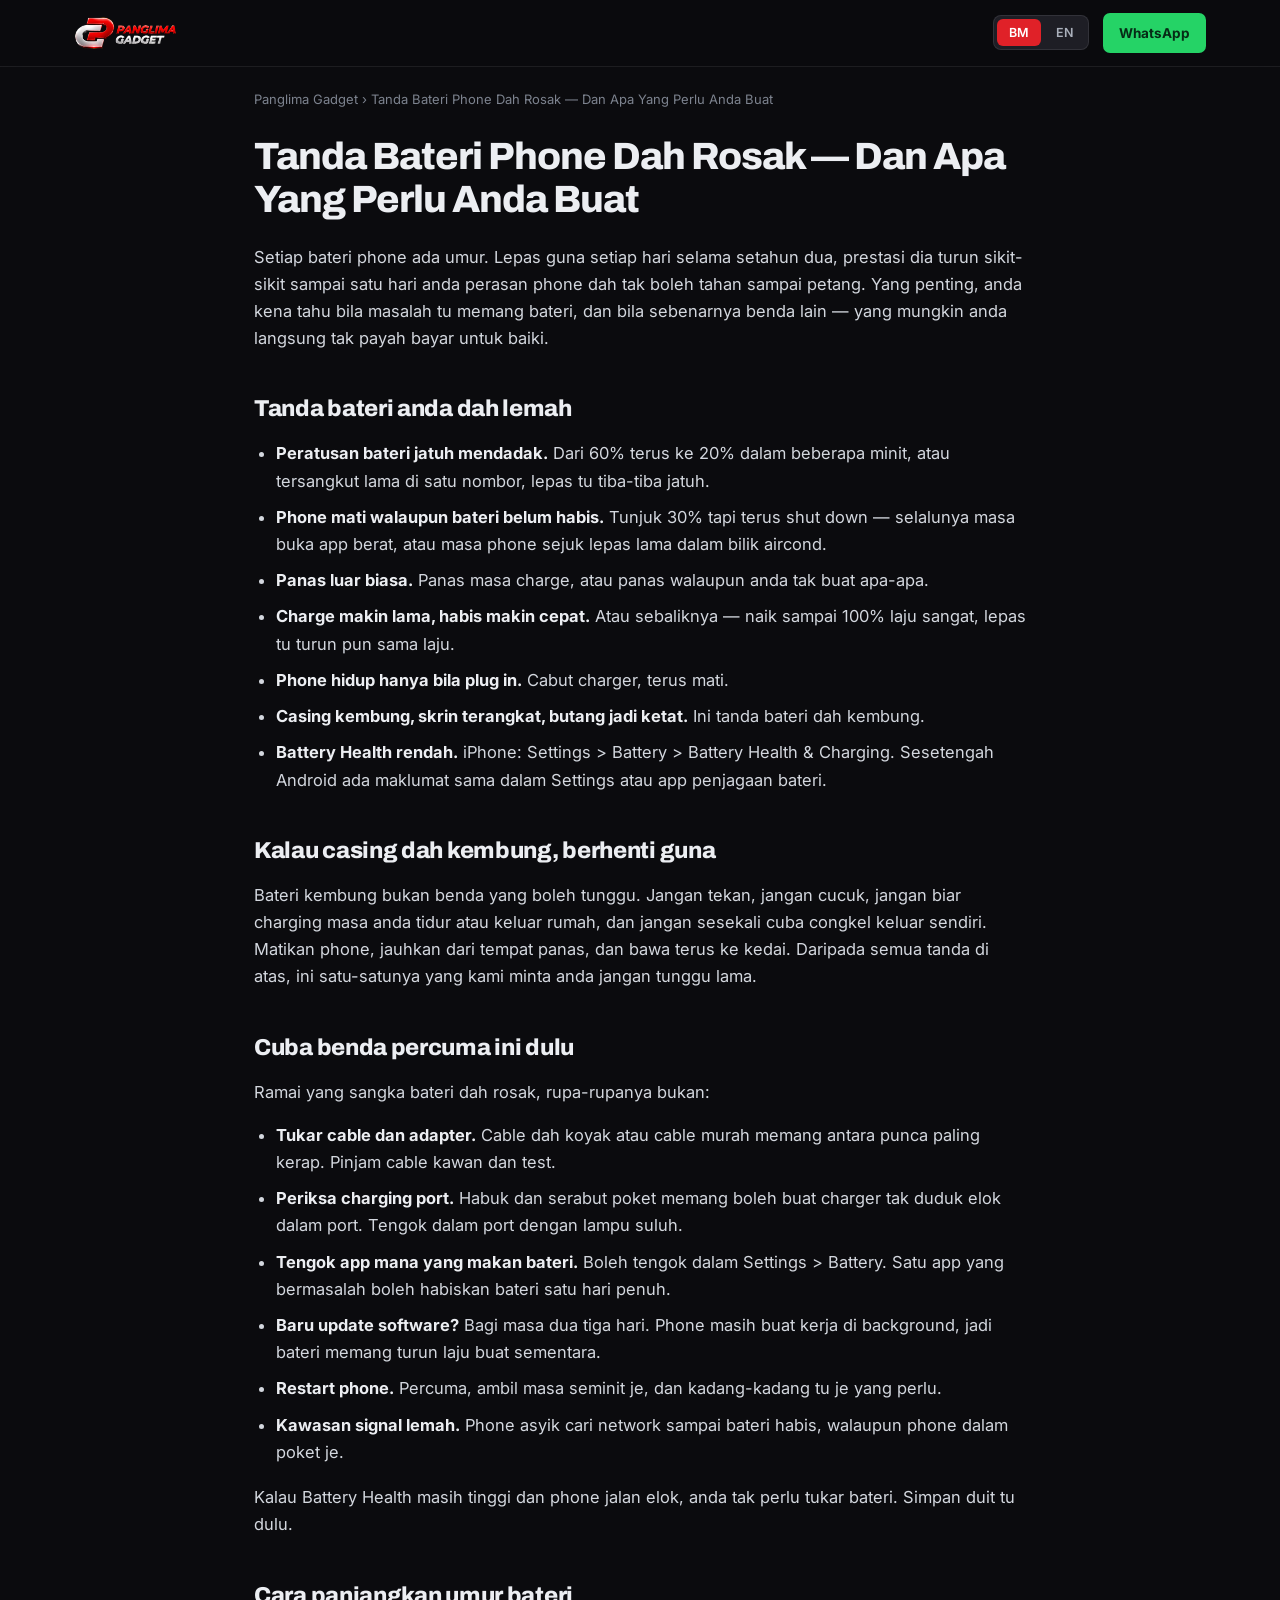
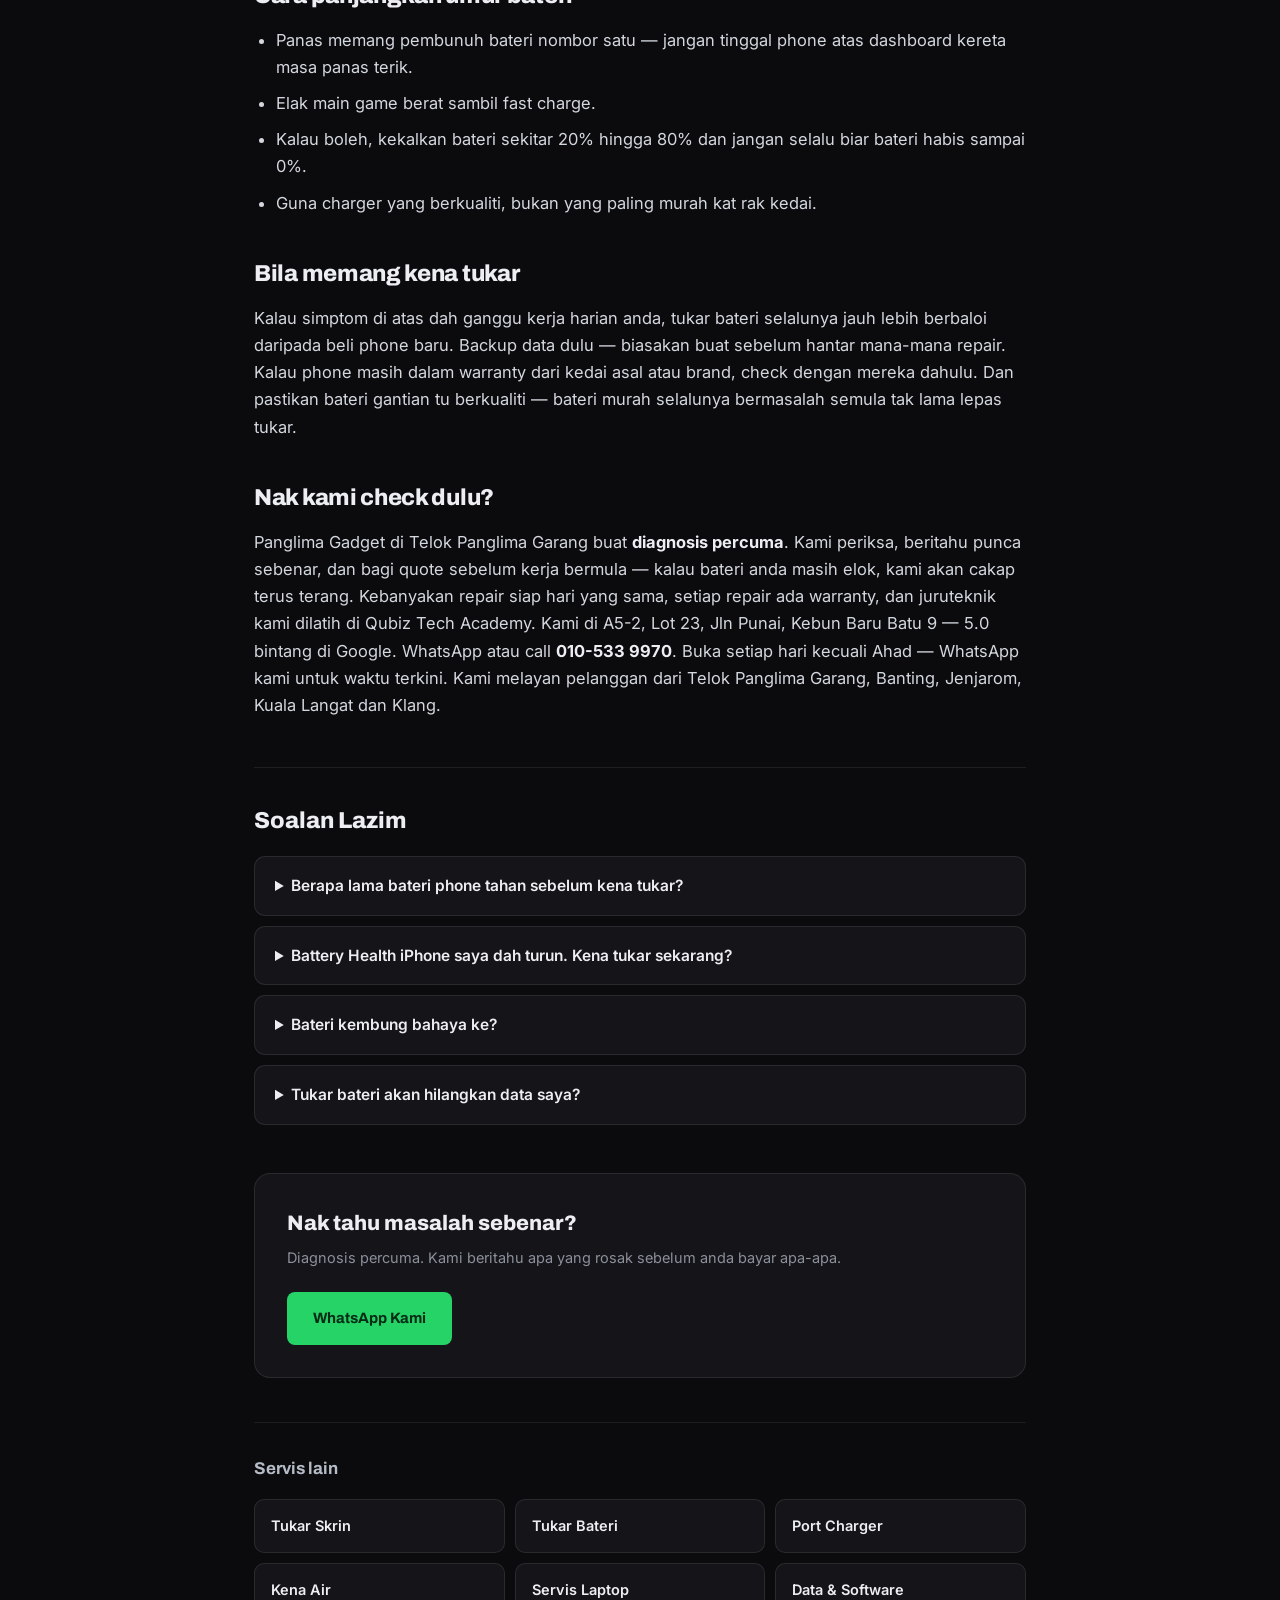
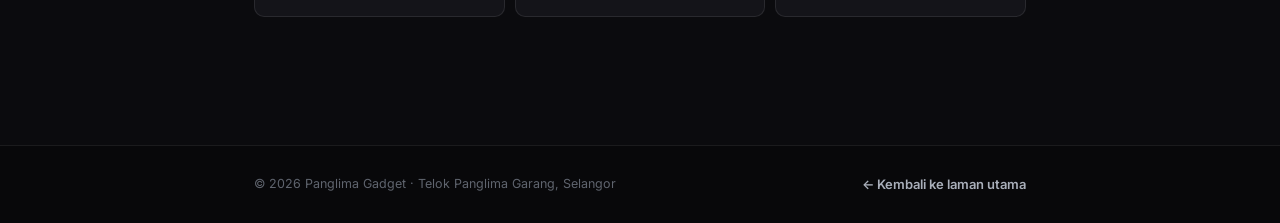
<file: tanda-bateri-rosak/index.html>
<!DOCTYPE html>
<html lang="ms">
<head>
<meta charset="utf-8">
<meta name="viewport" content="width=device-width, initial-scale=1">
<title>Tanda Bateri Phone Rosak | Panglima Gadget, Telok P. Garang</title>
<meta name="description" content="Bateri cepat habis atau phone mati tiba-tiba? Kenali tandanya, cara test sendiri, dan bila kena tukar. Diagnosis percuma di Telok Panglima Garang.">
<meta name="theme-color" content="#0b0b0e">
<link rel="canonical" href="https://panglimagadget.my/tanda-bateri-rosak/">
<meta property="og:type" content="article">
<meta property="og:site_name" content="Panglima Gadget">
<meta property="og:locale" content="ms_MY">
<meta property="og:url" content="https://panglimagadget.my/tanda-bateri-rosak/">
<meta property="og:title" content="Tanda Bateri Phone Rosak | Panglima Gadget, Telok P. Garang">
<meta property="og:description" content="Bateri cepat habis atau phone mati tiba-tiba? Kenali tandanya, cara test sendiri, dan bila kena tukar. Diagnosis percuma di Telok Panglima Garang.">
<meta property="og:image" content="https://panglimagadget.my/images/storefront.jpg">
<meta name="twitter:card" content="summary_large_image">
<link rel="icon" type="image/png" href="/images/favicon.png">
<link rel="apple-touch-icon" href="/images/apple-touch-icon.png">
<link rel="preconnect" href="https://fonts.googleapis.com">
<link rel="preconnect" href="https://fonts.gstatic.com" crossorigin>
<link href="https://fonts.googleapis.com/css2?family=Archivo:wght@500..900&family=Inter:wght@400..600&display=swap" rel="stylesheet">
<script type="application/ld+json">
{
  "@context": "https://schema.org",
  "@graph": [
    {
      "@type": "BreadcrumbList",
      "itemListElement": [
        {
          "@type": "ListItem",
          "position": 1,
          "name": "Panglima Gadget",
          "item": "https://panglimagadget.my/"
        },
        {
          "@type": "ListItem",
          "position": 2,
          "name": "Tanda Bateri Phone Dah Rosak — Dan Apa Yang Perlu Anda Buat",
          "item": "https://panglimagadget.my/tanda-bateri-rosak/"
        }
      ]
    },
    {
      "@type": "Article",
      "headline": "Tanda Bateri Phone Dah Rosak — Dan Apa Yang Perlu Anda Buat",
      "inLanguage": "ms-MY",
      "url": "https://panglimagadget.my/tanda-bateri-rosak/",
      "publisher": {
        "@id": "https://panglimagadget.my/#business"
      },
      "mainEntityOfPage": "https://panglimagadget.my/tanda-bateri-rosak/"
    },
    {
      "@type": "FAQPage",
      "mainEntity": [
        {
          "@type": "Question",
          "name": "Berapa lama bateri phone tahan sebelum kena tukar?",
          "acceptedAnswer": {
            "@type": "Answer",
            "text": "Ia bergantung pada cara guna, bukan umur semata-mata. Phone yang kerap kena panas atau di-charge sepanjang hari akan lemah lebih awal. Tengok ikut simptom: kalau peratusan masih stabil dan phone tahan sepanjang hari, tak perlu tukar walaupun phone dah lama."
          }
        },
        {
          "@type": "Question",
          "name": "Battery Health iPhone saya dah turun. Kena tukar sekarang?",
          "acceptedAnswer": {
            "@type": "Answer",
            "text": "Tak semestinya. Angka yang turun tu normal dan bukan kerosakan. Tukar bila ia mula menyusahkan anda — phone mati awal, tak cukup sampai petang, atau shut down tiba-tiba. Selagi phone masih cukup untuk kegunaan harian, anda boleh tunggu dulu."
          }
        },
        {
          "@type": "Question",
          "name": "Bateri kembung bahaya ke?",
          "acceptedAnswer": {
            "@type": "Answer",
            "text": "Ya. Bateri yang kembung boleh menolak skrin sampai terangkat dan berisiko terbakar kalau tertekan atau tercucuk. Berhenti guna, matikan phone, jangan charge, jangan simpan di tempat panas, dan bawa ke kedai supaya boleh dikeluarkan dengan betul."
          }
        },
        {
          "@type": "Question",
          "name": "Tukar bateri akan hilangkan data saya?",
          "acceptedAnswer": {
            "@type": "Answer",
            "text": "Dalam keadaan biasa tidak — tukar bateri tak melibatkan storan phone. Walaupun begitu, kami tetap galakkan anda backup dulu sebelum hantar mana-mana peranti untuk repair. Ia tak susah, tapi boleh selamatkan anda kalau ada apa-apa."
          }
        }
      ]
    }
  ]
}
</script>
<style>
  :root{
    --bg:#0b0b0e;--bg-alt:#0e0e12;--card:#141419;--row:#1e1e25;--footer:#08080a;
    --red:#e02128;--red-light:#ff5a60;--wa:#25d366;--wa-hover:#3ee87a;--wa-ink:#062b16;--green:#4ade80;
    --t1:#eceef2;--t2:#d3d7de;--t3:#b6bcc7;--t4:#a9afba;--t5:#8b909b;--t6:#7d838f;--t8:#5f646e;
    --b1:rgba(255,255,255,.08);--b2:rgba(255,255,255,.09);
    --sans:'Inter',system-ui,sans-serif;--head:'Archivo',system-ui,sans-serif;
  }
  *{box-sizing:border-box;}
  html,body{margin:0;padding:0;}
  body{background:var(--bg);color:var(--t1);font-family:var(--sans);-webkit-font-smoothing:antialiased;line-height:1.65;}
  a{color:inherit;text-decoration:none;transition:color .18s ease,background-color .18s ease,border-color .18s ease,transform .2s ease;}
  img{display:block;max-width:100%;}
  ::selection{background:var(--red);color:#fff;}
  .wrap{max-width:820px;margin:0 auto;padding:0 24px;}

  header{position:sticky;top:0;z-index:60;background:rgba(11,11,14,.9);backdrop-filter:blur(14px);
    -webkit-backdrop-filter:blur(14px);border-bottom:1px solid var(--b1);}
  .nav{max-width:1180px;margin:0 auto;padding:0 24px;height:66px;display:flex;align-items:center;justify-content:space-between;gap:16px;}
  .nav img{height:34px;width:auto;}
  .nav-right{display:flex;align-items:center;gap:14px;}
  .toggle{display:inline-flex;background:var(--row);border:1px solid var(--b2);border-radius:8px;padding:3px;gap:3px;}
  .toggle button{background:none;border:none;cursor:pointer;font-family:var(--sans);font-size:12.5px;font-weight:600;
    color:var(--t4);padding:6px 12px;border-radius:6px;}
  .toggle button[aria-pressed="true"]{background:var(--red);color:#fff;}
  .pill{display:inline-flex;align-items:center;background:var(--wa);color:var(--wa-ink);padding:9px 16px;
    border-radius:7px;font-weight:700;font-size:13.5px;white-space:nowrap;}
  .pill:hover{background:var(--wa-hover);}

  .crumb{padding:22px 0 0;font-size:13px;color:var(--t6);}
  .crumb a:hover{color:var(--red-light);}
  main{padding:8px 0 72px;}
  h1{font-family:var(--head);font-size:38px;font-weight:800;letter-spacing:-1px;line-height:1.12;margin:18px 0 22px;}
  article h2{font-family:var(--head);font-size:23px;font-weight:800;letter-spacing:-.3px;margin:38px 0 12px;}
  article p{font-size:16.5px;color:var(--t2);margin:0 0 16px;}
  article ul{margin:0 0 18px;padding-left:22px;color:var(--t2);font-size:16.5px;}
  article li{margin-bottom:9px;}
  article strong{color:var(--t1);}
  article a{color:var(--red-light);text-decoration:underline;text-underline-offset:3px;}

  .faq{margin-top:48px;padding-top:34px;border-top:1px solid var(--b1);}
  .faq h2{font-family:var(--head);font-size:23px;font-weight:800;margin:0 0 16px;}
  details{background:var(--card);border:1px solid var(--b2);border-radius:11px;padding:16px 20px;margin-bottom:10px;}
  details[open]{border-color:rgba(224,33,40,.4);}
  summary{cursor:pointer;font-weight:600;font-size:15.5px;color:var(--t1);}
  details p{margin:12px 0 0;font-size:15.5px;color:var(--t4);}

  .cta{margin-top:48px;background:var(--card);border:1px solid var(--b2);border-radius:16px;padding:32px;
    display:flex;align-items:center;justify-content:space-between;gap:22px;flex-wrap:wrap;}
  .cta h2{font-family:var(--head);font-size:21px;font-weight:800;margin:0 0 6px;}
  .cta p{margin:0;font-size:14.5px;color:var(--t5);}
  .btn-wa{display:inline-flex;align-items:center;gap:9px;background:var(--wa);color:var(--wa-ink);padding:14px 26px;
    border-radius:8px;font-weight:700;font-size:15px;font-family:var(--head);white-space:nowrap;}
  .btn-wa:hover{background:var(--wa-hover);transform:translateY(-2px);}

  .related{margin-top:44px;padding-top:32px;border-top:1px solid var(--b1);}
  .related h2{font-family:var(--head);font-size:17px;font-weight:700;margin:0 0 16px;color:var(--t3);}
  .related-grid{display:grid;grid-template-columns:repeat(auto-fill,minmax(200px,1fr));gap:10px;}
  .related a{display:block;background:var(--card);border:1px solid var(--b2);border-radius:10px;padding:14px 16px;font-size:14.5px;font-weight:600;}
  .related a:hover{border-color:rgba(224,33,40,.5);color:var(--red-light);}

  footer{background:var(--footer);border-top:1px solid var(--b1);margin-top:56px;}
  footer .wrap{padding:28px 24px;display:flex;align-items:center;justify-content:space-between;gap:16px;flex-wrap:wrap;}
  .copy{font-size:12.5px;color:var(--t8);}
  footer a{font-size:13px;font-weight:600;color:var(--t4);}
  footer a:hover{color:var(--red-light);}

  [hidden]{display:none !important;}
  @media (max-width:600px){
    h1{font-size:28px;}
    .nav-right .pill{display:none;}
    article p,article ul{font-size:16px;}
  }
</style>
</head>
<body>

<header>
  <div class="nav">
    <a href="/" aria-label="Panglima Gadget"><img src="/images/panglima-gadget-header-logo-transparent.png" alt="Panglima Gadget"></a>
    <div class="nav-right">
      <div class="toggle" role="group" aria-label="Language">
        <button id="btnBm" aria-pressed="true">BM</button>
        <button id="btnEn" aria-pressed="false">EN</button>
      </div>
      <a class="pill" id="waTop" target="_blank" rel="noopener">WhatsApp</a>
    </div>
  </div>
</header>

<div class="wrap">
  <div class="crumb"><a href="/">Panglima Gadget</a> › <span data-lang-bm>Tanda Bateri Phone Dah Rosak — Dan Apa Yang Perlu Anda Buat</span><span data-lang-en hidden>Signs Your Phone Battery Is Failing — And What To Do About It</span></div>
</div>

<main>
  <div class="wrap">
    <h1><span data-lang-bm>Tanda Bateri Phone Dah Rosak — Dan Apa Yang Perlu Anda Buat</span><span data-lang-en hidden>Signs Your Phone Battery Is Failing — And What To Do About It</span></h1>

    <article data-lang-bm>
<p>Setiap bateri phone ada umur. Lepas guna setiap hari selama setahun dua, prestasi dia turun sikit-sikit sampai satu hari anda perasan phone dah tak boleh tahan sampai petang. Yang penting, anda kena tahu bila masalah tu memang bateri, dan bila sebenarnya benda lain — yang mungkin anda langsung tak payah bayar untuk baiki.</p>

<h2>Tanda bateri anda dah lemah</h2>
<ul>
<li><strong>Peratusan bateri jatuh mendadak.</strong> Dari 60% terus ke 20% dalam beberapa minit, atau tersangkut lama di satu nombor, lepas tu tiba-tiba jatuh.</li>
<li><strong>Phone mati walaupun bateri belum habis.</strong> Tunjuk 30% tapi terus shut down — selalunya masa buka app berat, atau masa phone sejuk lepas lama dalam bilik aircond.</li>
<li><strong>Panas luar biasa.</strong> Panas masa charge, atau panas walaupun anda tak buat apa-apa.</li>
<li><strong>Charge makin lama, habis makin cepat.</strong> Atau sebaliknya — naik sampai 100% laju sangat, lepas tu turun pun sama laju.</li>
<li><strong>Phone hidup hanya bila plug in.</strong> Cabut charger, terus mati.</li>
<li><strong>Casing kembung, skrin terangkat, butang jadi ketat.</strong> Ini tanda bateri dah kembung.</li>
<li><strong>Battery Health rendah.</strong> iPhone: Settings &gt; Battery &gt; Battery Health &amp; Charging. Sesetengah Android ada maklumat sama dalam Settings atau app penjagaan bateri.</li>
</ul>

<h2>Kalau casing dah kembung, berhenti guna</h2>
<p>Bateri kembung bukan benda yang boleh tunggu. Jangan tekan, jangan cucuk, jangan biar charging masa anda tidur atau keluar rumah, dan jangan sesekali cuba congkel keluar sendiri. Matikan phone, jauhkan dari tempat panas, dan bawa terus ke kedai. Daripada semua tanda di atas, ini satu-satunya yang kami minta anda jangan tunggu lama.</p>

<h2>Cuba benda percuma ini dulu</h2>
<p>Ramai yang sangka bateri dah rosak, rupa-rupanya bukan:</p>
<ul>
<li><strong>Tukar cable dan adapter.</strong> Cable dah koyak atau cable murah memang antara punca paling kerap. Pinjam cable kawan dan test.</li>
<li><strong>Periksa charging port.</strong> Habuk dan serabut poket memang boleh buat charger tak duduk elok dalam port. Tengok dalam port dengan lampu suluh.</li>
<li><strong>Tengok app mana yang makan bateri.</strong> Boleh tengok dalam Settings &gt; Battery. Satu app yang bermasalah boleh habiskan bateri satu hari penuh.</li>
<li><strong>Baru update software?</strong> Bagi masa dua tiga hari. Phone masih buat kerja di background, jadi bateri memang turun laju buat sementara.</li>
<li><strong>Restart phone.</strong> Percuma, ambil masa seminit je, dan kadang-kadang tu je yang perlu.</li>
<li><strong>Kawasan signal lemah.</strong> Phone asyik cari network sampai bateri habis, walaupun phone dalam poket je.</li>
</ul>
<p>Kalau Battery Health masih tinggi dan phone jalan elok, anda tak perlu tukar bateri. Simpan duit tu dulu.</p>

<h2>Cara panjangkan umur bateri</h2>
<ul>
<li>Panas memang pembunuh bateri nombor satu — jangan tinggal phone atas dashboard kereta masa panas terik.</li>
<li>Elak main game berat sambil fast charge.</li>
<li>Kalau boleh, kekalkan bateri sekitar 20% hingga 80% dan jangan selalu biar bateri habis sampai 0%.</li>
<li>Guna charger yang berkualiti, bukan yang paling murah kat rak kedai.</li>
</ul>

<h2>Bila memang kena tukar</h2>
<p>Kalau simptom di atas dah ganggu kerja harian anda, tukar bateri selalunya jauh lebih berbaloi daripada beli phone baru. Backup data dulu — biasakan buat sebelum hantar mana-mana repair. Kalau phone masih dalam warranty dari kedai asal atau brand, check dengan mereka dahulu. Dan pastikan bateri gantian tu berkualiti — bateri murah selalunya bermasalah semula tak lama lepas tukar.</p>

<h2>Nak kami check dulu?</h2>
<p>Panglima Gadget di Telok Panglima Garang buat <strong>diagnosis percuma</strong>. Kami periksa, beritahu punca sebenar, dan bagi quote sebelum kerja bermula — kalau bateri anda masih elok, kami akan cakap terus terang. Kebanyakan repair siap hari yang sama, setiap repair ada warranty, dan juruteknik kami dilatih di Qubiz Tech Academy. Kami di A5-2, Lot 23, Jln Punai, Kebun Baru Batu 9 — 5.0 bintang di Google. WhatsApp atau call <strong>010-533 9970</strong>. Buka setiap hari kecuali Ahad — WhatsApp kami untuk waktu terkini. Kami melayan pelanggan dari Telok Panglima Garang, Banting, Jenjarom, Kuala Langat dan Klang.</p>
    </article>
    <article data-lang-en hidden>
<p>Every phone battery has a lifespan. After a year or two of daily use, performance drops bit by bit until one day you notice your phone can't make it to the evening any more. The important thing is knowing when the problem really is the battery, and when it's actually something else — something you may not need to pay to fix at all.</p>

<h2>Signs your battery is going</h2>
<ul>
<li><strong>The battery percentage drops in jumps.</strong> Straight from 60% to 20% in a few minutes, or stuck on one number for ages, then a sudden fall.</li>
<li><strong>The phone dies before the battery is empty.</strong> It shows 30% and shuts down anyway — usually when you open a heavy app, or when the phone has gone cold after a long spell in an air-conditioned room.</li>
<li><strong>Unusual heat.</strong> Hot while charging, or hot even when you're not doing anything.</li>
<li><strong>Slower to charge, faster to drain.</strong> Or the opposite — races up to 100% and drops just as fast.</li>
<li><strong>The phone only runs while plugged in.</strong> Unplug the charger and it dies.</li>
<li><strong>Bulging casing, lifted screen, stiff buttons.</strong> That's a swollen battery.</li>
<li><strong>Low Battery Health.</strong> On iPhone: Settings &gt; Battery &gt; Battery Health &amp; Charging. Many Android phones show something similar in Settings or a battery care app.</li>
</ul>

<h2>If the casing is bulging, stop using it</h2>
<p>A swollen battery isn't something you can wait on. Don't press it, don't puncture it, don't leave it charging while you're asleep or out of the house, and never try to pry it out yourself. Power the phone off, keep it away from heat, and bring it straight in. Of all the signs above, this is the one we'd ask you not to leave for later.</p>

<h2>Try these free checks first</h2>
<p>Plenty of "dead batteries" turn out to be nothing of the sort:</p>
<ul>
<li><strong>Swap the cable and adapter.</strong> A frayed cable or a cheap cable is one of the most common culprits. Borrow a friend's and test.</li>
<li><strong>Check the charging port.</strong> Dust and pocket fluff really can stop the charger seating properly in the port. Shine a light inside and look.</li>
<li><strong>See which app is eating the battery.</strong> You can check in Settings &gt; Battery. One misbehaving app can drain a whole day's battery.</li>
<li><strong>Just updated the software?</strong> Give it two or three days. The phone is still working in the background, so the battery genuinely drops faster for a while.</li>
<li><strong>Restart the phone.</strong> Free, takes a minute, and sometimes that's all it needs.</li>
<li><strong>Weak signal areas.</strong> The phone keeps hunting for network until the battery is gone, even sitting in your pocket.</li>
</ul>
<p>If Battery Health is still high and the phone runs fine, you don't need a new battery. Keep your money for now.</p>

<h2>How to make a battery last longer</h2>
<ul>
<li>Heat really is the number one battery killer — don't leave the phone on the car dashboard in the midday sun.</li>
<li>Avoid heavy gaming while fast charging.</li>
<li>Where you can, keep the charge roughly between 20% and 80% and don't let it run down to 0% too often.</li>
<li>Use a decent charger, not the cheapest one on the shop rack.</li>
</ul>

<h2>When it really does need replacing</h2>
<p>If the symptoms above are getting in the way of your day, a battery replacement is usually far better value than a new phone. Back up your data first — make it a habit before you send in any repair. If the phone is still under warranty from the original seller or the brand, check with them first. And make sure the replacement battery is a quality one — cheap batteries usually give trouble again not long after the swap.</p>

<h2>Want us to check it first?</h2>
<p>Panglima Gadget in Telok Panglima Garang does <strong>free diagnostics</strong>. We check it, tell you the real cause, and give you a quote before any work starts — and if your battery is still healthy, we'll say so. Most repairs are done the same day, every repair comes with a warranty, and our technicians are trained at Qubiz Tech Academy. We're at A5-2, Lot 23, Jln Punai, Kebun Baru Batu 9 — rated 5.0 on Google. WhatsApp or call <strong>010-533 9970</strong>. Open every day except Sunday — WhatsApp us for the latest hours. We look after customers from Telok Panglima Garang, Banting, Jenjarom, Kuala Langat and Klang.</p>
    </article>

    <section class="faq" data-lang-bm>
      <h2>Soalan Lazim</h2>
      <details><summary>Berapa lama bateri phone tahan sebelum kena tukar?</summary><p>Ia bergantung pada cara guna, bukan umur semata-mata. Phone yang kerap kena panas atau di-charge sepanjang hari akan lemah lebih awal. Tengok ikut simptom: kalau peratusan masih stabil dan phone tahan sepanjang hari, tak perlu tukar walaupun phone dah lama.</p></details>
      <details><summary>Battery Health iPhone saya dah turun. Kena tukar sekarang?</summary><p>Tak semestinya. Angka yang turun tu normal dan bukan kerosakan. Tukar bila ia mula menyusahkan anda — phone mati awal, tak cukup sampai petang, atau shut down tiba-tiba. Selagi phone masih cukup untuk kegunaan harian, anda boleh tunggu dulu.</p></details>
      <details><summary>Bateri kembung bahaya ke?</summary><p>Ya. Bateri yang kembung boleh menolak skrin sampai terangkat dan berisiko terbakar kalau tertekan atau tercucuk. Berhenti guna, matikan phone, jangan charge, jangan simpan di tempat panas, dan bawa ke kedai supaya boleh dikeluarkan dengan betul.</p></details>
      <details><summary>Tukar bateri akan hilangkan data saya?</summary><p>Dalam keadaan biasa tidak — tukar bateri tak melibatkan storan phone. Walaupun begitu, kami tetap galakkan anda backup dulu sebelum hantar mana-mana peranti untuk repair. Ia tak susah, tapi boleh selamatkan anda kalau ada apa-apa.</p></details>
    </section>

    <div class="cta">
      <div>
        <h2><span data-lang-bm>Nak tahu masalah sebenar?</span><span data-lang-en hidden>Want to know the real fault?</span></h2>
        <p><span data-lang-bm>Diagnosis percuma. Kami beritahu apa yang rosak sebelum anda bayar apa-apa.</span><span data-lang-en hidden>Free diagnostics. We tell you what's wrong before you pay anything.</span></p>
      </div>
      <a class="btn-wa" id="waCta" target="_blank" rel="noopener">
        <span data-lang-bm>WhatsApp Kami</span><span data-lang-en hidden>WhatsApp Us</span>
      </a>
    </div>

    <div class="related">
      <h2><span data-lang-bm>Servis lain</span><span data-lang-en hidden>Other services</span></h2>
      <div class="related-grid">
        <a href="/tukar-skrin/"><span data-lang-bm>Tukar Skrin</span><span data-lang-en hidden>Screen Replacement</span></a>
        <a href="/ganti-bateri/"><span data-lang-bm>Tukar Bateri</span><span data-lang-en hidden>Battery Replacement</span></a>
        <a href="/port-pengecas/"><span data-lang-bm>Port Charger</span><span data-lang-en hidden>Charging Port</span></a>
        <a href="/kerosakan-air/"><span data-lang-bm>Kena Air</span><span data-lang-en hidden>Water Damage</span></a>
        <a href="/servis-laptop/"><span data-lang-bm>Servis Laptop</span><span data-lang-en hidden>Laptop Service</span></a>
        <a href="/data-perisian/"><span data-lang-bm>Data &amp; Software</span><span data-lang-en hidden>Data &amp; Software</span></a>
      </div>
    </div>
  </div>
</main>

<footer>
  <div class="wrap">
    <div class="copy">© 2026 Panglima Gadget · Telok Panglima Garang, Selangor</div>
    <a href="/"><span data-lang-bm>← Kembali ke laman utama</span><span data-lang-en hidden>← Back to home</span></a>
  </div>
</footer>

<script>
(function(){
  "use strict";
  var WA="60105339970";
  var MSG={bm:"Hi Panglima Gadget, saya nak tanya pasal Tanda Bateri Phone Dah Rosak — Dan Apa Yang Perlu Anda Buat.",
           en:"Hi Panglima Gadget, I'd like to ask about a repair."};
  function waLink(m){return "https://api.whatsapp.com/send?phone="+WA+"&text="+encodeURIComponent(m);}

  var lang="bm";
  try{var s=localStorage.getItem("pg_lang"); if(s==="bm"||s==="en") lang=s;}catch(e){}

  var btnBm=document.getElementById("btnBm"), btnEn=document.getElementById("btnEn");

  function apply(){
    document.documentElement.lang = lang==="bm" ? "ms" : "en";
    var bm=document.querySelectorAll("[data-lang-bm]"), en=document.querySelectorAll("[data-lang-en]");
    for(var i=0;i<bm.length;i++) bm[i].hidden = (lang!=="bm");
    for(var j=0;j<en.length;j++) en[j].hidden = (lang!=="en");
    btnBm.setAttribute("aria-pressed", lang==="bm"?"true":"false");
    btnEn.setAttribute("aria-pressed", lang==="en"?"true":"false");
    var href=waLink(MSG[lang]||MSG.bm);
    document.getElementById("waTop").href=href;
    document.getElementById("waCta").href=href;
  }
  function set(l){ lang=l; try{localStorage.setItem("pg_lang",l);}catch(e){} apply(); }
  btnBm.addEventListener("click",function(){set("bm");});
  btnEn.addEventListener("click",function(){set("en");});
  apply();
})();
</script>
</body>
</html>
</file>
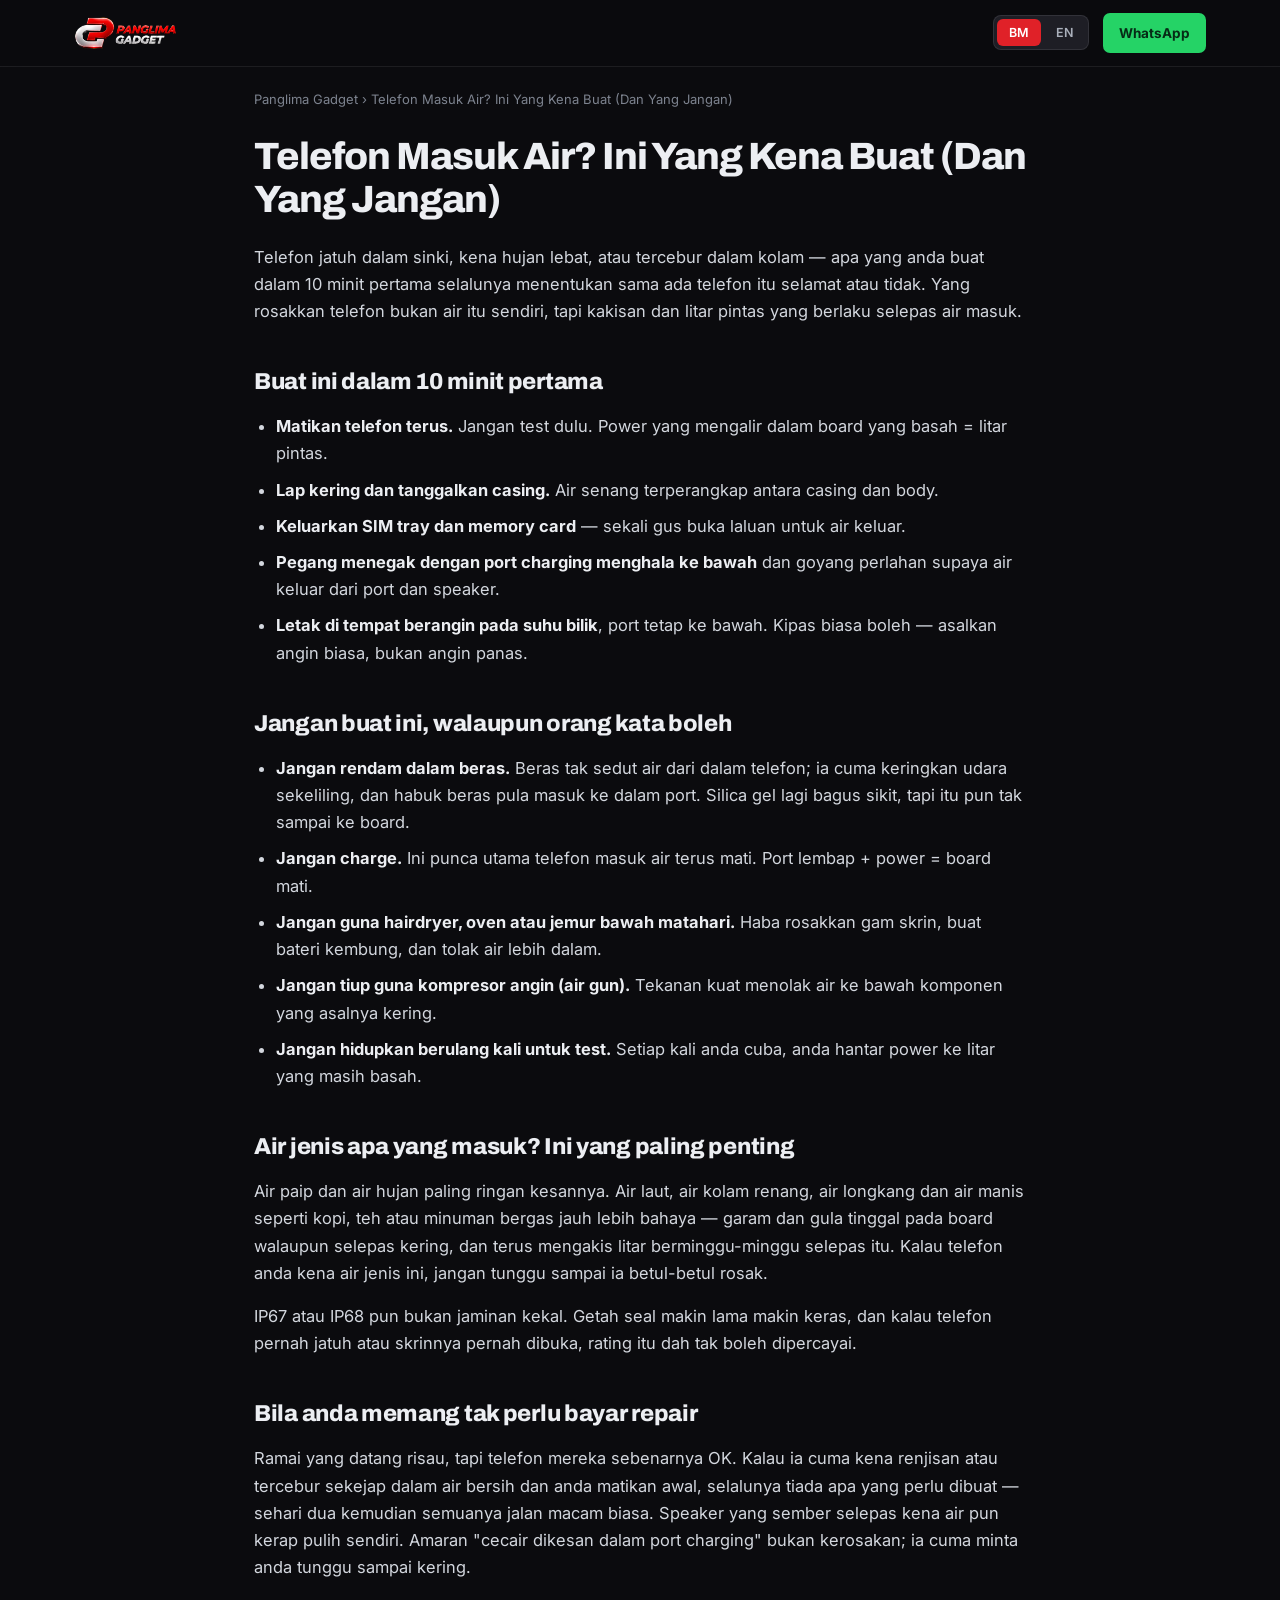
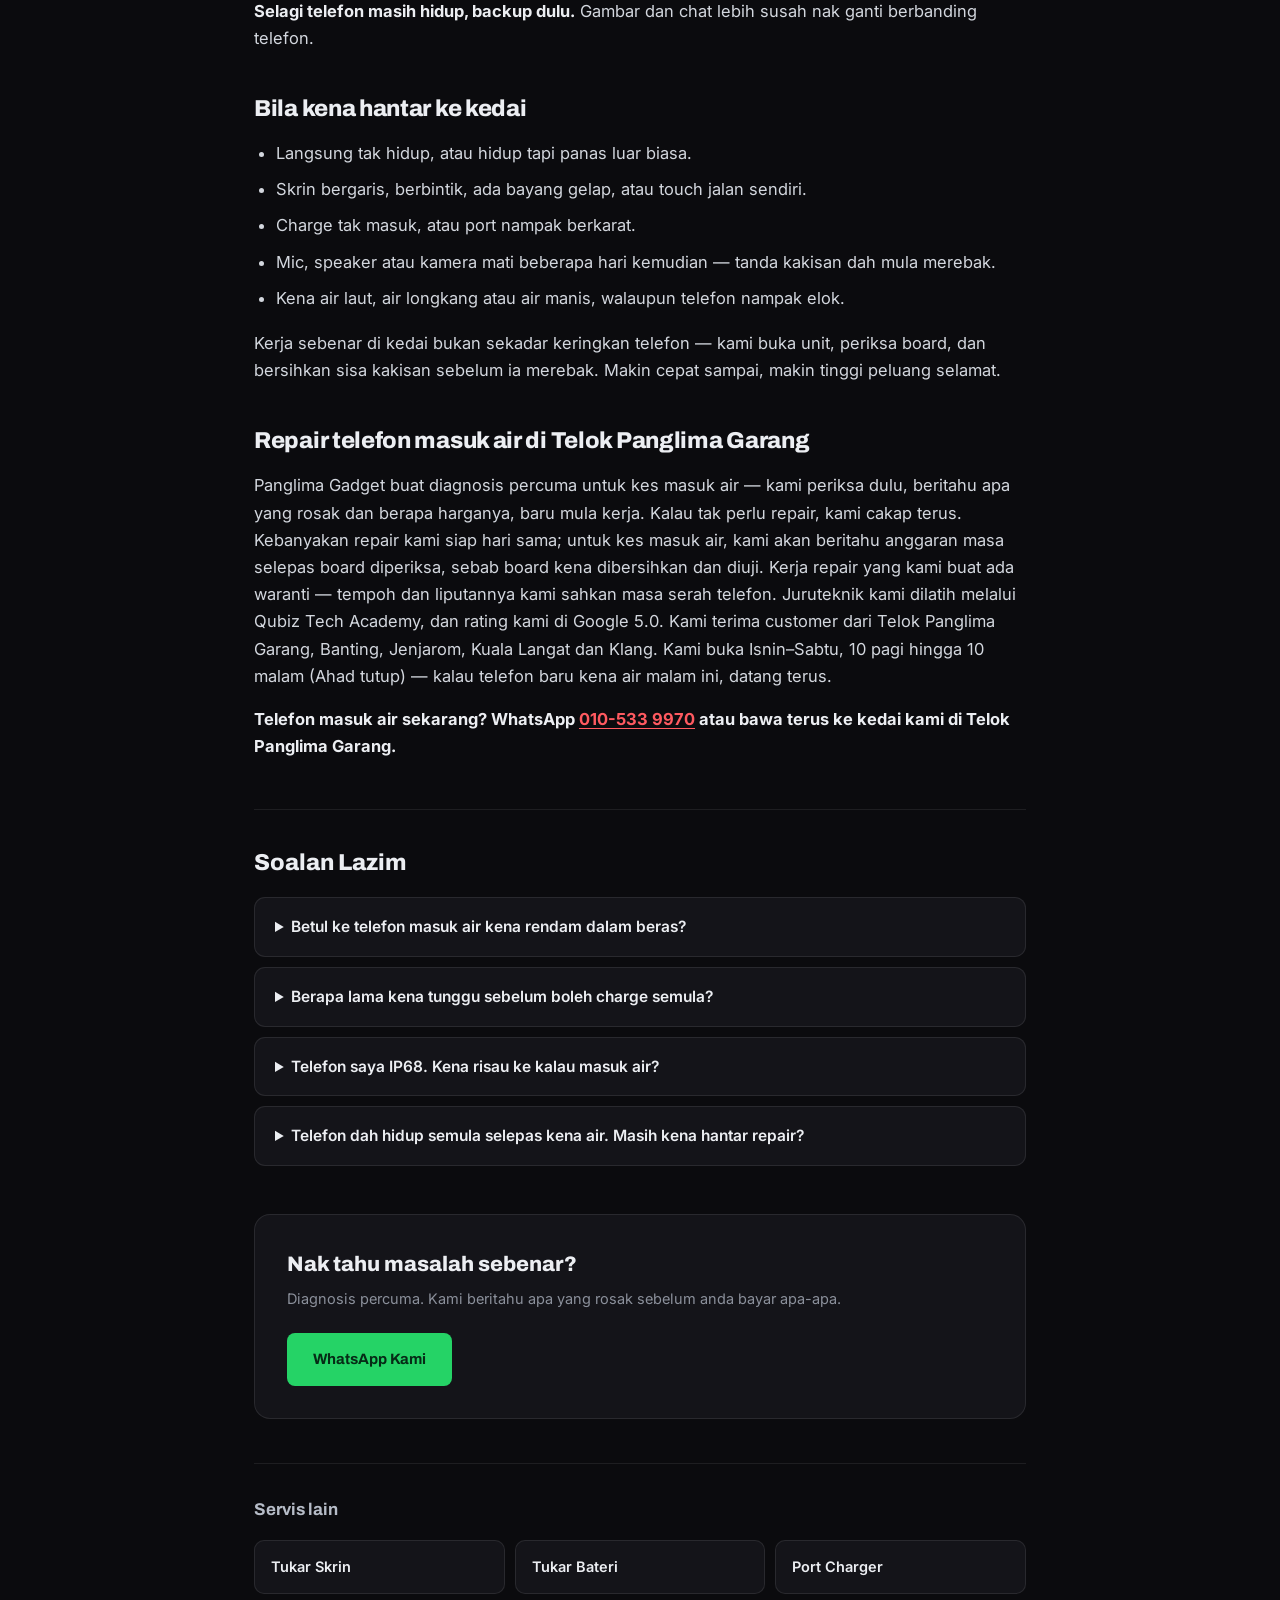
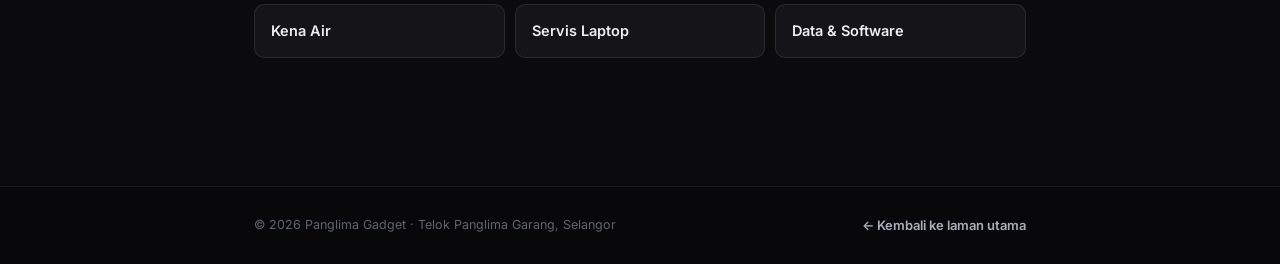
<file: telefon-masuk-air/index.html>
<!DOCTYPE html>
<html lang="ms">
<head>
<meta charset="utf-8">
<meta name="viewport" content="width=device-width, initial-scale=1">
<title>Telefon Masuk Air? Buat Ini Dulu | Panglima Gadget TPG</title>
<meta name="description" content="Telefon masuk air? Jangan charge, jangan rendam dalam beras. Panduan dari kedai repair di Telok Panglima Garang — terima customer dari Banting &amp; Klang.">
<meta name="theme-color" content="#0b0b0e">
<link rel="canonical" href="https://panglimagadget.my/telefon-masuk-air/">
<meta property="og:type" content="article">
<meta property="og:site_name" content="Panglima Gadget">
<meta property="og:locale" content="ms_MY">
<meta property="og:url" content="https://panglimagadget.my/telefon-masuk-air/">
<meta property="og:title" content="Telefon Masuk Air? Buat Ini Dulu | Panglima Gadget TPG">
<meta property="og:description" content="Telefon masuk air? Jangan charge, jangan rendam dalam beras. Panduan dari kedai repair di Telok Panglima Garang — terima customer dari Banting &amp; Klang.">
<meta property="og:image" content="https://panglimagadget.my/images/storefront.jpg">
<meta name="twitter:card" content="summary_large_image">
<link rel="icon" type="image/png" href="/images/favicon.png">
<link rel="apple-touch-icon" href="/images/apple-touch-icon.png">
<link rel="preconnect" href="https://fonts.googleapis.com">
<link rel="preconnect" href="https://fonts.gstatic.com" crossorigin>
<link href="https://fonts.googleapis.com/css2?family=Archivo:wght@500..900&family=Inter:wght@400..600&display=swap" rel="stylesheet">
<script type="application/ld+json">
{
  "@context": "https://schema.org",
  "@graph": [
    {
      "@type": "BreadcrumbList",
      "itemListElement": [
        {
          "@type": "ListItem",
          "position": 1,
          "name": "Panglima Gadget",
          "item": "https://panglimagadget.my/"
        },
        {
          "@type": "ListItem",
          "position": 2,
          "name": "Telefon Masuk Air? Ini Yang Kena Buat (Dan Yang Jangan)",
          "item": "https://panglimagadget.my/telefon-masuk-air/"
        }
      ]
    },
    {
      "@type": "Article",
      "headline": "Telefon Masuk Air? Ini Yang Kena Buat (Dan Yang Jangan)",
      "inLanguage": "ms-MY",
      "url": "https://panglimagadget.my/telefon-masuk-air/",
      "publisher": {
        "@id": "https://panglimagadget.my/#business"
      },
      "mainEntityOfPage": "https://panglimagadget.my/telefon-masuk-air/"
    },
    {
      "@type": "FAQPage",
      "mainEntity": [
        {
          "@type": "Question",
          "name": "Betul ke telefon masuk air kena rendam dalam beras?",
          "acceptedAnswer": {
            "@type": "Answer",
            "text": "Tidak. Beras tak sedut air dari dalam telefon — ia cuma keringkan udara sekeliling, dan habuk beras boleh masuk ke dalam port charging dan lubang speaker. Lebih baik matikan telefon, keluarkan SIM tray, dan letak di tempat berangin dengan port menghala ke bawah."
          }
        },
        {
          "@type": "Question",
          "name": "Berapa lama kena tunggu sebelum boleh charge semula?",
          "acceptedAnswer": {
            "@type": "Answer",
            "text": "Jangan charge selagi port belum betul-betul kering — kebanyakan orang tunggu sekurang-kurangnya sehari penuh. Kalau telefon papar amaran cecair dikesan dalam port, tunggu sampai amaran itu hilang sendiri. Charge terlalu awal adalah punca utama telefon masuk air terus mati."
          }
        },
        {
          "@type": "Question",
          "name": "Telefon saya IP68. Kena risau ke kalau masuk air?",
          "acceptedAnswer": {
            "@type": "Answer",
            "text": "Ya. Rating IP diuji pada telefon baru dalam air bersih. Getah seal makin lama makin keras, dan kalau telefon pernah jatuh atau skrinnya pernah dibuka, rating itu dah tak boleh dipercayai. Air laut dan air manis pula memang tak dilindungi langsung."
          }
        },
        {
          "@type": "Question",
          "name": "Telefon dah hidup semula selepas kena air. Masih kena hantar repair?",
          "acceptedAnswer": {
            "@type": "Answer",
            "text": "Kalau ia cuma kena air bersih sekejap dan semua fungsi normal selepas sehari dua, selalunya tak perlu. Tapi kalau kena air laut, air kolam renang, air longkang atau air manis, hantar untuk pemeriksaan walaupun nampak elok — garam dan gula terus mengakis board berminggu-minggu selepas itu. Diagnosis di Panglima Gadget percuma."
          }
        }
      ]
    }
  ]
}
</script>
<style>
  :root{
    --bg:#0b0b0e;--bg-alt:#0e0e12;--card:#141419;--row:#1e1e25;--footer:#08080a;
    --red:#e02128;--red-light:#ff5a60;--wa:#25d366;--wa-hover:#3ee87a;--wa-ink:#062b16;--green:#4ade80;
    --t1:#eceef2;--t2:#d3d7de;--t3:#b6bcc7;--t4:#a9afba;--t5:#8b909b;--t6:#7d838f;--t8:#5f646e;
    --b1:rgba(255,255,255,.08);--b2:rgba(255,255,255,.09);
    --sans:'Inter',system-ui,sans-serif;--head:'Archivo',system-ui,sans-serif;
  }
  *{box-sizing:border-box;}
  html,body{margin:0;padding:0;}
  body{background:var(--bg);color:var(--t1);font-family:var(--sans);-webkit-font-smoothing:antialiased;line-height:1.65;}
  a{color:inherit;text-decoration:none;transition:color .18s ease,background-color .18s ease,border-color .18s ease,transform .2s ease;}
  img{display:block;max-width:100%;}
  ::selection{background:var(--red);color:#fff;}
  .wrap{max-width:820px;margin:0 auto;padding:0 24px;}

  header{position:sticky;top:0;z-index:60;background:rgba(11,11,14,.9);backdrop-filter:blur(14px);
    -webkit-backdrop-filter:blur(14px);border-bottom:1px solid var(--b1);}
  .nav{max-width:1180px;margin:0 auto;padding:0 24px;height:66px;display:flex;align-items:center;justify-content:space-between;gap:16px;}
  .nav img{height:34px;width:auto;}
  .nav-right{display:flex;align-items:center;gap:14px;}
  .toggle{display:inline-flex;background:var(--row);border:1px solid var(--b2);border-radius:8px;padding:3px;gap:3px;}
  .toggle button{background:none;border:none;cursor:pointer;font-family:var(--sans);font-size:12.5px;font-weight:600;
    color:var(--t4);padding:6px 12px;border-radius:6px;}
  .toggle button[aria-pressed="true"]{background:var(--red);color:#fff;}
  .pill{display:inline-flex;align-items:center;background:var(--wa);color:var(--wa-ink);padding:9px 16px;
    border-radius:7px;font-weight:700;font-size:13.5px;white-space:nowrap;}
  .pill:hover{background:var(--wa-hover);}

  .crumb{padding:22px 0 0;font-size:13px;color:var(--t6);}
  .crumb a:hover{color:var(--red-light);}
  main{padding:8px 0 72px;}
  h1{font-family:var(--head);font-size:38px;font-weight:800;letter-spacing:-1px;line-height:1.12;margin:18px 0 22px;}
  article h2{font-family:var(--head);font-size:23px;font-weight:800;letter-spacing:-.3px;margin:38px 0 12px;}
  article p{font-size:16.5px;color:var(--t2);margin:0 0 16px;}
  article ul{margin:0 0 18px;padding-left:22px;color:var(--t2);font-size:16.5px;}
  article li{margin-bottom:9px;}
  article strong{color:var(--t1);}
  article a{color:var(--red-light);text-decoration:underline;text-underline-offset:3px;}

  .faq{margin-top:48px;padding-top:34px;border-top:1px solid var(--b1);}
  .faq h2{font-family:var(--head);font-size:23px;font-weight:800;margin:0 0 16px;}
  details{background:var(--card);border:1px solid var(--b2);border-radius:11px;padding:16px 20px;margin-bottom:10px;}
  details[open]{border-color:rgba(224,33,40,.4);}
  summary{cursor:pointer;font-weight:600;font-size:15.5px;color:var(--t1);}
  details p{margin:12px 0 0;font-size:15.5px;color:var(--t4);}

  .cta{margin-top:48px;background:var(--card);border:1px solid var(--b2);border-radius:16px;padding:32px;
    display:flex;align-items:center;justify-content:space-between;gap:22px;flex-wrap:wrap;}
  .cta h2{font-family:var(--head);font-size:21px;font-weight:800;margin:0 0 6px;}
  .cta p{margin:0;font-size:14.5px;color:var(--t5);}
  .btn-wa{display:inline-flex;align-items:center;gap:9px;background:var(--wa);color:var(--wa-ink);padding:14px 26px;
    border-radius:8px;font-weight:700;font-size:15px;font-family:var(--head);white-space:nowrap;}
  .btn-wa:hover{background:var(--wa-hover);transform:translateY(-2px);}

  .related{margin-top:44px;padding-top:32px;border-top:1px solid var(--b1);}
  .related h2{font-family:var(--head);font-size:17px;font-weight:700;margin:0 0 16px;color:var(--t3);}
  .related-grid{display:grid;grid-template-columns:repeat(auto-fill,minmax(200px,1fr));gap:10px;}
  .related a{display:block;background:var(--card);border:1px solid var(--b2);border-radius:10px;padding:14px 16px;font-size:14.5px;font-weight:600;}
  .related a:hover{border-color:rgba(224,33,40,.5);color:var(--red-light);}

  footer{background:var(--footer);border-top:1px solid var(--b1);margin-top:56px;}
  footer .wrap{padding:28px 24px;display:flex;align-items:center;justify-content:space-between;gap:16px;flex-wrap:wrap;}
  .copy{font-size:12.5px;color:var(--t8);}
  footer a{font-size:13px;font-weight:600;color:var(--t4);}
  footer a:hover{color:var(--red-light);}

  [hidden]{display:none !important;}
  @media (max-width:600px){
    h1{font-size:28px;}
    .nav-right .pill{display:none;}
    article p,article ul{font-size:16px;}
  }
</style>
</head>
<body>

<header>
  <div class="nav">
    <a href="/" aria-label="Panglima Gadget"><img src="/images/panglima-gadget-header-logo-transparent.png" alt="Panglima Gadget"></a>
    <div class="nav-right">
      <div class="toggle" role="group" aria-label="Language">
        <button id="btnBm" aria-pressed="true">BM</button>
        <button id="btnEn" aria-pressed="false">EN</button>
      </div>
      <a class="pill" id="waTop" target="_blank" rel="noopener">WhatsApp</a>
    </div>
  </div>
</header>

<div class="wrap">
  <div class="crumb"><a href="/">Panglima Gadget</a> › <span data-lang-bm>Telefon Masuk Air? Ini Yang Kena Buat (Dan Yang Jangan)</span><span data-lang-en hidden>Phone Got Wet? Do This First (And What Never To Do)</span></div>
</div>

<main>
  <div class="wrap">
    <h1><span data-lang-bm>Telefon Masuk Air? Ini Yang Kena Buat (Dan Yang Jangan)</span><span data-lang-en hidden>Phone Got Wet? Do This First (And What Never To Do)</span></h1>

    <article data-lang-bm>
<p>Telefon jatuh dalam sinki, kena hujan lebat, atau tercebur dalam kolam — apa yang anda buat dalam 10 minit pertama selalunya menentukan sama ada telefon itu selamat atau tidak. Yang rosakkan telefon bukan air itu sendiri, tapi kakisan dan litar pintas yang berlaku selepas air masuk.</p>

<h2>Buat ini dalam 10 minit pertama</h2>
<ul>
<li><strong>Matikan telefon terus.</strong> Jangan test dulu. Power yang mengalir dalam board yang basah = litar pintas.</li>
<li><strong>Lap kering dan tanggalkan casing.</strong> Air senang terperangkap antara casing dan body.</li>
<li><strong>Keluarkan SIM tray dan memory card</strong> — sekali gus buka laluan untuk air keluar.</li>
<li><strong>Pegang menegak dengan port charging menghala ke bawah</strong> dan goyang perlahan supaya air keluar dari port dan speaker.</li>
<li><strong>Letak di tempat berangin pada suhu bilik</strong>, port tetap ke bawah. Kipas biasa boleh — asalkan angin biasa, bukan angin panas.</li>
</ul>

<h2>Jangan buat ini, walaupun orang kata boleh</h2>
<ul>
<li><strong>Jangan rendam dalam beras.</strong> Beras tak sedut air dari dalam telefon; ia cuma keringkan udara sekeliling, dan habuk beras pula masuk ke dalam port. Silica gel lagi bagus sikit, tapi itu pun tak sampai ke board.</li>
<li><strong>Jangan charge.</strong> Ini punca utama telefon masuk air terus mati. Port lembap + power = board mati.</li>
<li><strong>Jangan guna hairdryer, oven atau jemur bawah matahari.</strong> Haba rosakkan gam skrin, buat bateri kembung, dan tolak air lebih dalam.</li>
<li><strong>Jangan tiup guna kompresor angin (air gun).</strong> Tekanan kuat menolak air ke bawah komponen yang asalnya kering.</li>
<li><strong>Jangan hidupkan berulang kali untuk test.</strong> Setiap kali anda cuba, anda hantar power ke litar yang masih basah.</li>
</ul>

<h2>Air jenis apa yang masuk? Ini yang paling penting</h2>
<p>Air paip dan air hujan paling ringan kesannya. Air laut, air kolam renang, air longkang dan air manis seperti kopi, teh atau minuman bergas jauh lebih bahaya — garam dan gula tinggal pada board walaupun selepas kering, dan terus mengakis litar berminggu-minggu selepas itu. Kalau telefon anda kena air jenis ini, jangan tunggu sampai ia betul-betul rosak.</p>
<p>IP67 atau IP68 pun bukan jaminan kekal. Getah seal makin lama makin keras, dan kalau telefon pernah jatuh atau skrinnya pernah dibuka, rating itu dah tak boleh dipercayai.</p>

<h2>Bila anda memang tak perlu bayar repair</h2>
<p>Ramai yang datang risau, tapi telefon mereka sebenarnya OK. Kalau ia cuma kena renjisan atau tercebur sekejap dalam air bersih dan anda matikan awal, selalunya tiada apa yang perlu dibuat — sehari dua kemudian semuanya jalan macam biasa. Speaker yang sember selepas kena air pun kerap pulih sendiri. Amaran "cecair dikesan dalam port charging" bukan kerosakan; ia cuma minta anda tunggu sampai kering.</p>
<p><strong>Selagi telefon masih hidup, backup dulu.</strong> Gambar dan chat lebih susah nak ganti berbanding telefon.</p>

<h2>Bila kena hantar ke kedai</h2>
<ul>
<li>Langsung tak hidup, atau hidup tapi panas luar biasa.</li>
<li>Skrin bergaris, berbintik, ada bayang gelap, atau touch jalan sendiri.</li>
<li>Charge tak masuk, atau port nampak berkarat.</li>
<li>Mic, speaker atau kamera mati beberapa hari kemudian — tanda kakisan dah mula merebak.</li>
<li>Kena air laut, air longkang atau air manis, walaupun telefon nampak elok.</li>
</ul>
<p>Kerja sebenar di kedai bukan sekadar keringkan telefon — kami buka unit, periksa board, dan bersihkan sisa kakisan sebelum ia merebak. Makin cepat sampai, makin tinggi peluang selamat.</p>

<h2>Repair telefon masuk air di Telok Panglima Garang</h2>
<p>Panglima Gadget buat diagnosis percuma untuk kes masuk air — kami periksa dulu, beritahu apa yang rosak dan berapa harganya, baru mula kerja. Kalau tak perlu repair, kami cakap terus. Kebanyakan repair kami siap hari sama; untuk kes masuk air, kami akan beritahu anggaran masa selepas board diperiksa, sebab board kena dibersihkan dan diuji. Kerja repair yang kami buat ada waranti — tempoh dan liputannya kami sahkan masa serah telefon. Juruteknik kami dilatih melalui Qubiz Tech Academy, dan rating kami di Google 5.0. Kami terima customer dari Telok Panglima Garang, Banting, Jenjarom, Kuala Langat dan Klang. Kami buka Isnin–Sabtu, 10 pagi hingga 10 malam (Ahad tutup) — kalau telefon baru kena air malam ini, datang terus.</p>

<p><strong>Telefon masuk air sekarang? WhatsApp <a href="https://wa.me/60105339970">010-533 9970</a> atau bawa terus ke kedai kami di Telok Panglima Garang.</strong></p>
    </article>
    <article data-lang-en hidden>
<p>Dropped in the sink, caught in heavy rain, or fell into the pool — what you do in the first 10 minutes usually decides whether the phone survives. What damages a phone is not the water itself, but the corrosion and short circuits that happen after the water gets in.</p>

<h2>Do this in the first 10 minutes</h2>
<ul>
<li><strong>Power it off immediately.</strong> Don't test it first. Power running through a wet board means a short circuit.</li>
<li><strong>Wipe it dry and take the case off.</strong> Water easily gets trapped between the case and the body.</li>
<li><strong>Pull out the SIM tray and memory card</strong> — that also opens an escape route for the water.</li>
<li><strong>Hold it upright with the charging port facing down</strong> and shake gently so water drains out of the port and speaker.</li>
<li><strong>Leave it somewhere airy at room temperature</strong>, port still facing down. A normal fan is fine — as long as it's cool air, not hot air.</li>
</ul>

<h2>Don't do these, no matter what people tell you</h2>
<ul>
<li><strong>Don't bury it in rice.</strong> Rice does not pull water out of a phone; it only dries the air around it, while rice dust works its way into the ports. Silica gel is a little better, but that still never reaches the board.</li>
<li><strong>Don't charge it.</strong> This is the main reason wet phones die for good. Damp port plus power equals a dead board.</li>
<li><strong>Don't use a hairdryer, oven, or direct sun.</strong> Heat ruins the screen adhesive, makes the battery swell, and pushes water deeper inside.</li>
<li><strong>Don't blast it with an air gun or air compressor.</strong> High pressure forces water under components that were still dry.</li>
<li><strong>Don't keep switching it on to test.</strong> Every attempt sends power to circuits that are still wet.</li>
</ul>

<h2>What kind of water got in? This matters most</h2>
<p>Tap water and rain are the mildest. Seawater, swimming pool water, drain water, and sweet drinks like coffee, tea, or fizzy drinks are far more dangerous — salt and sugar stay on the board even after it dries and keep eating the circuits for weeks afterwards. If your phone took any of these, don't wait for it to fail.</p>
<p>IP67 or IP68 is not a permanent guarantee either. Seals get harder over time, and if the phone has ever been dropped or had its screen opened up, that rating can no longer be trusted.</p>

<h2>When you genuinely don't need to pay for a repair</h2>
<p>Plenty of people walk in worried when their phone is actually fine. If it only took a splash or a quick dunk in clean water and you powered it off early, there is usually nothing to fix — a day or two later everything works as normal. A muffled speaker after a soaking often clears on its own too. The "liquid detected in charging port" alert is not damage; it is simply asking you to wait until things are dry.</p>
<p><strong>While the phone still works, back it up.</strong> Photos and chats are harder to replace than the phone.</p>

<h2>When to bring it in</h2>
<ul>
<li>It won't turn on at all, or it turns on but runs unusually hot.</li>
<li>Lines, spots, or dark shadows on the screen, or the touch acting on its own.</li>
<li>It won't charge, or the port looks corroded.</li>
<li>Mic, speaker, or camera dies a few days later — a sign corrosion has started to spread.</li>
<li>It took seawater, drain water, or a sweet drink, even if it looks fine.</li>
</ul>
<p>The real work in a shop is not just drying the phone — we open the unit, inspect the board, and clean off corrosion before it spreads. The sooner it arrives, the better the odds.</p>

<h2>Water damage repair in Telok Panglima Garang</h2>
<p>Panglima Gadget does free diagnostics on water damage — we check it first, tell you what is wrong and what it costs, then start work. If it doesn't need a repair, we'll say so. Most of our repairs are finished the same day; for water damage we'll give you a time estimate once we've inspected the board, since the board has to be cleaned and tested. The repair work we do is covered by a warranty — we confirm the duration and what it covers when we hand the phone back. Our technicians are trained through Qubiz Tech Academy, and our Google rating is 5.0. We take customers from Telok Panglima Garang, Banting, Jenjarom, Kuala Langat, and Klang. We're open Monday to Saturday, 10am to 10pm (closed Sunday) — if your phone just took a soaking tonight, come straight in.</p>

<p><strong>Phone wet right now? WhatsApp <a href="https://wa.me/60105339970">010-533 9970</a> or bring it straight to our shop in Telok Panglima Garang.</strong></p>
    </article>

    <section class="faq" data-lang-bm>
      <h2>Soalan Lazim</h2>
      <details><summary>Betul ke telefon masuk air kena rendam dalam beras?</summary><p>Tidak. Beras tak sedut air dari dalam telefon — ia cuma keringkan udara sekeliling, dan habuk beras boleh masuk ke dalam port charging dan lubang speaker. Lebih baik matikan telefon, keluarkan SIM tray, dan letak di tempat berangin dengan port menghala ke bawah.</p></details>
      <details><summary>Berapa lama kena tunggu sebelum boleh charge semula?</summary><p>Jangan charge selagi port belum betul-betul kering — kebanyakan orang tunggu sekurang-kurangnya sehari penuh. Kalau telefon papar amaran cecair dikesan dalam port, tunggu sampai amaran itu hilang sendiri. Charge terlalu awal adalah punca utama telefon masuk air terus mati.</p></details>
      <details><summary>Telefon saya IP68. Kena risau ke kalau masuk air?</summary><p>Ya. Rating IP diuji pada telefon baru dalam air bersih. Getah seal makin lama makin keras, dan kalau telefon pernah jatuh atau skrinnya pernah dibuka, rating itu dah tak boleh dipercayai. Air laut dan air manis pula memang tak dilindungi langsung.</p></details>
      <details><summary>Telefon dah hidup semula selepas kena air. Masih kena hantar repair?</summary><p>Kalau ia cuma kena air bersih sekejap dan semua fungsi normal selepas sehari dua, selalunya tak perlu. Tapi kalau kena air laut, air kolam renang, air longkang atau air manis, hantar untuk pemeriksaan walaupun nampak elok — garam dan gula terus mengakis board berminggu-minggu selepas itu. Diagnosis di Panglima Gadget percuma.</p></details>
    </section>

    <div class="cta">
      <div>
        <h2><span data-lang-bm>Nak tahu masalah sebenar?</span><span data-lang-en hidden>Want to know the real fault?</span></h2>
        <p><span data-lang-bm>Diagnosis percuma. Kami beritahu apa yang rosak sebelum anda bayar apa-apa.</span><span data-lang-en hidden>Free diagnostics. We tell you what's wrong before you pay anything.</span></p>
      </div>
      <a class="btn-wa" id="waCta" target="_blank" rel="noopener">
        <span data-lang-bm>WhatsApp Kami</span><span data-lang-en hidden>WhatsApp Us</span>
      </a>
    </div>

    <div class="related">
      <h2><span data-lang-bm>Servis lain</span><span data-lang-en hidden>Other services</span></h2>
      <div class="related-grid">
        <a href="/tukar-skrin/"><span data-lang-bm>Tukar Skrin</span><span data-lang-en hidden>Screen Replacement</span></a>
        <a href="/ganti-bateri/"><span data-lang-bm>Tukar Bateri</span><span data-lang-en hidden>Battery Replacement</span></a>
        <a href="/port-pengecas/"><span data-lang-bm>Port Charger</span><span data-lang-en hidden>Charging Port</span></a>
        <a href="/kerosakan-air/"><span data-lang-bm>Kena Air</span><span data-lang-en hidden>Water Damage</span></a>
        <a href="/servis-laptop/"><span data-lang-bm>Servis Laptop</span><span data-lang-en hidden>Laptop Service</span></a>
        <a href="/data-perisian/"><span data-lang-bm>Data &amp; Software</span><span data-lang-en hidden>Data &amp; Software</span></a>
      </div>
    </div>
  </div>
</main>

<footer>
  <div class="wrap">
    <div class="copy">© 2026 Panglima Gadget · Telok Panglima Garang, Selangor</div>
    <a href="/"><span data-lang-bm>← Kembali ke laman utama</span><span data-lang-en hidden>← Back to home</span></a>
  </div>
</footer>

<script>
(function(){
  "use strict";
  var WA="60105339970";
  var MSG={bm:"Hi Panglima Gadget, saya nak tanya pasal Telefon Masuk Air? Ini Yang Kena Buat (Dan Yang Jangan).",
           en:"Hi Panglima Gadget, I'd like to ask about a repair."};
  function waLink(m){return "https://api.whatsapp.com/send?phone="+WA+"&text="+encodeURIComponent(m);}

  var lang="bm";
  try{var s=localStorage.getItem("pg_lang"); if(s==="bm"||s==="en") lang=s;}catch(e){}

  var btnBm=document.getElementById("btnBm"), btnEn=document.getElementById("btnEn");

  function apply(){
    document.documentElement.lang = lang==="bm" ? "ms" : "en";
    var bm=document.querySelectorAll("[data-lang-bm]"), en=document.querySelectorAll("[data-lang-en]");
    for(var i=0;i<bm.length;i++) bm[i].hidden = (lang!=="bm");
    for(var j=0;j<en.length;j++) en[j].hidden = (lang!=="en");
    btnBm.setAttribute("aria-pressed", lang==="bm"?"true":"false");
    btnEn.setAttribute("aria-pressed", lang==="en"?"true":"false");
    var href=waLink(MSG[lang]||MSG.bm);
    document.getElementById("waTop").href=href;
    document.getElementById("waCta").href=href;
  }
  function set(l){ lang=l; try{localStorage.setItem("pg_lang",l);}catch(e){} apply(); }
  btnBm.addEventListener("click",function(){set("bm");});
  btnEn.addEventListener("click",function(){set("en");});
  apply();
})();
</script>
</body>
</html>
</file>
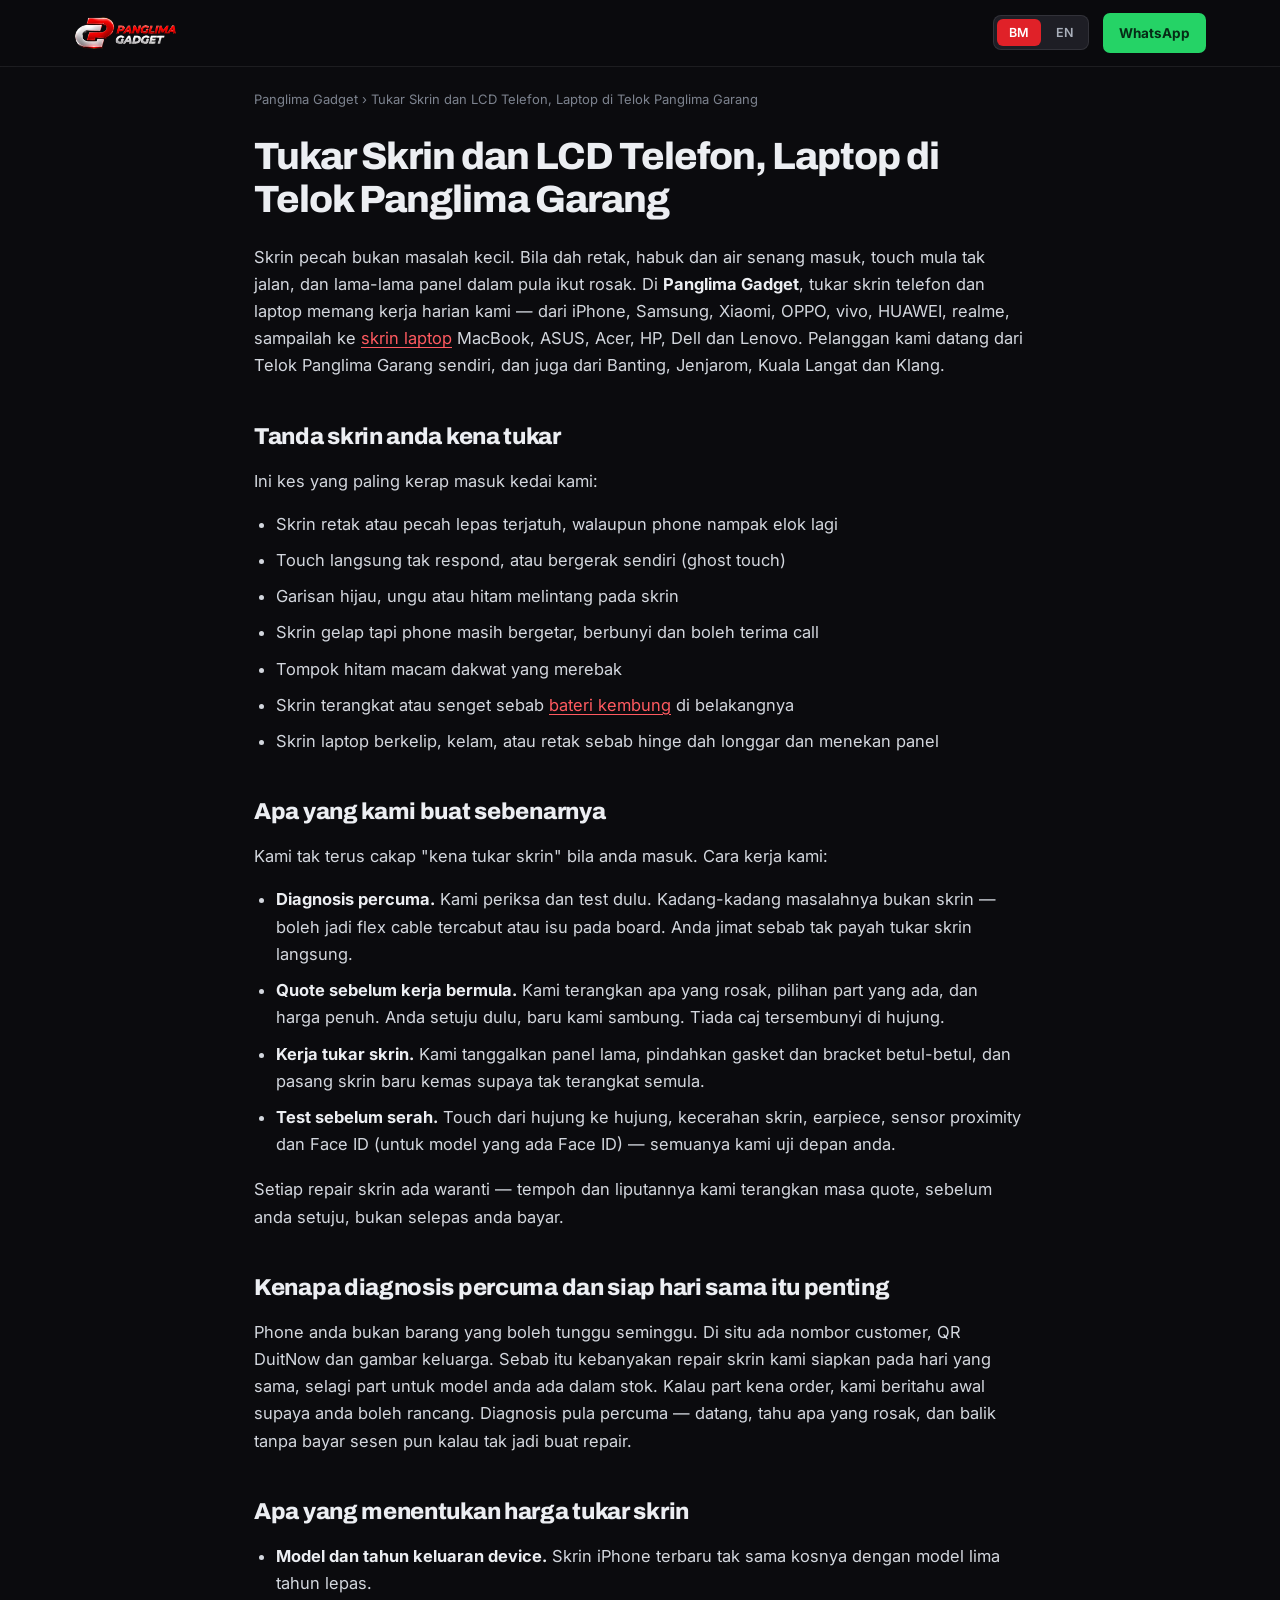
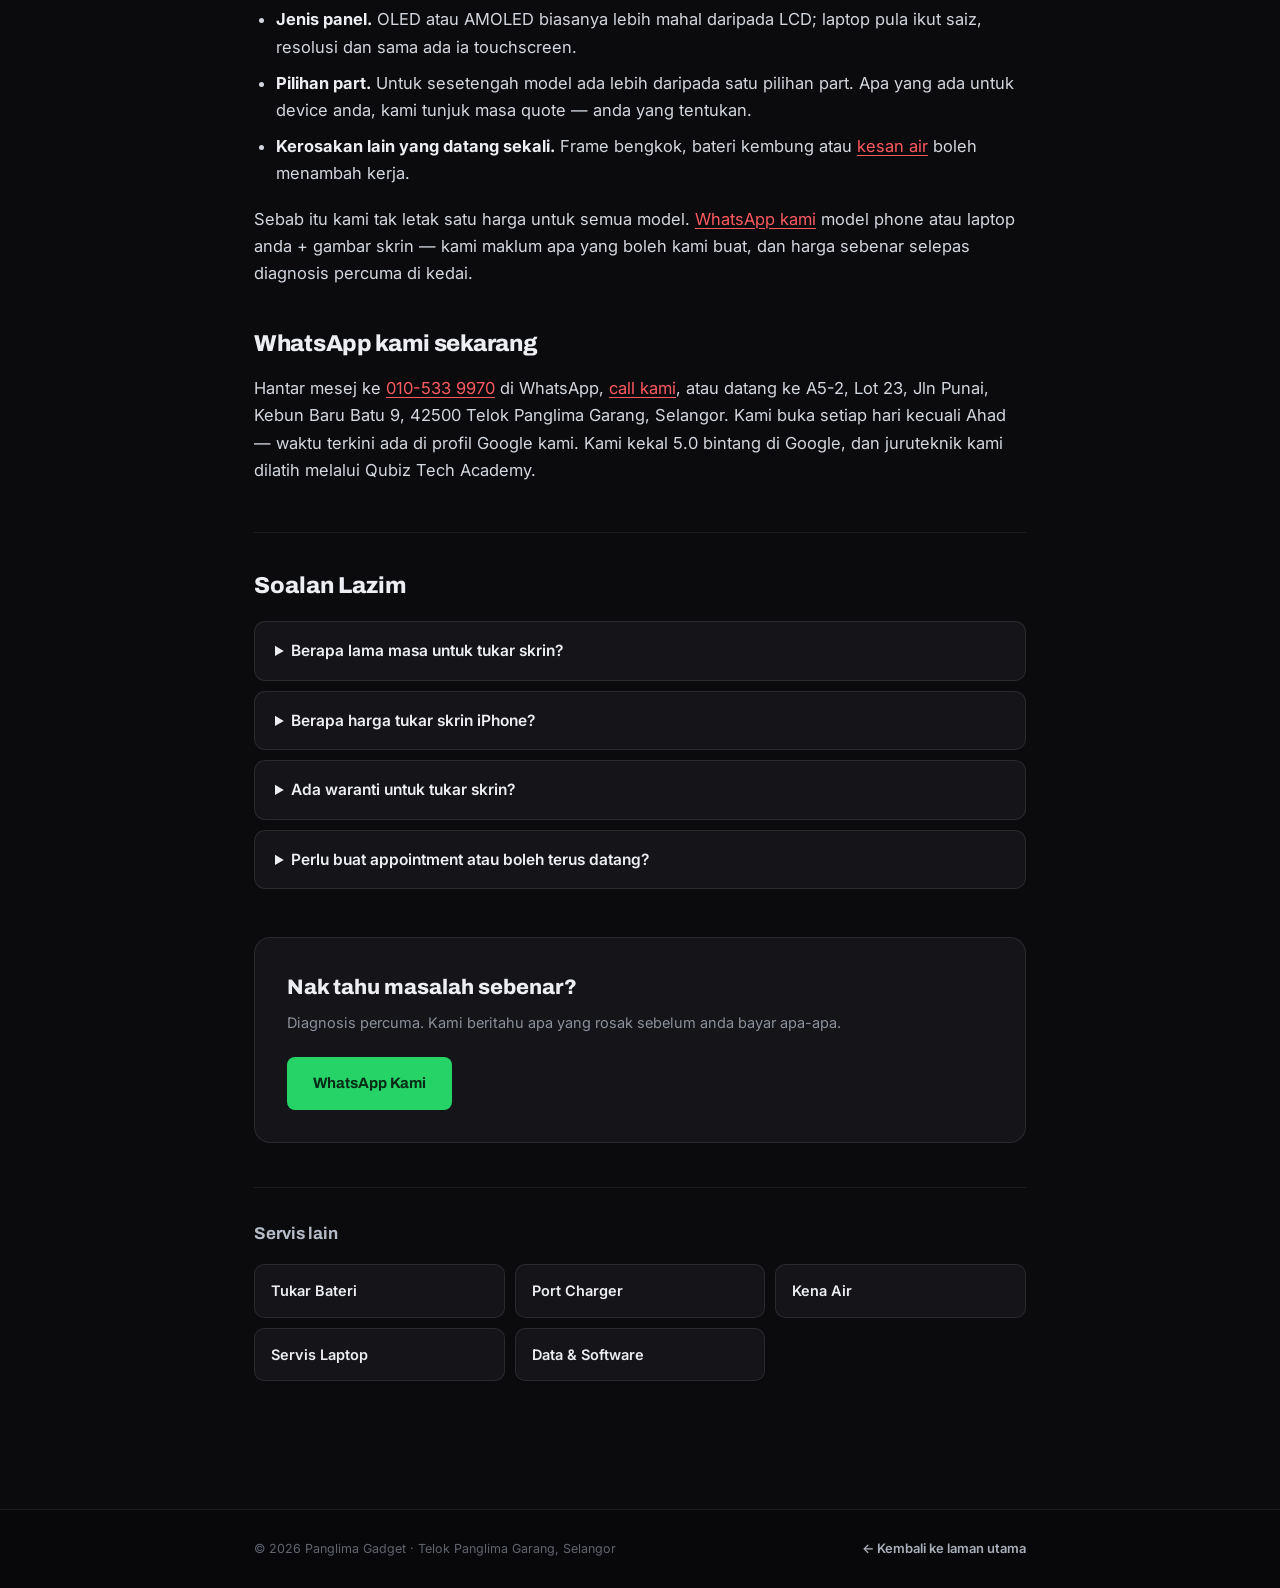
<file: tukar-skrin/index.html>
<!DOCTYPE html>
<html lang="ms">
<head>
<meta charset="utf-8">
<meta name="viewport" content="width=device-width, initial-scale=1">
<title>Tukar &amp; Repair Skrin, LCD Phone &amp; Laptop | Panglima Gadget</title>
<meta name="description" content="Tukar skrin &amp; LCD phone dan laptop di Telok Panglima Garang. Diagnosis percuma, quote sebelum kerja, kebanyakan siap hari sama. WhatsApp Panglima Gadget.">
<meta name="theme-color" content="#0b0b0e">
<link rel="canonical" href="https://panglimagadget.my/tukar-skrin/">
<meta property="og:type" content="website">
<meta property="og:site_name" content="Panglima Gadget">
<meta property="og:locale" content="ms_MY">
<meta property="og:url" content="https://panglimagadget.my/tukar-skrin/">
<meta property="og:title" content="Tukar &amp; Repair Skrin, LCD Phone &amp; Laptop | Panglima Gadget">
<meta property="og:description" content="Tukar skrin &amp; LCD phone dan laptop di Telok Panglima Garang. Diagnosis percuma, quote sebelum kerja, kebanyakan siap hari sama. WhatsApp Panglima Gadget.">
<meta property="og:image" content="https://panglimagadget.my/images/storefront.jpg">
<meta name="twitter:card" content="summary_large_image">
<link rel="icon" type="image/png" href="/images/favicon.png">
<link rel="apple-touch-icon" href="/images/apple-touch-icon.png">
<link rel="preconnect" href="https://fonts.googleapis.com">
<link rel="preconnect" href="https://fonts.gstatic.com" crossorigin>
<link href="https://fonts.googleapis.com/css2?family=Archivo:wght@500..900&family=Inter:wght@400..600&display=swap" rel="stylesheet">
<script type="application/ld+json">
{
  "@context": "https://schema.org",
  "@graph": [
    {
      "@type": "BreadcrumbList",
      "itemListElement": [
        {
          "@type": "ListItem",
          "position": 1,
          "name": "Panglima Gadget",
          "item": "https://panglimagadget.my/"
        },
        {
          "@type": "ListItem",
          "position": 2,
          "name": "Tukar Skrin dan LCD Telefon, Laptop di Telok Panglima Garang",
          "item": "https://panglimagadget.my/tukar-skrin/"
        }
      ]
    },
    {
      "@type": "Service",
      "name": "Tukar Skrin dan LCD Telefon, Laptop di Telok Panglima Garang",
      "serviceType": "Screen & LCD Repair for Phone, Laptop | Panglima Gadget",
      "url": "https://panglimagadget.my/tukar-skrin/",
      "provider": {
        "@id": "https://panglimagadget.my/#business"
      },
      "areaServed": [
        {
          "@type": "City",
          "name": "Telok Panglima Garang"
        },
        {
          "@type": "City",
          "name": "Banting"
        },
        {
          "@type": "City",
          "name": "Jenjarom"
        },
        {
          "@type": "City",
          "name": "Kuala Langat"
        },
        {
          "@type": "City",
          "name": "Klang"
        }
      ]
    },
    {
      "@type": "FAQPage",
      "mainEntity": [
        {
          "@type": "Question",
          "name": "Berapa lama masa untuk tukar skrin?",
          "acceptedAnswer": {
            "@type": "Answer",
            "text": "Kebanyakan repair skrin kami siapkan pada hari yang sama, selagi part untuk model anda ada dalam stok. Kalau part kena order atau ada kerosakan lain di sebalik skrin, masanya lebih panjang — dan kami beritahu anggaran masanya masa quote, sebelum kerja bermula."
          }
        },
        {
          "@type": "Question",
          "name": "Berapa harga tukar skrin iPhone?",
          "acceptedAnswer": {
            "@type": "Answer",
            "text": "Tiada satu harga untuk semua model. Kosnya bergantung pada model dan tahun keluaran device, jenis panel (OLED/AMOLED atau LCD), pilihan part yang ada, dan sama ada ada kerosakan lain seperti frame bengkok atau bateri kembung. WhatsApp kami model anda di 010-533 9970 dan kami maklum apa yang boleh kami buat untuk model tu. Harga sebenar diberi selepas diagnosis percuma di kedai."
          }
        },
        {
          "@type": "Question",
          "name": "Ada waranti untuk tukar skrin?",
          "acceptedAnswer": {
            "@type": "Answer",
            "text": "Ya, setiap repair di Panglima Gadget ada waranti. Tempoh dan liputannya bergantung pada jenis repair dan part yang digunakan, dan kami terangkan masa quote, sebelum anda bersetuju."
          }
        },
        {
          "@type": "Question",
          "name": "Perlu buat appointment atau boleh terus datang?",
          "acceptedAnswer": {
            "@type": "Answer",
            "text": "Boleh terus walk-in. Kami buka setiap hari kecuali Ahad — waktu terkini ada di profil Google kami. Kalau nak lebih pantas, WhatsApp dulu model peranti anda di 010-533 9970 supaya kami boleh semak stok part sebelum anda sampai."
          }
        }
      ]
    }
  ]
}
</script>
<style>
  :root{
    --bg:#0b0b0e;--bg-alt:#0e0e12;--card:#141419;--row:#1e1e25;--footer:#08080a;
    --red:#e02128;--red-light:#ff5a60;--wa:#25d366;--wa-hover:#3ee87a;--wa-ink:#062b16;--green:#4ade80;
    --t1:#eceef2;--t2:#d3d7de;--t3:#b6bcc7;--t4:#a9afba;--t5:#8b909b;--t6:#7d838f;--t8:#5f646e;
    --b1:rgba(255,255,255,.08);--b2:rgba(255,255,255,.09);
    --sans:'Inter',system-ui,sans-serif;--head:'Archivo',system-ui,sans-serif;
  }
  *{box-sizing:border-box;}
  html,body{margin:0;padding:0;}
  body{background:var(--bg);color:var(--t1);font-family:var(--sans);-webkit-font-smoothing:antialiased;line-height:1.65;}
  a{color:inherit;text-decoration:none;transition:color .18s ease,background-color .18s ease,border-color .18s ease,transform .2s ease;}
  img{display:block;max-width:100%;}
  ::selection{background:var(--red);color:#fff;}
  .wrap{max-width:820px;margin:0 auto;padding:0 24px;}

  header{position:sticky;top:0;z-index:60;background:rgba(11,11,14,.9);backdrop-filter:blur(14px);
    -webkit-backdrop-filter:blur(14px);border-bottom:1px solid var(--b1);}
  .nav{max-width:1180px;margin:0 auto;padding:0 24px;height:66px;display:flex;align-items:center;justify-content:space-between;gap:16px;}
  .nav img{height:34px;width:auto;}
  .nav-right{display:flex;align-items:center;gap:14px;}
  .toggle{display:inline-flex;background:var(--row);border:1px solid var(--b2);border-radius:8px;padding:3px;gap:3px;}
  .toggle button{background:none;border:none;cursor:pointer;font-family:var(--sans);font-size:12.5px;font-weight:600;
    color:var(--t4);padding:6px 12px;border-radius:6px;}
  .toggle button[aria-pressed="true"]{background:var(--red);color:#fff;}
  .pill{display:inline-flex;align-items:center;background:var(--wa);color:var(--wa-ink);padding:9px 16px;
    border-radius:7px;font-weight:700;font-size:13.5px;white-space:nowrap;}
  .pill:hover{background:var(--wa-hover);}

  .crumb{padding:22px 0 0;font-size:13px;color:var(--t6);}
  .crumb a:hover{color:var(--red-light);}
  main{padding:8px 0 72px;}
  h1{font-family:var(--head);font-size:38px;font-weight:800;letter-spacing:-1px;line-height:1.12;margin:18px 0 22px;}
  article h2{font-family:var(--head);font-size:23px;font-weight:800;letter-spacing:-.3px;margin:38px 0 12px;}
  article p{font-size:16.5px;color:var(--t2);margin:0 0 16px;}
  article ul{margin:0 0 18px;padding-left:22px;color:var(--t2);font-size:16.5px;}
  article li{margin-bottom:9px;}
  article strong{color:var(--t1);}
  article a{color:var(--red-light);text-decoration:underline;text-underline-offset:3px;}

  .faq{margin-top:48px;padding-top:34px;border-top:1px solid var(--b1);}
  .faq h2{font-family:var(--head);font-size:23px;font-weight:800;margin:0 0 16px;}
  details{background:var(--card);border:1px solid var(--b2);border-radius:11px;padding:16px 20px;margin-bottom:10px;}
  details[open]{border-color:rgba(224,33,40,.4);}
  summary{cursor:pointer;font-weight:600;font-size:15.5px;color:var(--t1);}
  details p{margin:12px 0 0;font-size:15.5px;color:var(--t4);}

  .cta{margin-top:48px;background:var(--card);border:1px solid var(--b2);border-radius:16px;padding:32px;
    display:flex;align-items:center;justify-content:space-between;gap:22px;flex-wrap:wrap;}
  .cta h2{font-family:var(--head);font-size:21px;font-weight:800;margin:0 0 6px;}
  .cta p{margin:0;font-size:14.5px;color:var(--t5);}
  .btn-wa{display:inline-flex;align-items:center;gap:9px;background:var(--wa);color:var(--wa-ink);padding:14px 26px;
    border-radius:8px;font-weight:700;font-size:15px;font-family:var(--head);white-space:nowrap;}
  .btn-wa:hover{background:var(--wa-hover);transform:translateY(-2px);}

  .related{margin-top:44px;padding-top:32px;border-top:1px solid var(--b1);}
  .related h2{font-family:var(--head);font-size:17px;font-weight:700;margin:0 0 16px;color:var(--t3);}
  .related-grid{display:grid;grid-template-columns:repeat(auto-fill,minmax(200px,1fr));gap:10px;}
  .related a{display:block;background:var(--card);border:1px solid var(--b2);border-radius:10px;padding:14px 16px;font-size:14.5px;font-weight:600;}
  .related a:hover{border-color:rgba(224,33,40,.5);color:var(--red-light);}

  footer{background:var(--footer);border-top:1px solid var(--b1);margin-top:56px;}
  footer .wrap{padding:28px 24px;display:flex;align-items:center;justify-content:space-between;gap:16px;flex-wrap:wrap;}
  .copy{font-size:12.5px;color:var(--t8);}
  footer a{font-size:13px;font-weight:600;color:var(--t4);}
  footer a:hover{color:var(--red-light);}

  [hidden]{display:none !important;}
  @media (max-width:600px){
    h1{font-size:28px;}
    .nav-right .pill{display:none;}
    article p,article ul{font-size:16px;}
  }
</style>
</head>
<body>

<header>
  <div class="nav">
    <a href="/" aria-label="Panglima Gadget"><img src="/images/panglima-gadget-header-logo-transparent.png" alt="Panglima Gadget"></a>
    <div class="nav-right">
      <div class="toggle" role="group" aria-label="Language">
        <button id="btnBm" aria-pressed="true">BM</button>
        <button id="btnEn" aria-pressed="false">EN</button>
      </div>
      <a class="pill" id="waTop" target="_blank" rel="noopener">WhatsApp</a>
    </div>
  </div>
</header>

<div class="wrap">
  <div class="crumb"><a href="/">Panglima Gadget</a> › <span data-lang-bm>Tukar Skrin dan LCD Telefon, Laptop di Telok Panglima Garang</span><span data-lang-en hidden>Phone and Laptop Screen (LCD) Replacement in Telok Panglima Garang</span></div>
</div>

<main>
  <div class="wrap">
    <h1><span data-lang-bm>Tukar Skrin dan LCD Telefon, Laptop di Telok Panglima Garang</span><span data-lang-en hidden>Phone and Laptop Screen (LCD) Replacement in Telok Panglima Garang</span></h1>

    <article data-lang-bm>
<p>Skrin pecah bukan masalah kecil. Bila dah retak, habuk dan air senang masuk, touch mula tak jalan, dan lama-lama panel dalam pula ikut rosak. Di <strong>Panglima Gadget</strong>, tukar skrin telefon dan laptop memang kerja harian kami — dari iPhone, Samsung, Xiaomi, OPPO, vivo, HUAWEI, realme, sampailah ke <a href="/servis-laptop">skrin laptop</a> MacBook, ASUS, Acer, HP, Dell dan Lenovo. Pelanggan kami datang dari Telok Panglima Garang sendiri, dan juga dari Banting, Jenjarom, Kuala Langat dan Klang.</p>

<h2>Tanda skrin anda kena tukar</h2>
<p>Ini kes yang paling kerap masuk kedai kami:</p>
<ul>
<li>Skrin retak atau pecah lepas terjatuh, walaupun phone nampak elok lagi</li>
<li>Touch langsung tak respond, atau bergerak sendiri (ghost touch)</li>
<li>Garisan hijau, ungu atau hitam melintang pada skrin</li>
<li>Skrin gelap tapi phone masih bergetar, berbunyi dan boleh terima call</li>
<li>Tompok hitam macam dakwat yang merebak</li>
<li>Skrin terangkat atau senget sebab <a href="/ganti-bateri">bateri kembung</a> di belakangnya</li>
<li>Skrin laptop berkelip, kelam, atau retak sebab hinge dah longgar dan menekan panel</li>
</ul>

<h2>Apa yang kami buat sebenarnya</h2>
<p>Kami tak terus cakap "kena tukar skrin" bila anda masuk. Cara kerja kami:</p>
<ul>
<li><strong>Diagnosis percuma.</strong> Kami periksa dan test dulu. Kadang-kadang masalahnya bukan skrin — boleh jadi flex cable tercabut atau isu pada board. Anda jimat sebab tak payah tukar skrin langsung.</li>
<li><strong>Quote sebelum kerja bermula.</strong> Kami terangkan apa yang rosak, pilihan part yang ada, dan harga penuh. Anda setuju dulu, baru kami sambung. Tiada caj tersembunyi di hujung.</li>
<li><strong>Kerja tukar skrin.</strong> Kami tanggalkan panel lama, pindahkan gasket dan bracket betul-betul, dan pasang skrin baru kemas supaya tak terangkat semula.</li>
<li><strong>Test sebelum serah.</strong> Touch dari hujung ke hujung, kecerahan skrin, earpiece, sensor proximity dan Face ID (untuk model yang ada Face ID) — semuanya kami uji depan anda.</li>
</ul>
<p>Setiap repair skrin ada waranti — tempoh dan liputannya kami terangkan masa quote, sebelum anda setuju, bukan selepas anda bayar.</p>

<h2>Kenapa diagnosis percuma dan siap hari sama itu penting</h2>
<p>Phone anda bukan barang yang boleh tunggu seminggu. Di situ ada nombor customer, QR DuitNow dan gambar keluarga. Sebab itu kebanyakan repair skrin kami siapkan pada hari yang sama, selagi part untuk model anda ada dalam stok. Kalau part kena order, kami beritahu awal supaya anda boleh rancang. Diagnosis pula percuma — datang, tahu apa yang rosak, dan balik tanpa bayar sesen pun kalau tak jadi buat repair.</p>

<h2>Apa yang menentukan harga tukar skrin</h2>
<ul>
<li><strong>Model dan tahun keluaran device.</strong> Skrin iPhone terbaru tak sama kosnya dengan model lima tahun lepas.</li>
<li><strong>Jenis panel.</strong> OLED atau AMOLED biasanya lebih mahal daripada LCD; laptop pula ikut saiz, resolusi dan sama ada ia touchscreen.</li>
<li><strong>Pilihan part.</strong> Untuk sesetengah model ada lebih daripada satu pilihan part. Apa yang ada untuk device anda, kami tunjuk masa quote — anda yang tentukan.</li>
<li><strong>Kerosakan lain yang datang sekali.</strong> Frame bengkok, bateri kembung atau <a href="/kerosakan-air">kesan air</a> boleh menambah kerja.</li>
</ul>
<p>Sebab itu kami tak letak satu harga untuk semua model. <a href="https://wa.me/60105339970">WhatsApp kami</a> model phone atau laptop anda + gambar skrin — kami maklum apa yang boleh kami buat, dan harga sebenar selepas diagnosis percuma di kedai.</p>

<h2>WhatsApp kami sekarang</h2>
<p>Hantar mesej ke <a href="https://wa.me/60105339970">010-533 9970</a> di WhatsApp, <a href="tel:+60105339970">call kami</a>, atau datang ke A5-2, Lot 23, Jln Punai, Kebun Baru Batu 9, 42500 Telok Panglima Garang, Selangor. Kami buka setiap hari kecuali Ahad — waktu terkini ada di profil Google kami. Kami kekal 5.0 bintang di Google, dan juruteknik kami dilatih melalui Qubiz Tech Academy.</p>
    </article>
    <article data-lang-en hidden>
<p>A cracked screen is never just cosmetic. Once the glass splits, dust and water get in, the touch starts dropping out, and the panel underneath goes too. At <strong>Panglima Gadget</strong>, phone and laptop screen replacement is daily work — iPhone, Samsung, Xiaomi, OPPO, vivo, HUAWEI, realme, right through to <a href="/servis-laptop">laptop screens</a> on MacBook, ASUS, Acer, HP, Dell and Lenovo. Customers come to us from Telok Panglima Garang, Banting, Jenjarom, Kuala Langat and Klang.</p>

<h2>Signs your screen needs replacing</h2>
<p>What most often comes through our door:</p>
<ul>
<li>Cracked or shattered glass after a drop, even if the phone still looks fine</li>
<li>Touch not responding, or tapping by itself (ghost touch)</li>
<li>Green, purple or black lines across the screen</li>
<li>Screen stays black but the phone still vibrates, rings and takes calls</li>
<li>A dark ink-like blotch that keeps spreading</li>
<li>Screen lifting or crooked because the <a href="/ganti-bateri">battery behind it has swollen</a></li>
<li>Laptop screen flickering, dim, or cracked from a loose hinge pressing the panel</li>
</ul>

<h2>What we actually do</h2>
<p>We don't say "it needs a new screen" the moment you walk in. How we work:</p>
<ul>
<li><strong>Free diagnosis.</strong> We check and test first. Sometimes the fault isn't the screen at all — a loose flex cable, or something on the board. Then you save, because no screen replacement is needed.</li>
<li><strong>A quote before any work starts.</strong> We explain what's broken, the part options, and the full price. You agree first, then we continue. No hidden charges.</li>
<li><strong>The replacement itself.</strong> We take off the old panel, transfer gaskets and brackets properly, and seat the new screen so it doesn't lift again.</li>
<li><strong>Testing before handover.</strong> Touch from edge to edge, screen brightness, earpiece, proximity sensor and Face ID (on models with Face ID) — all tested in front of you.</li>
</ul>
<p>Every screen repair has a warranty. The period and coverage are explained at quoting time, before you agree — not after you've paid.</p>

<h2>Why free diagnosis and same-day matter</h2>
<p>Your phone can't wait a week. It holds your customers' numbers, your DuitNow QR and your family photos. Most screen repairs are finished the same day, as long as the part for your model is in stock. If a part must be ordered, we tell you early. Diagnosis is free — come in, find out what's wrong, and owe nothing if you don't go ahead.</p>

<h2>What affects the price</h2>
<ul>
<li><strong>Model and year of the device.</strong> A screen for the newest iPhone doesn't cost the same as one from five years ago.</li>
<li><strong>Panel type.</strong> OLED and AMOLED usually cost more than LCD; laptops vary by size, resolution and whether it's touchscreen.</li>
<li><strong>Part options.</strong> Some models have more than one option. Whatever is available for your device, we show you at quoting time — you decide.</li>
<li><strong>Related damage.</strong> A bent frame, a swollen battery or <a href="/kerosakan-air">water damage</a> adds to the work.</li>
</ul>
<p>That's why we don't post one flat price for every model. <a href="https://wa.me/60105339970">WhatsApp us</a> your model plus a photo of the screen — we'll tell you what we can do, and the real price comes after free diagnosis in the shop.</p>

<h2>WhatsApp us now</h2>
<p>Message <a href="https://wa.me/60105339970">010-533 9970</a> on WhatsApp, <a href="tel:+60105339970">call us</a>, or drop by A5-2, Lot 23, Jln Punai, Kebun Baru Batu 9, 42500 Telok Panglima Garang, Selangor. We're open every day except Sunday — current hours are on our Google profile. We hold a 5.0 rating on Google, and our technicians train through Qubiz Tech Academy.</p>
    </article>

    <section class="faq" data-lang-bm>
      <h2>Soalan Lazim</h2>
      <details><summary>Berapa lama masa untuk tukar skrin?</summary><p>Kebanyakan repair skrin kami siapkan pada hari yang sama, selagi part untuk model anda ada dalam stok. Kalau part kena order atau ada kerosakan lain di sebalik skrin, masanya lebih panjang — dan kami beritahu anggaran masanya masa quote, sebelum kerja bermula.</p></details>
      <details><summary>Berapa harga tukar skrin iPhone?</summary><p>Tiada satu harga untuk semua model. Kosnya bergantung pada model dan tahun keluaran device, jenis panel (OLED/AMOLED atau LCD), pilihan part yang ada, dan sama ada ada kerosakan lain seperti frame bengkok atau bateri kembung. WhatsApp kami model anda di 010-533 9970 dan kami maklum apa yang boleh kami buat untuk model tu. Harga sebenar diberi selepas diagnosis percuma di kedai.</p></details>
      <details><summary>Ada waranti untuk tukar skrin?</summary><p>Ya, setiap repair di Panglima Gadget ada waranti. Tempoh dan liputannya bergantung pada jenis repair dan part yang digunakan, dan kami terangkan masa quote, sebelum anda bersetuju.</p></details>
      <details><summary>Perlu buat appointment atau boleh terus datang?</summary><p>Boleh terus walk-in. Kami buka setiap hari kecuali Ahad — waktu terkini ada di profil Google kami. Kalau nak lebih pantas, WhatsApp dulu model peranti anda di 010-533 9970 supaya kami boleh semak stok part sebelum anda sampai.</p></details>
    </section>

    <div class="cta">
      <div>
        <h2><span data-lang-bm>Nak tahu masalah sebenar?</span><span data-lang-en hidden>Want to know the real fault?</span></h2>
        <p><span data-lang-bm>Diagnosis percuma. Kami beritahu apa yang rosak sebelum anda bayar apa-apa.</span><span data-lang-en hidden>Free diagnostics. We tell you what's wrong before you pay anything.</span></p>
      </div>
      <a class="btn-wa" id="waCta" target="_blank" rel="noopener">
        <span data-lang-bm>WhatsApp Kami</span><span data-lang-en hidden>WhatsApp Us</span>
      </a>
    </div>

    <div class="related">
      <h2><span data-lang-bm>Servis lain</span><span data-lang-en hidden>Other services</span></h2>
      <div class="related-grid">
        <a href="/ganti-bateri/"><span data-lang-bm>Tukar Bateri</span><span data-lang-en hidden>Battery Replacement</span></a>
        <a href="/port-pengecas/"><span data-lang-bm>Port Charger</span><span data-lang-en hidden>Charging Port</span></a>
        <a href="/kerosakan-air/"><span data-lang-bm>Kena Air</span><span data-lang-en hidden>Water Damage</span></a>
        <a href="/servis-laptop/"><span data-lang-bm>Servis Laptop</span><span data-lang-en hidden>Laptop Service</span></a>
        <a href="/data-perisian/"><span data-lang-bm>Data &amp; Software</span><span data-lang-en hidden>Data &amp; Software</span></a>
      </div>
    </div>
  </div>
</main>

<footer>
  <div class="wrap">
    <div class="copy">© 2026 Panglima Gadget · Telok Panglima Garang, Selangor</div>
    <a href="/"><span data-lang-bm>← Kembali ke laman utama</span><span data-lang-en hidden>← Back to home</span></a>
  </div>
</footer>

<script>
(function(){
  "use strict";
  var WA="60105339970";
  var MSG={bm:"Hi Panglima Gadget, saya nak tanya pasal Tukar Skrin dan LCD Telefon, Laptop di Telok Panglima Garang.",
           en:"Hi Panglima Gadget, I'd like to ask about a repair."};
  function waLink(m){return "https://api.whatsapp.com/send?phone="+WA+"&text="+encodeURIComponent(m);}

  var lang="bm";
  try{var s=localStorage.getItem("pg_lang"); if(s==="bm"||s==="en") lang=s;}catch(e){}

  var btnBm=document.getElementById("btnBm"), btnEn=document.getElementById("btnEn");

  function apply(){
    document.documentElement.lang = lang==="bm" ? "ms" : "en";
    var bm=document.querySelectorAll("[data-lang-bm]"), en=document.querySelectorAll("[data-lang-en]");
    for(var i=0;i<bm.length;i++) bm[i].hidden = (lang!=="bm");
    for(var j=0;j<en.length;j++) en[j].hidden = (lang!=="en");
    btnBm.setAttribute("aria-pressed", lang==="bm"?"true":"false");
    btnEn.setAttribute("aria-pressed", lang==="en"?"true":"false");
    var href=waLink(MSG[lang]||MSG.bm);
    document.getElementById("waTop").href=href;
    document.getElementById("waCta").href=href;
  }
  function set(l){ lang=l; try{localStorage.setItem("pg_lang",l);}catch(e){} apply(); }
  btnBm.addEventListener("click",function(){set("bm");});
  btnEn.addEventListener("click",function(){set("en");});
  apply();
})();
</script>
</body>
</html>
</file>
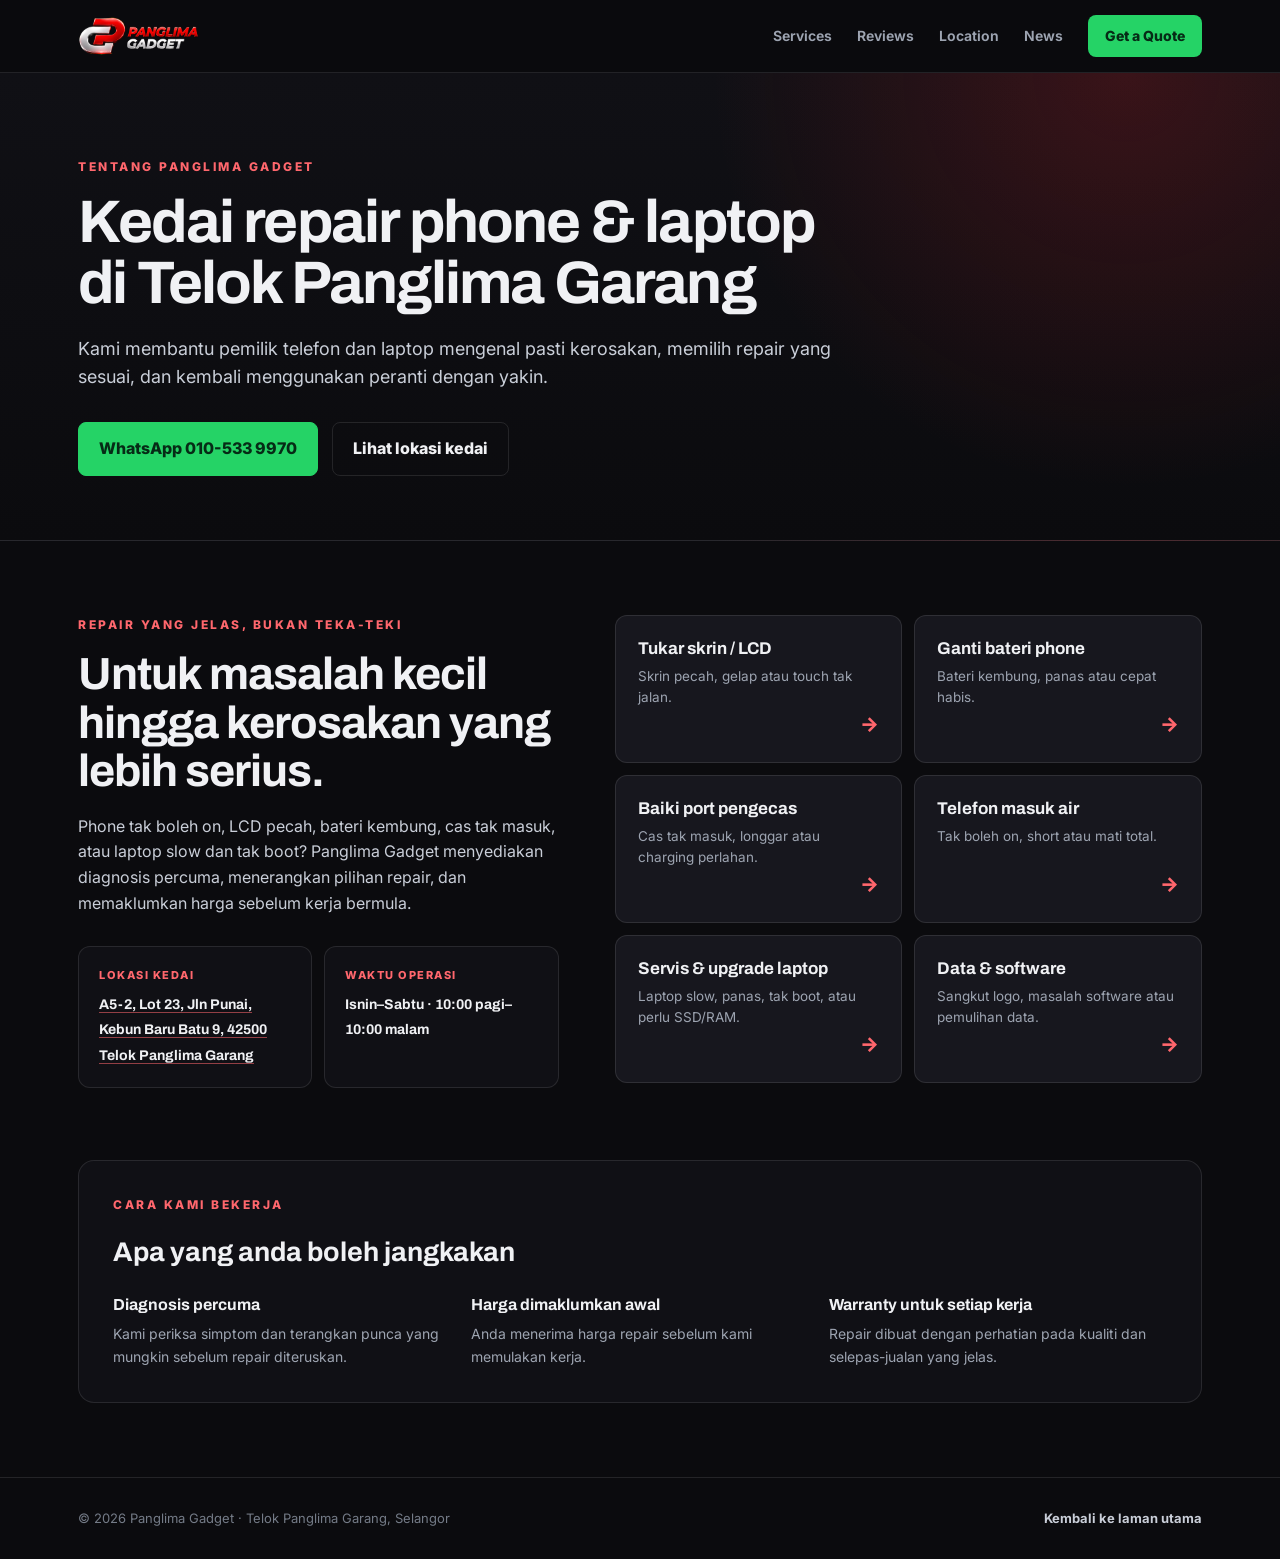
<file: about.html>
<!DOCTYPE html>
<html lang="ms">
<head>
<meta charset="utf-8">
<meta name="viewport" content="width=device-width, initial-scale=1">
<title>Tentang Panglima Gadget | Repair Phone &amp; Laptop Telok Panglima Garang</title>
<meta name="description" content="Panglima Gadget ialah kedai repair phone dan laptop di Telok Panglima Garang. Diagnosis percuma, harga dimaklumkan sebelum repair dan warranty untuk setiap kerja.">
<meta name="theme-color" content="#0b0b0e">
<link rel="canonical" href="https://panglimagadget.my/about.html">
<meta property="og:type" content="website">
<meta property="og:site_name" content="Panglima Gadget">
<meta property="og:locale" content="ms_MY">
<meta property="og:url" content="https://panglimagadget.my/about.html">
<meta property="og:title" content="Tentang Panglima Gadget | Repair Phone &amp; Laptop Telok Panglima Garang">
<meta property="og:description" content="Kedai repair phone dan laptop di Telok Panglima Garang.">
<meta property="og:image" content="https://panglimagadget.my/images/storefront.jpg">
<link rel="icon" href="images/favicon.png">
<link rel="apple-touch-icon" href="images/apple-touch-icon.png">
<link rel="preconnect" href="https://fonts.googleapis.com">
<link rel="preconnect" href="https://fonts.gstatic.com" crossorigin>
<link href="https://fonts.googleapis.com/css2?family=Archivo:wght@500..900&amp;family=Inter:wght@400..700&amp;display=swap" rel="stylesheet">
<style>
:root{--bg:#0b0b0e;--alt:#101015;--card:#17171e;--red:#e02128;--red-light:#ff676d;--green:#4ade80;--wa:#25d366;--ink:#062b16;--t1:#f0f1f4;--t2:#c9ced8;--t3:#9da4b1;--t4:#747b87;--line:rgba(255,255,255,.1);--sans:Inter,system-ui,sans-serif;--head:Archivo,system-ui,sans-serif}
*{box-sizing:border-box}html{scroll-behavior:smooth}body{margin:0;background:var(--bg);color:var(--t1);font-family:var(--sans);line-height:1.6;-webkit-font-smoothing:antialiased}a{color:inherit;text-decoration:none}img{display:block;max-width:100%}.wrap{width:min(1180px,100%);margin:auto;padding-inline:28px}
header{position:sticky;top:0;z-index:10;background:rgba(11,11,14,.9);backdrop-filter:blur(14px);border-bottom:1px solid var(--line)}.nav{height:72px;display:flex;align-items:center;justify-content:space-between;gap:22px}.logo img{height:40px;width:auto}.links{display:flex;align-items:center;gap:25px;color:var(--t3);font-size:14px;font-weight:650}.links a:hover{color:#fff}.quote{background:var(--wa);color:var(--ink);padding:10px 17px;border-radius:8px;font-weight:800}
.hero{padding:84px 0 64px;background:radial-gradient(circle at 88% 0,rgba(224,33,40,.2),transparent 34%),linear-gradient(180deg,#101015 0%,var(--bg) 100%);border-bottom:1px solid var(--line)}.eyebrow{color:var(--red-light);font-size:12px;font-weight:800;letter-spacing:2.5px;text-transform:uppercase;margin-bottom:16px}.hero h1{font-family:var(--head);font-size:clamp(36px,5vw,60px);line-height:1.02;letter-spacing:-1.8px;max-width:780px;margin:0 0 20px}.lead{max-width:760px;color:var(--t2);font-size:18px;margin:0}.actions{display:flex;gap:14px;flex-wrap:wrap;margin-top:30px}.button{display:inline-flex;align-items:center;justify-content:center;padding:13px 20px;border:1px solid var(--line);border-radius:8px;font-weight:800}.button.primary{background:var(--wa);border-color:var(--wa);color:var(--ink)}.button:hover{transform:translateY(-2px)}
main{padding:74px 0}.grid{display:grid;grid-template-columns:minmax(0,.9fr) minmax(0,1.1fr);gap:56px;align-items:start}.section-title{font-family:var(--head);font-size:clamp(29px,3.6vw,45px);letter-spacing:-1px;line-height:1.08;margin:0 0 18px}.copy{margin:0;color:var(--t2);font-size:16px}.facts{display:grid;grid-template-columns:1fr 1fr;gap:12px;margin-top:30px}.fact{padding:20px;border:1px solid var(--line);border-radius:12px;background:var(--alt)}.fact span{display:block;color:var(--red-light);font-size:11px;font-weight:800;letter-spacing:1.5px;text-transform:uppercase;margin-bottom:6px}.fact strong{font-family:var(--head);font-size:14px;line-height:1.5}.fact a{text-decoration:underline;text-underline-offset:3px;text-decoration-color:rgba(255,103,109,.55)}
.services{display:grid;grid-template-columns:1fr 1fr;gap:12px}.service{display:flex;flex-direction:column;justify-content:space-between;min-height:145px;padding:22px;border:1px solid var(--line);border-radius:12px;background:var(--card);transition:.18s ease}.service:hover{border-color:rgba(255,103,109,.65);background:#1b1b22;transform:translateY(-2px)}.service h2{font-family:var(--head);font-size:17px;line-height:1.25;margin:0 0 7px}.service p{margin:0;color:var(--t3);font-size:13.5px;line-height:1.55}.arrow{color:var(--red-light);font-size:20px;font-weight:800;align-self:flex-end}.trust{margin-top:72px;padding:34px;border:1px solid var(--line);border-radius:16px;background:var(--alt)}.trust h2{font-family:var(--head);font-size:27px;margin:0 0 18px}.trust-list{display:grid;grid-template-columns:repeat(3,1fr);gap:20px}.trust h3{font-family:var(--head);font-size:16px;margin:0 0 6px}.trust p{color:var(--t3);font-size:14px;margin:0}
footer{border-top:1px solid var(--line);padding:30px 0;color:var(--t4);font-size:13px}.footer-row{display:flex;justify-content:space-between;gap:18px;flex-wrap:wrap}.footer-row a{font-weight:700;color:var(--t2)}
@media(max-width:760px){.wrap{padding-inline:24px}.nav{height:68px}.logo img{height:34px;max-width:126px;object-fit:contain;object-position:left}.links{gap:0;margin-left:auto}.links a:not(.quote){display:none}.quote{font-size:12px;padding:10px 13px;white-space:nowrap}.hero{padding:54px 0 44px}.lead{font-size:16px}.grid{grid-template-columns:1fr;gap:34px}.facts,.services,.trust-list{grid-template-columns:1fr}.service{min-height:126px}.trust{margin-top:52px;padding:26px}.footer-row{align-items:flex-start;flex-direction:column;gap:8px}}
</style>
</head>
<body>
<header><div class="wrap nav"><a class="logo" href="index.html" aria-label="Panglima Gadget home"><img src="images/panglima-gadget-header-logo-transparent.png" alt="Panglima Gadget" width="362" height="120"></a><nav class="links" aria-label="Primary navigation"><a href="index.html#services">Services</a><a href="index.html#reviews">Reviews</a><a href="index.html#location">Location</a><a href="news.html">News</a><a class="quote" href="https://wa.me/60105339970" target="_blank" rel="noopener">Get a Quote</a></nav></div></header>
<section class="hero"><div class="wrap"><div class="eyebrow">Tentang Panglima Gadget</div><h1>Kedai repair phone &amp; laptop di Telok Panglima Garang</h1><p class="lead">Kami membantu pemilik telefon dan laptop mengenal pasti kerosakan, memilih repair yang sesuai, dan kembali menggunakan peranti dengan yakin.</p><div class="actions"><a class="button primary" href="https://wa.me/60105339970" target="_blank" rel="noopener">WhatsApp 010-533 9970</a><a class="button" href="https://maps.app.goo.gl/ydq99CnpTsHCHSBo6" target="_blank" rel="noopener">Lihat lokasi kedai</a></div></div></section>
<main><div class="wrap"><div class="grid"><div><div class="eyebrow">Repair yang jelas, bukan teka-teki</div><h2 class="section-title">Untuk masalah kecil hingga kerosakan yang lebih serius.</h2><p class="copy">Phone tak boleh on, LCD pecah, bateri kembung, cas tak masuk, atau laptop slow dan tak boot? Panglima Gadget menyediakan diagnosis percuma, menerangkan pilihan repair, dan memaklumkan harga sebelum kerja bermula.</p><div class="facts"><div class="fact"><span>Lokasi kedai</span><strong><a href="index.html#location">A5-2, Lot 23, Jln Punai, Kebun Baru Batu 9, 42500 Telok Panglima Garang</a></strong></div><div class="fact"><span>Waktu operasi</span><strong>Isnin–Sabtu · 10:00 pagi–10:00 malam</strong></div></div></div><nav class="services" aria-label="Servis repair Panglima Gadget"><a class="service" href="/tukar-skrin/"><div><h2>Tukar skrin / LCD</h2><p>Skrin pecah, gelap atau touch tak jalan.</p></div><span class="arrow" aria-hidden="true">→</span></a><a class="service" href="/ganti-bateri/"><div><h2>Ganti bateri phone</h2><p>Bateri kembung, panas atau cepat habis.</p></div><span class="arrow" aria-hidden="true">→</span></a><a class="service" href="/port-pengecas/"><div><h2>Baiki port pengecas</h2><p>Cas tak masuk, longgar atau charging perlahan.</p></div><span class="arrow" aria-hidden="true">→</span></a><a class="service" href="/kerosakan-air/"><div><h2>Telefon masuk air</h2><p>Tak boleh on, short atau mati total.</p></div><span class="arrow" aria-hidden="true">→</span></a><a class="service" href="/servis-laptop/"><div><h2>Servis &amp; upgrade laptop</h2><p>Laptop slow, panas, tak boot, atau perlu SSD/RAM.</p></div><span class="arrow" aria-hidden="true">→</span></a><a class="service" href="/data-perisian/"><div><h2>Data &amp; software</h2><p>Sangkut logo, masalah software atau pemulihan data.</p></div><span class="arrow" aria-hidden="true">→</span></a></nav></div><section class="trust" aria-labelledby="trust-title"><div class="eyebrow">Cara kami bekerja</div><h2 id="trust-title">Apa yang anda boleh jangkakan</h2><div class="trust-list"><div><h3>Diagnosis percuma</h3><p>Kami periksa simptom dan terangkan punca yang mungkin sebelum repair diteruskan.</p></div><div><h3>Harga dimaklumkan awal</h3><p>Anda menerima harga repair sebelum kami memulakan kerja.</p></div><div><h3>Warranty untuk setiap kerja</h3><p>Repair dibuat dengan perhatian pada kualiti dan selepas-jualan yang jelas.</p></div></div></section></div></main>
<footer><div class="wrap footer-row"><span>© 2026 Panglima Gadget · Telok Panglima Garang, Selangor</span><a href="index.html">Kembali ke laman utama</a></div></footer>
</body>
</html>
</file>
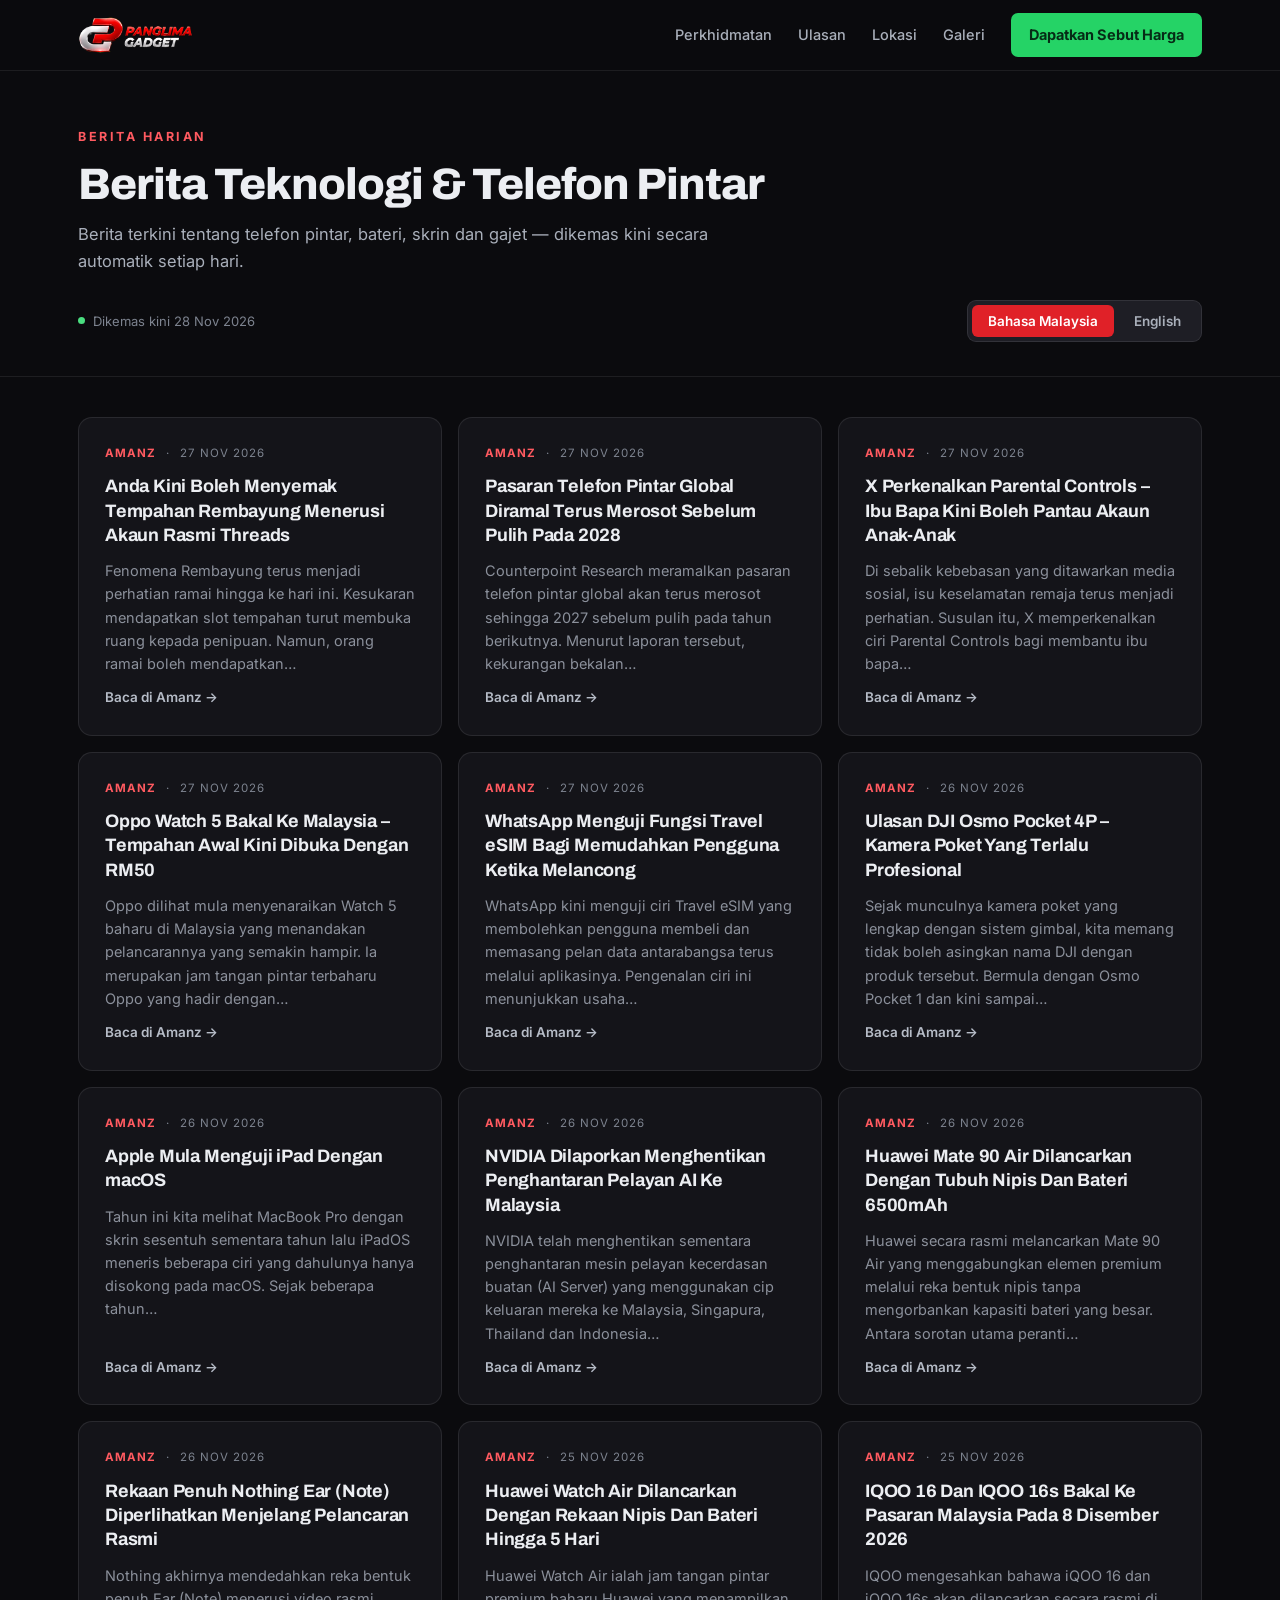
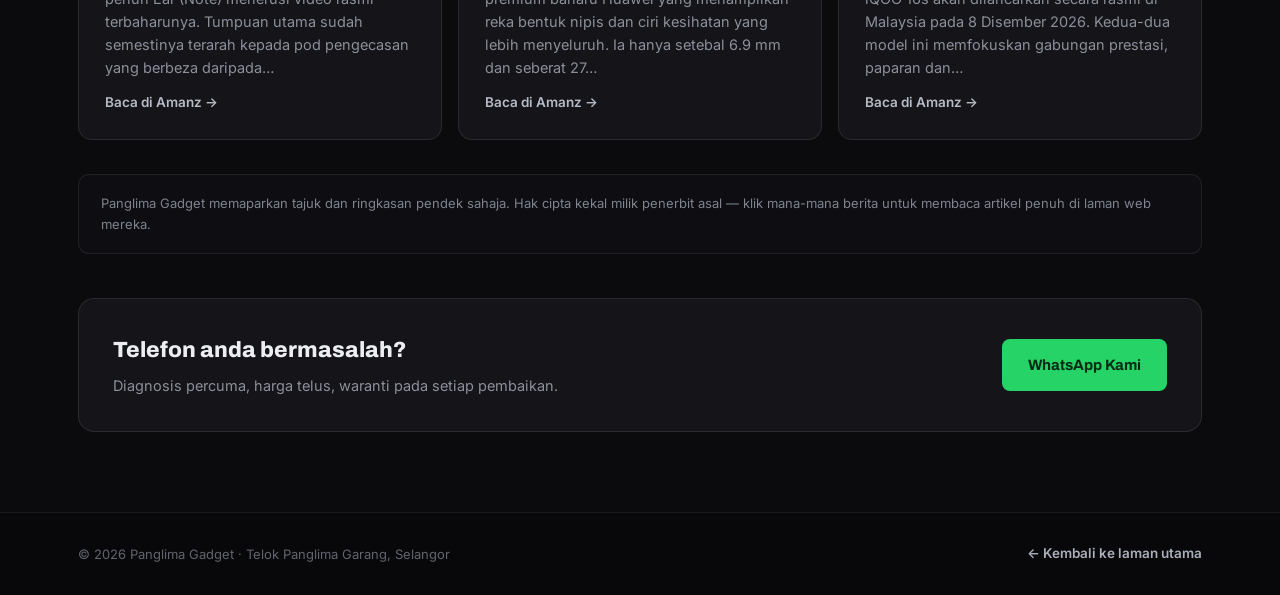
<file: news.html>
<!DOCTYPE html>
<html lang="ms">
<head>
<meta charset="utf-8">
<meta name="viewport" content="width=device-width, initial-scale=1">
<title>Berita Teknologi — Panglima Gadget</title>
<meta name="description" content="Berita telefon pintar, gajet dan teknologi terkini — dikemas kini setiap hari oleh Panglima Gadget, pakar repair phone &amp; laptop di Telok Panglima Garang.">
<meta name="theme-color" content="#0b0b0e">
<link rel="canonical" href="https://panglimagadget.my/news.html">
<meta property="og:type" content="website">
<meta property="og:site_name" content="Panglima Gadget">
<meta property="og:locale" content="ms_MY">
<meta property="og:url" content="https://panglimagadget.my/news.html">
<meta property="og:title" content="Berita Teknologi &amp; Telefon Pintar — Panglima Gadget">
<meta property="og:description" content="Berita terkini telefon pintar, bateri, skrin dan gajet — dikemas kini setiap hari.">
<meta property="og:image" content="https://panglimagadget.my/images/storefront.jpg">
<link rel="icon" href="images/favicon.png">
<link rel="apple-touch-icon" href="images/apple-touch-icon.png">
<link rel="preconnect" href="https://fonts.googleapis.com">
<link rel="preconnect" href="https://fonts.gstatic.com" crossorigin>
<link href="https://fonts.googleapis.com/css2?family=Archivo:wght@500..900&family=Inter:wght@400..600&display=swap" rel="stylesheet">

<style>
  :root{
    --bg:#0b0b0e; --bg-alt:#0e0e12; --card:#141419; --row:#1e1e25; --footer:#08080a;
    --red:#e02128; --red-light:#ff5a60;
    --wa:#25d366; --wa-hover:#3ee87a; --wa-ink:#062b16;
    --green:#4ade80;
    --t1:#eceef2; --t2:#d3d7de; --t3:#b6bcc7; --t4:#a9afba; --t5:#8b909b; --t6:#7d838f; --t8:#5f646e;
    --b1:rgba(255,255,255,.08); --b2:rgba(255,255,255,.09);
    --sans:'Inter',system-ui,sans-serif; --head:'Archivo',system-ui,sans-serif;
  }
  *{box-sizing:border-box;}
  html,body{margin:0;padding:0;}
  body{background:var(--bg);color:var(--t1);font-family:var(--sans);-webkit-font-smoothing:antialiased;line-height:1.6;}
  a{color:inherit;text-decoration:none;transition:color .18s ease,background-color .18s ease,border-color .18s ease,transform .2s ease;}
  img{display:block;max-width:100%;}
  ::selection{background:var(--red);color:#fff;}
  .wrap{max-width:1180px;margin:0 auto;padding:0 28px;}

  /* header */
  header{position:sticky;top:0;z-index:60;background:rgba(11,11,14,.88);backdrop-filter:blur(14px);
    -webkit-backdrop-filter:blur(14px);border-bottom:1px solid var(--b1);}
  .nav{height:70px;display:flex;align-items:center;justify-content:space-between;gap:20px;}
  .nav .logo img{height:38px;width:auto;}
  .nav-links{display:flex;align-items:center;gap:26px;font-size:14.5px;font-weight:500;color:var(--t4);}
  .nav-links a:hover{color:#fff;}
  .pill{display:inline-flex;align-items:center;gap:8px;background:var(--wa);color:var(--wa-ink);
    padding:10px 18px;border-radius:7px;font-weight:700;}
  .pill:hover{background:var(--wa-hover);transform:translateY(-1px);}
  @media (max-width:720px){
    .nav{height:68px;gap:12px;}
    .nav .logo{min-width:0;flex:0 1 auto;}
    .nav .logo img{height:34px;max-width:116px;object-fit:contain;object-position:left center;}
    .nav-links{flex:0 0 auto;gap:0;margin-left:auto;}
    .nav-links a:not(.pill){display:none;}
    .nav-links .pill{min-height:44px;max-width:170px;padding:8px 12px;border-radius:8px;
      font-size:11.5px;line-height:1.15;letter-spacing:0;white-space:nowrap;}
  }

  /* hero */
  .head{padding:56px 0 34px;border-bottom:1px solid var(--b1);}
  .eyebrow{font-size:12.5px;font-weight:700;letter-spacing:2.5px;text-transform:uppercase;color:var(--red-light);margin-bottom:14px;}
  h1{font-family:var(--head);font-size:44px;font-weight:800;letter-spacing:-1px;line-height:1.05;margin:0 0 14px;}
  .lede{font-size:16.5px;color:var(--t4);max-width:640px;margin:0;}
  .bar{margin-top:26px;display:flex;align-items:center;justify-content:space-between;gap:18px;flex-wrap:wrap;}
  .updated{font-size:13px;color:var(--t6);display:flex;align-items:center;gap:8px;}
  .dot{width:7px;height:7px;border-radius:50%;background:var(--green);}

  /* language toggle */
  .toggle{display:inline-flex;background:var(--row);border:1px solid var(--b2);border-radius:9px;padding:4px;gap:4px;}
  .toggle button{background:none;border:none;cursor:pointer;font-family:var(--sans);font-size:13.5px;font-weight:600;
    color:var(--t4);padding:8px 16px;border-radius:6px;transition:background-color .18s ease,color .18s ease;}
  .toggle button:hover{color:#fff;}
  .toggle button[aria-pressed="true"]{background:var(--red);color:#fff;}

  /* list */
  main{padding:40px 0 80px;}
  .grid{display:grid;grid-template-columns:repeat(auto-fill,minmax(330px,1fr));gap:16px;}
  .card{background:var(--card);border:1px solid var(--b2);border-radius:14px;padding:26px;
    display:flex;flex-direction:column;gap:12px;}
  .card:hover{border-color:rgba(224,33,40,.5);transform:translateY(-3px);}
  .meta{display:flex;align-items:center;gap:10px;font-size:11.5px;letter-spacing:1px;text-transform:uppercase;color:var(--t6);}
  .src{color:var(--red-light);font-weight:700;}
  .card h2{font-family:var(--head);font-size:18px;font-weight:700;line-height:1.35;margin:0;letter-spacing:-.2px;}
  .card p{font-size:14.5px;color:var(--t5);margin:0;flex:1;}
  .more{font-size:13.5px;font-weight:600;color:var(--t3);display:inline-flex;align-items:center;gap:6px;}
  .card:hover .more{color:var(--red-light);}

  .state{padding:60px 0;text-align:center;color:var(--t5);font-size:15px;}
  .note{margin-top:34px;padding:18px 22px;background:var(--bg-alt);border:1px solid var(--b1);border-radius:11px;
    font-size:13px;color:var(--t6);line-height:1.6;}

  /* cta */
  .cta{margin-top:44px;background:var(--card);border:1px solid var(--b2);border-radius:16px;padding:34px;
    display:flex;align-items:center;justify-content:space-between;gap:24px;flex-wrap:wrap;}
  .cta h3{font-family:var(--head);font-size:22px;font-weight:800;margin:0 0 6px;}
  .cta p{margin:0;font-size:14.5px;color:var(--t5);}
  .btn-wa{display:inline-flex;align-items:center;gap:10px;background:var(--wa);color:var(--wa-ink);
    padding:14px 26px;border-radius:8px;font-weight:700;font-size:15px;font-family:var(--head);white-space:nowrap;}
  .btn-wa:hover{background:var(--wa-hover);transform:translateY(-2px);}

  footer{background:var(--footer);border-top:1px solid var(--b1);}
  footer .wrap{padding:30px 28px;display:flex;align-items:center;justify-content:space-between;gap:18px;flex-wrap:wrap;}
  .copy{font-size:13px;color:var(--t8);}
  footer a{font-size:13.5px;font-weight:600;color:var(--t4);}
  footer a:hover{color:var(--red-light);}

  @media (max-width:600px){
    .wrap{padding:0 18px;}
    h1{font-size:32px;}
    .head{padding:38px 0 26px;}
    .card{padding:22px;}
  }
</style>
</head>
<body>

<header>
  <div class="wrap nav">
    <a class="logo" href="index.html" aria-label="Panglima Gadget"><img src="images/panglima-gadget-header-logo-transparent.png" alt="Panglima Gadget" width="362" height="120" decoding="async"></a>
    <nav class="nav-links">
      <a href="index.html#services" data-i18n="nav_services">Perkhidmatan</a>
      <a href="index.html#reviews" data-i18n="nav_reviews">Ulasan</a>
      <a href="index.html#location" data-i18n="nav_location">Lokasi</a>
      <a href="gallery.html" data-i18n="nav_gallery">Galeri</a>
      <a class="pill" id="waTop" target="_blank" rel="noopener" data-i18n="nav_quote">Dapatkan Sebut Harga</a>
    </nav>
  </div>
</header>

<div class="head">
  <div class="wrap">
    <div class="eyebrow" data-i18n="eyebrow">Berita Harian</div>
    <h1 data-i18n="title">Berita Teknologi &amp; Telefon Pintar</h1>
    <p class="lede" data-i18n="lede">Berita terkini tentang telefon pintar, bateri, skrin dan gajet — dikemas kini secara automatik setiap hari.</p>
    <div class="bar">
      <div class="updated"><span class="dot"></span><span id="updated">—</span></div>
      <div class="toggle" role="group" aria-label="Language">
        <button id="btnBm" aria-pressed="true">Bahasa Malaysia</button>
        <button id="btnEn" aria-pressed="false">English</button>
      </div>
    </div>
  </div>
</div>

<main>
  <div class="wrap">
    <div id="state" class="state" data-i18n="loading">Memuatkan berita…</div>
    <div id="grid" class="grid" hidden></div>

    <div class="note" id="note" data-i18n="note">
      Panglima Gadget memaparkan tajuk dan ringkasan pendek sahaja. Hak cipta kekal milik penerbit asal — klik mana-mana berita untuk membaca artikel penuh di laman web mereka.
    </div>

    <div class="cta">
      <div>
        <h3 data-i18n="cta_title">Telefon anda bermasalah?</h3>
        <p data-i18n="cta_sub">Diagnosis percuma, harga telus, waranti pada setiap pembaikan.</p>
      </div>
      <a class="btn-wa" id="waCta" target="_blank" rel="noopener" data-i18n="cta_btn">WhatsApp Kami</a>
    </div>
  </div>
</main>

<footer>
  <div class="wrap">
    <div class="copy">© 2026 Panglima Gadget · Telok Panglima Garang, Selangor</div>
    <a href="index.html" data-i18n="back">← Kembali ke laman utama</a>
  </div>
</footer>

<script>
(function(){
  "use strict";

  var WA = "60105339970";
  var waLink = function(msg){ return "https://api.whatsapp.com/send?phone=" + WA + "&text=" + encodeURIComponent(msg); };

  var I18N = {
    bm: {
      nav_services:"Perkhidmatan", nav_reviews:"Ulasan", nav_location:"Lokasi", nav_gallery:"Galeri", nav_quote:"Dapatkan Sebut Harga",
      eyebrow:"Berita Harian",
      title:"Berita Teknologi & Telefon Pintar",
      lede:"Berita terkini tentang telefon pintar, bateri, skrin dan gajet — dikemas kini secara automatik setiap hari.",
      loading:"Memuatkan berita…",
      empty:"Tiada berita buat masa ini. Sila cuba sebentar lagi.",
      error:"Berita tidak dapat dimuatkan sekarang. Sila muat semula halaman ini.",
      updated:"Dikemas kini",
      read:"Baca di",
      note:"Panglima Gadget memaparkan tajuk dan ringkasan pendek sahaja. Hak cipta kekal milik penerbit asal — klik mana-mana berita untuk membaca artikel penuh di laman web mereka.",
      cta_title:"Telefon anda bermasalah?",
      cta_sub:"Diagnosis percuma, harga telus, waranti pada setiap pembaikan.",
      cta_btn:"WhatsApp Kami",
      back:"← Kembali ke laman utama",
      wa_msg:"Hi Panglima Gadget, saya ada masalah dengan peranti saya."
    },
    en: {
      nav_services:"Services", nav_reviews:"Reviews", nav_location:"Location", nav_gallery:"Gallery", nav_quote:"Get a Quote",
      eyebrow:"Daily News",
      title:"Technology & Smartphone News",
      lede:"The latest on smartphones, batteries, screens and gadgets — updated automatically every day.",
      loading:"Loading news…",
      empty:"No news available right now. Please check back shortly.",
      error:"News could not be loaded right now. Please refresh the page.",
      updated:"Updated",
      read:"Read on",
      note:"Panglima Gadget shows headlines and short summaries only. Copyright remains with the original publishers — click any story to read the full article on their website.",
      cta_title:"Device giving you trouble?",
      cta_sub:"Free diagnostics, transparent pricing, warranty on every repair.",
      cta_btn:"WhatsApp Us",
      back:"← Back to main site"
    }
  };
  I18N.en.wa_msg = "Hi Panglima Gadget, I'd like to ask about a repair.";

  var lang = "bm";
  try { var saved = localStorage.getItem("pg_news_lang"); if (saved === "bm" || saved === "en") lang = saved; } catch(e){}

  var data = null;
  var gridEl = document.getElementById("grid");
  var stateEl = document.getElementById("state");
  var updatedEl = document.getElementById("updated");
  var btnBm = document.getElementById("btnBm");
  var btnEn = document.getElementById("btnEn");

  function t(key){ return I18N[lang][key]; }

  function formatDate(iso){
    if (!iso) return "";
    var d = new Date(iso);
    if (isNaN(d)) return "";
    return d.toLocaleDateString(lang === "bm" ? "ms-MY" : "en-MY",
      { day:"numeric", month:"short", year:"numeric" });
  }

  function applyStaticText(){
    document.documentElement.lang = (lang === "bm" ? "ms" : "en");
    var nodes = document.querySelectorAll("[data-i18n]");
    for (var i=0;i<nodes.length;i++){
      var key = nodes[i].getAttribute("data-i18n");
      if (I18N[lang][key]) nodes[i].textContent = I18N[lang][key];
    }
    var msg = t("wa_msg");
    document.getElementById("waTop").href = waLink(msg);
    document.getElementById("waCta").href = waLink(msg);
    btnBm.setAttribute("aria-pressed", lang === "bm" ? "true" : "false");
    btnEn.setAttribute("aria-pressed", lang === "en" ? "true" : "false");
  }

  function render(){
    applyStaticText();
    if (!data){ return; }

    updatedEl.textContent = t("updated") + " " + formatDate(data.generated);

    var items = (data[lang] || []);
    gridEl.innerHTML = "";

    if (!items.length){
      gridEl.hidden = true;
      stateEl.hidden = false;
      stateEl.textContent = t("empty");
      return;
    }

    for (var i=0;i<items.length;i++){
      var it = items[i];
      var a = document.createElement("a");
      a.className = "card";
      a.href = it.link;
      a.target = "_blank";
      a.rel = "noopener noreferrer";

      var meta = document.createElement("div");
      meta.className = "meta";
      var src = document.createElement("span");
      src.className = "src";
      src.textContent = it.source;
      meta.appendChild(src);
      var dt = formatDate(it.published);
      if (dt){
        var sep = document.createElement("span"); sep.textContent = "·"; meta.appendChild(sep);
        var dEl = document.createElement("span"); dEl.textContent = dt; meta.appendChild(dEl);
      }

      var h = document.createElement("h2");
      h.textContent = it.title;

      var p = document.createElement("p");
      p.textContent = it.excerpt || "";

      var more = document.createElement("span");
      more.className = "more";
      more.textContent = t("read") + " " + it.source + " →";

      a.appendChild(meta); a.appendChild(h); a.appendChild(p); a.appendChild(more);
      gridEl.appendChild(a);
    }

    stateEl.hidden = true;
    gridEl.hidden = false;
  }

  btnBm.addEventListener("click", function(){
    lang = "bm";
    try{ localStorage.setItem("pg_news_lang", lang); }catch(e){}
    render();
  });
  btnEn.addEventListener("click", function(){
    lang = "en";
    try{ localStorage.setItem("pg_news_lang", lang); }catch(e){}
    render();
  });

  applyStaticText();

  fetch("news-data.json?v=" + Date.now())
    .then(function(r){ if(!r.ok) throw new Error("HTTP " + r.status); return r.json(); })
    .then(function(json){ data = json; render(); })
    .catch(function(){
      stateEl.hidden = false;
      gridEl.hidden = true;
      stateEl.textContent = t("error");
    });
})();
</script>
</body>
</html>
</file>
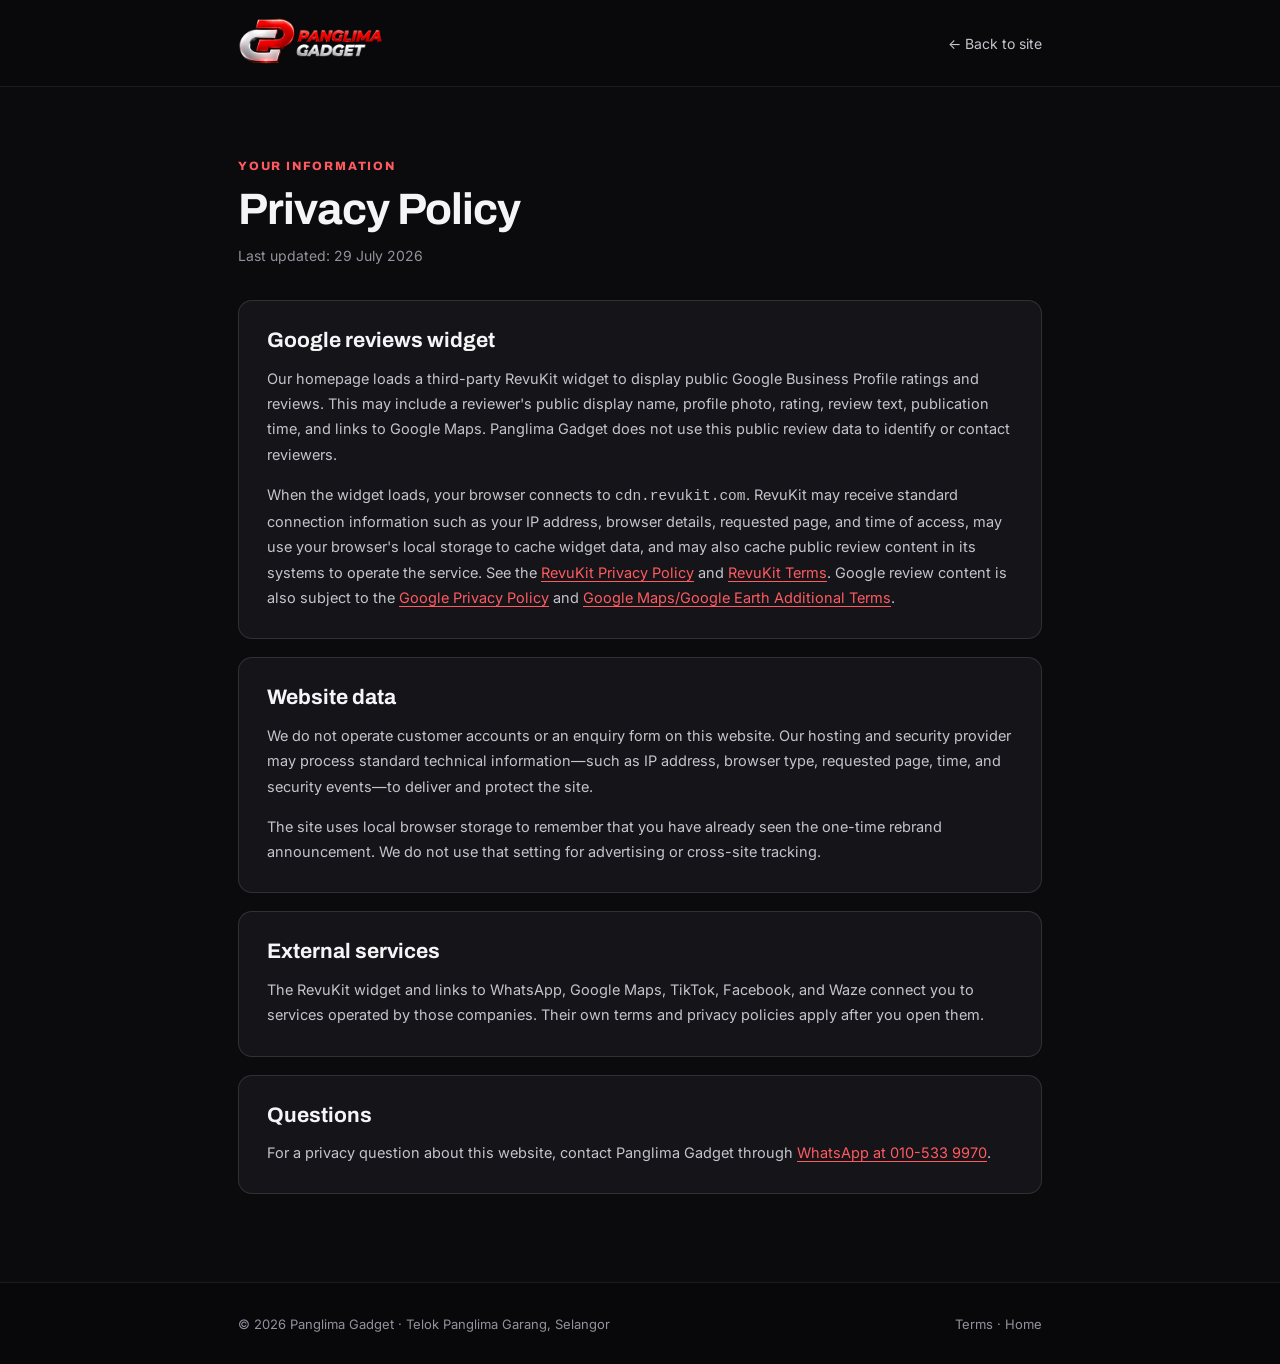
<file: privacy.html>
<!DOCTYPE html>
<html lang="en">
<head>
<meta charset="utf-8">
<meta name="viewport" content="width=device-width, initial-scale=1">
<title>Privacy Policy — Panglima Gadget</title>
<meta name="description" content="Privacy information for the Panglima Gadget website and its RevuKit Google reviews widget.">
<meta name="theme-color" content="#0b0b0e">
<link rel="canonical" href="https://panglimagadget.my/privacy.html">
<link rel="icon" type="image/png" href="images/favicon.png">
<link rel="apple-touch-icon" href="images/apple-touch-icon.png">
<link rel="preconnect" href="https://fonts.googleapis.com">
<link rel="preconnect" href="https://fonts.gstatic.com" crossorigin>
<link href="https://fonts.googleapis.com/css2?family=Archivo:wght@500..900&family=Inter:wght@400..600&display=swap" rel="stylesheet">
<style>
  :root{--bg:#0b0b0e;--card:#141419;--red:#e02128;--red-light:#ff5a60;--t1:#f5f5f7;--t4:#c4c4cc;--t6:#92929d;--b1:rgba(255,255,255,.08);--b2:rgba(255,255,255,.12);--head:"Archivo",sans-serif;--body:"Inter",sans-serif;}
  *{box-sizing:border-box}html{background:var(--bg);color:var(--t1);font-family:var(--body)}body{margin:0}a{color:inherit;text-decoration:none}.wrap{width:min(860px,100%);margin:auto;padding-inline:28px}
  header{border-bottom:1px solid var(--b1);background:#09090c}header .wrap{min-height:86px;display:flex;align-items:center;justify-content:space-between;gap:20px}header img{width:145px;height:auto}.back{color:var(--t4);font-size:14px}.back:hover,a.inline:hover{color:var(--red-light)}
  main .wrap{padding-top:72px;padding-bottom:88px}.eyebrow{color:var(--red-light);font-family:var(--head);font-size:12px;font-weight:800;letter-spacing:1.8px;text-transform:uppercase}h1{margin:12px 0 14px;font-family:var(--head);font-size:44px;letter-spacing:-1px}.updated{margin:0 0 36px;color:var(--t6);font-size:14px}
  .policy{margin-top:18px;padding:28px;border:1px solid var(--b2);border-radius:14px;background:var(--card)}h2{margin:0 0 12px;font-family:var(--head);font-size:21px}.policy p,.policy li{color:var(--t4);font-size:14.5px;line-height:1.75}.policy p:last-child{margin-bottom:0}.policy ul{padding-left:20px}.inline{color:var(--red-light);text-decoration:underline;text-underline-offset:3px}
  footer{border-top:1px solid var(--b1);background:#08080a}footer .wrap{min-height:82px;display:flex;align-items:center;justify-content:space-between;gap:20px;flex-wrap:wrap;color:var(--t6);font-size:13px}
  @media(max-width:600px){.wrap{padding-inline:20px}header .wrap{min-height:72px}header img{width:120px}main .wrap{padding-top:50px;padding-bottom:64px}h1{font-size:34px}.policy{padding:22px}}
</style>
</head>
<body>
<header>
  <div class="wrap">
    <a href="index.html" aria-label="Panglima Gadget home"><img src="images/panglima-gadget-header-logo-transparent.png" alt="Panglima Gadget" width="362" height="120"></a>
    <a class="back" href="index.html">← Back to site</a>
  </div>
</header>
<main>
  <div class="wrap">
    <div class="eyebrow">Your information</div>
    <h1>Privacy Policy</h1>
    <p class="updated">Last updated: 29 July 2026</p>

    <section class="policy">
      <h2>Google reviews widget</h2>
      <p>Our homepage loads a third-party RevuKit widget to display public Google Business Profile ratings and reviews. This may include a reviewer's public display name, profile photo, rating, review text, publication time, and links to Google Maps. Panglima Gadget does not use this public review data to identify or contact reviewers.</p>
      <p>When the widget loads, your browser connects to <code>cdn.revukit.com</code>. RevuKit may receive standard connection information such as your IP address, browser details, requested page, and time of access, may use your browser's local storage to cache widget data, and may also cache public review content in its systems to operate the service. See the <a class="inline" href="https://www.revukit.com/privacy" target="_blank" rel="noopener">RevuKit Privacy Policy</a> and <a class="inline" href="https://www.revukit.com/terms" target="_blank" rel="noopener">RevuKit Terms</a>. Google review content is also subject to the <a class="inline" href="https://policies.google.com/privacy" target="_blank" rel="noopener">Google Privacy Policy</a> and <a class="inline" href="https://maps.google.com/help/terms_maps/" target="_blank" rel="noopener">Google Maps/Google Earth Additional Terms</a>.</p>
    </section>

    <section class="policy">
      <h2>Website data</h2>
      <p>We do not operate customer accounts or an enquiry form on this website. Our hosting and security provider may process standard technical information—such as IP address, browser type, requested page, time, and security events—to deliver and protect the site.</p>
      <p>The site uses local browser storage to remember that you have already seen the one-time rebrand announcement. We do not use that setting for advertising or cross-site tracking.</p>
    </section>

    <section class="policy">
      <h2>External services</h2>
      <p>The RevuKit widget and links to WhatsApp, Google Maps, TikTok, Facebook, and Waze connect you to services operated by those companies. Their own terms and privacy policies apply after you open them.</p>
    </section>

    <section class="policy">
      <h2>Questions</h2>
      <p>For a privacy question about this website, contact Panglima Gadget through <a class="inline" href="https://api.whatsapp.com/send?phone=60105339970&text=Hi%20Panglima%20Gadget%2C%20I%20have%20a%20privacy%20question%20about%20your%20website." target="_blank" rel="noopener">WhatsApp at 010-533 9970</a>.</p>
    </section>
  </div>
</main>
<footer>
  <div class="wrap">
    <span>© 2026 Panglima Gadget · Telok Panglima Garang, Selangor</span>
    <span><a href="terms.html">Terms</a> · <a href="index.html">Home</a></span>
  </div>
</footer>
</body>
</html>
</file>
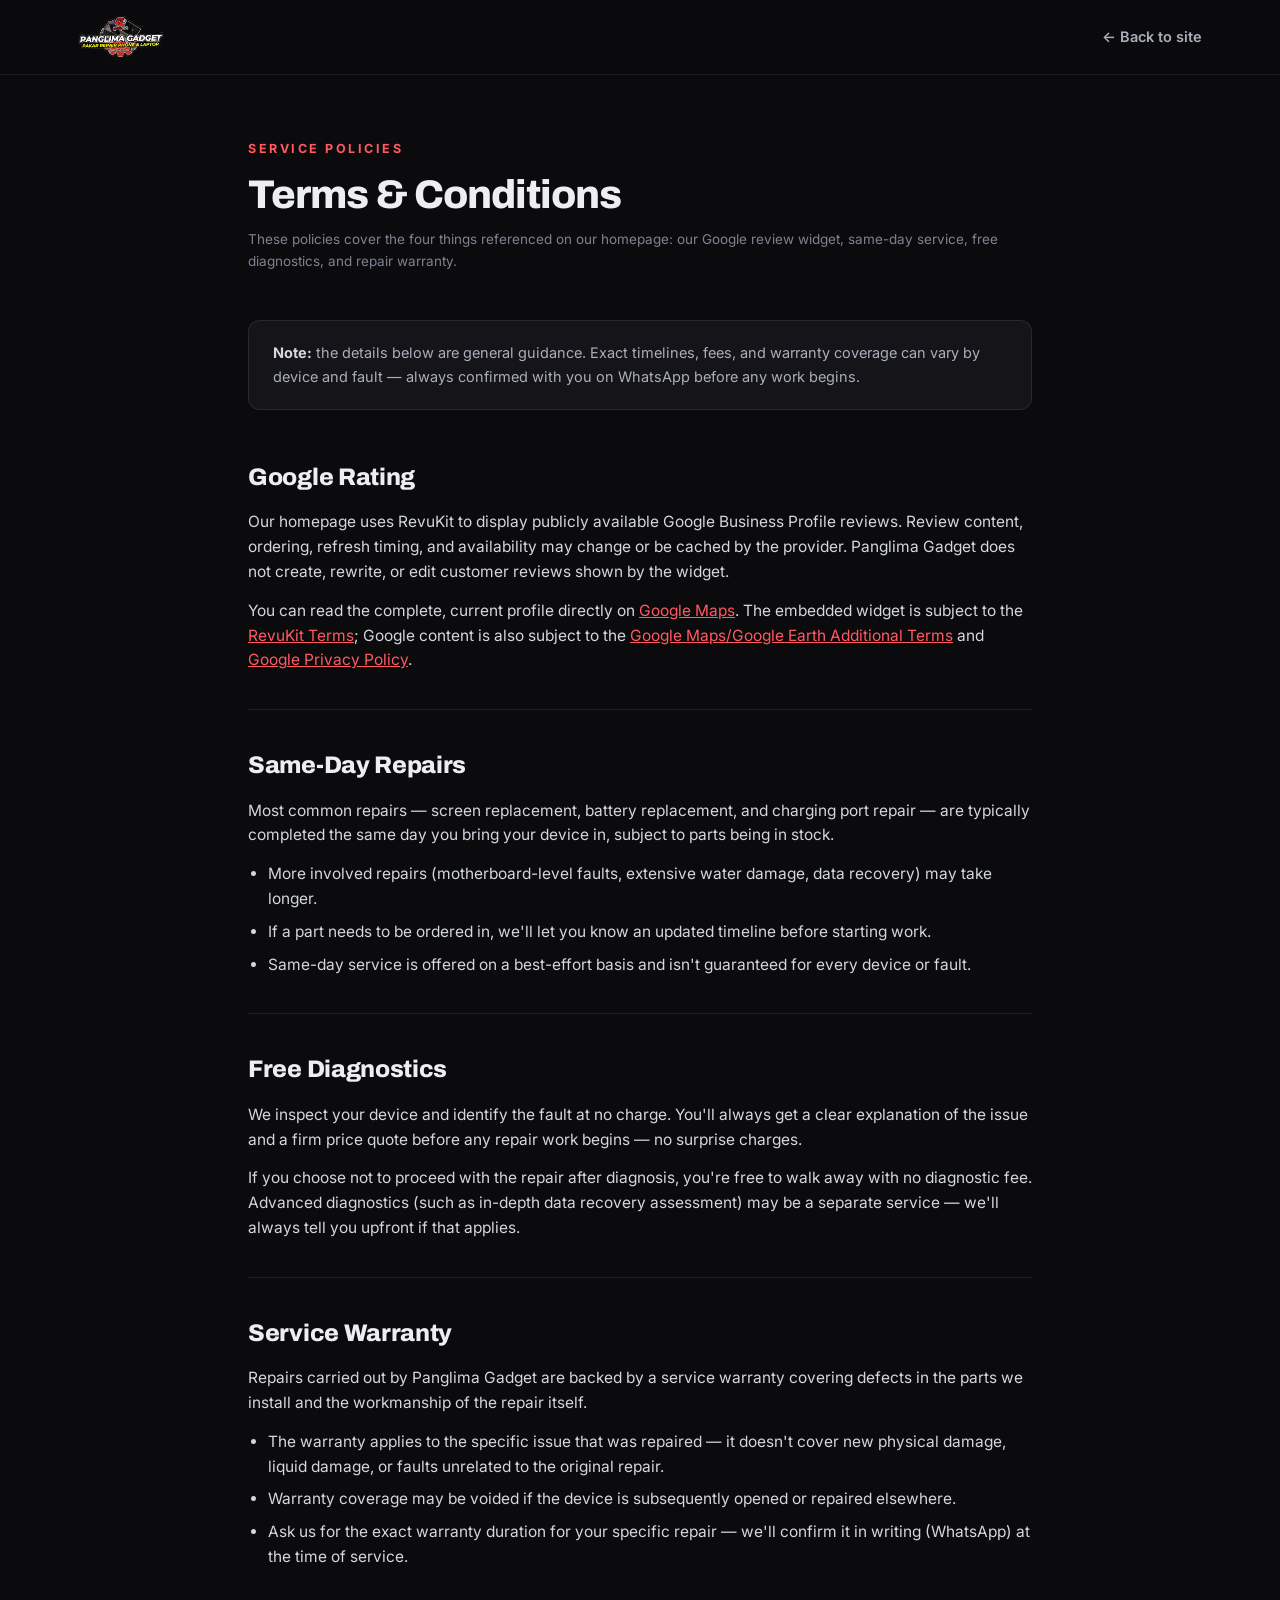
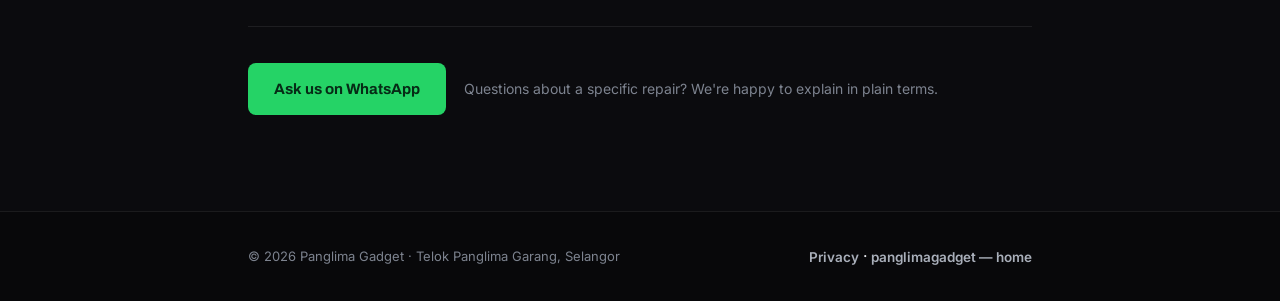
<file: terms.html>
<!DOCTYPE html>
<html lang="en">
<head>
<meta charset="utf-8">
<meta name="viewport" content="width=device-width, initial-scale=1">
<title>Terms &amp; Conditions — Panglima Gadget</title>
<meta name="description" content="Service terms for Panglima Gadget: Google rating, same-day repairs, free diagnostics, and warranty policy.">
<meta name="theme-color" content="#0b0b0e">
<link rel="canonical" href="https://panglimagadget.my/terms.html">
<link rel="icon" type="image/png" href="images/favicon.png">
<link rel="apple-touch-icon" href="images/apple-touch-icon.png">
<link rel="preconnect" href="https://fonts.googleapis.com">
<link rel="preconnect" href="https://fonts.gstatic.com" crossorigin>
<link href="https://fonts.googleapis.com/css2?family=Archivo:wght@500..900&family=Inter:wght@400..600&display=swap" rel="stylesheet">

<style>
  :root{
    --bg:#0b0b0e; --card:#141419; --footer:#08080a;
    --red:#e02128; --red-light:#ff5a60;
    --wa:#25d366; --wa-hover:#3ee87a; --wa-ink:#062b16;
    --green:#4ade80;
    --t1:#eceef2; --t2:#d3d7de; --t4:#a9afba; --t5:#8b909b; --t6:#7d838f; --t8:#7d838f;
    --b1:rgba(255,255,255,.08); --b2:rgba(255,255,255,.09);
    --sans:'Inter',system-ui,sans-serif; --head:'Archivo',system-ui,sans-serif;
  }
  *{box-sizing:border-box;}
  html,body{margin:0;padding:0;}
  body{background:var(--bg);color:var(--t1);font-family:var(--sans);-webkit-font-smoothing:antialiased;line-height:1.6;}
  a{color:inherit;text-decoration:none;transition:color .18s ease,background-color .18s ease,border-color .18s ease,transform .2s ease;}
  img{display:block;max-width:100%;}
  ::selection{background:var(--red);color:#fff;}
  .wrap{max-width:840px;margin:0 auto;padding:0 28px;}

  header{position:sticky;top:0;z-index:60;background:rgba(11,11,14,.85);backdrop-filter:blur(14px);
    -webkit-backdrop-filter:blur(14px);border-bottom:1px solid var(--b1);}
  .nav{max-width:1180px;margin:0 auto;padding:0 28px;height:74px;display:flex;align-items:center;justify-content:space-between;gap:20px;}
  .nav img{height:42px;width:auto;}
  .back{font-size:14.5px;font-weight:600;color:var(--t4);}
  .back:hover{color:#fff;}

  main{padding:64px 0 96px;}
  .eyebrow{font-size:12.5px;font-weight:700;letter-spacing:2.5px;text-transform:uppercase;color:var(--red-light);margin-bottom:14px;}
  h1{font-family:var(--head);font-size:40px;font-weight:800;letter-spacing:-1px;line-height:1.1;margin:0 0 12px;}
  .updated{font-size:13.5px;color:var(--t6);margin:0 0 48px;}

  .note{background:var(--card);border:1px solid var(--b2);border-radius:12px;padding:20px 24px;
    font-size:14.5px;color:var(--t4);line-height:1.65;margin-bottom:48px;}
  .note strong{color:var(--t2);}

  section.term{padding-top:36px;margin-top:36px;border-top:1px solid var(--b1);scroll-margin-top:96px;}
  section.term:first-of-type{border-top:none;margin-top:0;padding-top:0;}
  h2{font-family:var(--head);font-size:24px;font-weight:800;letter-spacing:-.3px;margin:0 0 14px;}
  section.term p{font-size:15.5px;color:var(--t2);margin:0 0 14px;}
  section.term p:last-child{margin-bottom:0;}
  section.term ul{margin:0 0 14px;padding-left:20px;color:var(--t2);font-size:15.5px;}
  section.term li{margin-bottom:8px;}

  .cta-row{margin-top:56px;padding-top:36px;border-top:1px solid var(--b1);display:flex;align-items:center;gap:18px;flex-wrap:wrap;}
  .btn-wa{display:inline-flex;align-items:center;gap:10px;background:var(--wa);color:var(--wa-ink);
    padding:14px 26px;border-radius:8px;font-weight:700;font-size:15px;font-family:var(--head);}
  .btn-wa:hover{background:var(--wa-hover);transform:translateY(-2px);}
  .cta-row span{font-size:14px;color:var(--t6);}

  footer{background:var(--footer);border-top:1px solid var(--b1);}
  footer .wrap{padding:32px 28px;display:flex;align-items:center;justify-content:space-between;gap:20px;flex-wrap:wrap;}
  footer .copyright{font-size:13px;color:var(--t8);}
  footer a.home{font-size:13.5px;font-weight:600;color:var(--t4);}
  footer a.home:hover{color:var(--red-light);}

  @media (max-width:600px){
    h1{font-size:30px;}
    main{padding:44px 0 72px;}
  }
</style>
</head>
<body>

<header>
  <div class="nav">
    <a href="index.html" aria-label="Panglima Gadget home"><img src="logo.png" alt="Panglima Gadget" width="326" height="160" decoding="async"></a>
    <a class="back" href="index.html">← Back to site</a>
  </div>
</header>

<main>
  <div class="wrap">
    <div class="eyebrow">Service Policies</div>
    <h1>Terms &amp; Conditions</h1>
    <p class="updated">These policies cover the four things referenced on our homepage: our Google review widget, same-day service, free diagnostics, and repair warranty.</p>

    <div class="note">
      <strong>Note:</strong> the details below are general guidance. Exact timelines, fees, and warranty coverage can vary by device and fault — always confirmed with you on WhatsApp before any work begins.
    </div>

    <section class="term" id="google-rating">
      <h2>Google Rating</h2>
      <p>Our homepage uses RevuKit to display publicly available Google Business Profile reviews. Review content, ordering, refresh timing, and availability may change or be cached by the provider. Panglima Gadget does not create, rewrite, or edit customer reviews shown by the widget.</p>
      <p>You can read the complete, current profile directly on <a href="https://maps.app.goo.gl/ydq99CnpTsHCHSBo6" target="_blank" rel="noopener" style="color:var(--red-light);text-decoration:underline;">Google Maps</a>. The embedded widget is subject to the <a href="https://www.revukit.com/terms" target="_blank" rel="noopener" style="color:var(--red-light);text-decoration:underline;">RevuKit Terms</a>; Google content is also subject to the <a href="https://maps.google.com/help/terms_maps/" target="_blank" rel="noopener" style="color:var(--red-light);text-decoration:underline;">Google Maps/Google Earth Additional Terms</a> and <a href="https://policies.google.com/privacy" target="_blank" rel="noopener" style="color:var(--red-light);text-decoration:underline;">Google Privacy Policy</a>.</p>
    </section>

    <section class="term" id="same-day">
      <h2>Same-Day Repairs</h2>
      <p>Most common repairs — screen replacement, battery replacement, and charging port repair — are typically completed the same day you bring your device in, subject to parts being in stock.</p>
      <ul>
        <li>More involved repairs (motherboard-level faults, extensive water damage, data recovery) may take longer.</li>
        <li>If a part needs to be ordered in, we'll let you know an updated timeline before starting work.</li>
        <li>Same-day service is offered on a best-effort basis and isn't guaranteed for every device or fault.</li>
      </ul>
    </section>

    <section class="term" id="diagnostics">
      <h2>Free Diagnostics</h2>
      <p>We inspect your device and identify the fault at no charge. You'll always get a clear explanation of the issue and a firm price quote before any repair work begins — no surprise charges.</p>
      <p>If you choose not to proceed with the repair after diagnosis, you're free to walk away with no diagnostic fee. Advanced diagnostics (such as in-depth data recovery assessment) may be a separate service — we'll always tell you upfront if that applies.</p>
    </section>

    <section class="term" id="warranty">
      <h2>Service Warranty</h2>
      <p>Repairs carried out by Panglima Gadget are backed by a service warranty covering defects in the parts we install and the workmanship of the repair itself.</p>
      <ul>
        <li>The warranty applies to the specific issue that was repaired — it doesn't cover new physical damage, liquid damage, or faults unrelated to the original repair.</li>
        <li>Warranty coverage may be voided if the device is subsequently opened or repaired elsewhere.</li>
        <li>Ask us for the exact warranty duration for your specific repair — we'll confirm it in writing (WhatsApp) at the time of service.</li>
      </ul>
    </section>

    <div class="cta-row">
      <a class="btn-wa" href="https://api.whatsapp.com/send?phone=60105339970&text=Hi%20Panglima%20Gadget%2C%20I%20have%20a%20question%20about%20your%20terms%20%26%20conditions." target="_blank" rel="noopener">
        Ask us on WhatsApp
      </a>
      <span>Questions about a specific repair? We're happy to explain in plain terms.</span>
    </div>
  </div>
</main>

<footer>
  <div class="wrap">
    <div class="copyright">© 2026 Panglima Gadget · Telok Panglima Garang, Selangor</div>
    <span><a class="home" href="privacy.html">Privacy</a> · <a class="home" href="index.html">panglimagadget — home</a></span>
  </div>
</footer>

</body>
</html>
</file>
